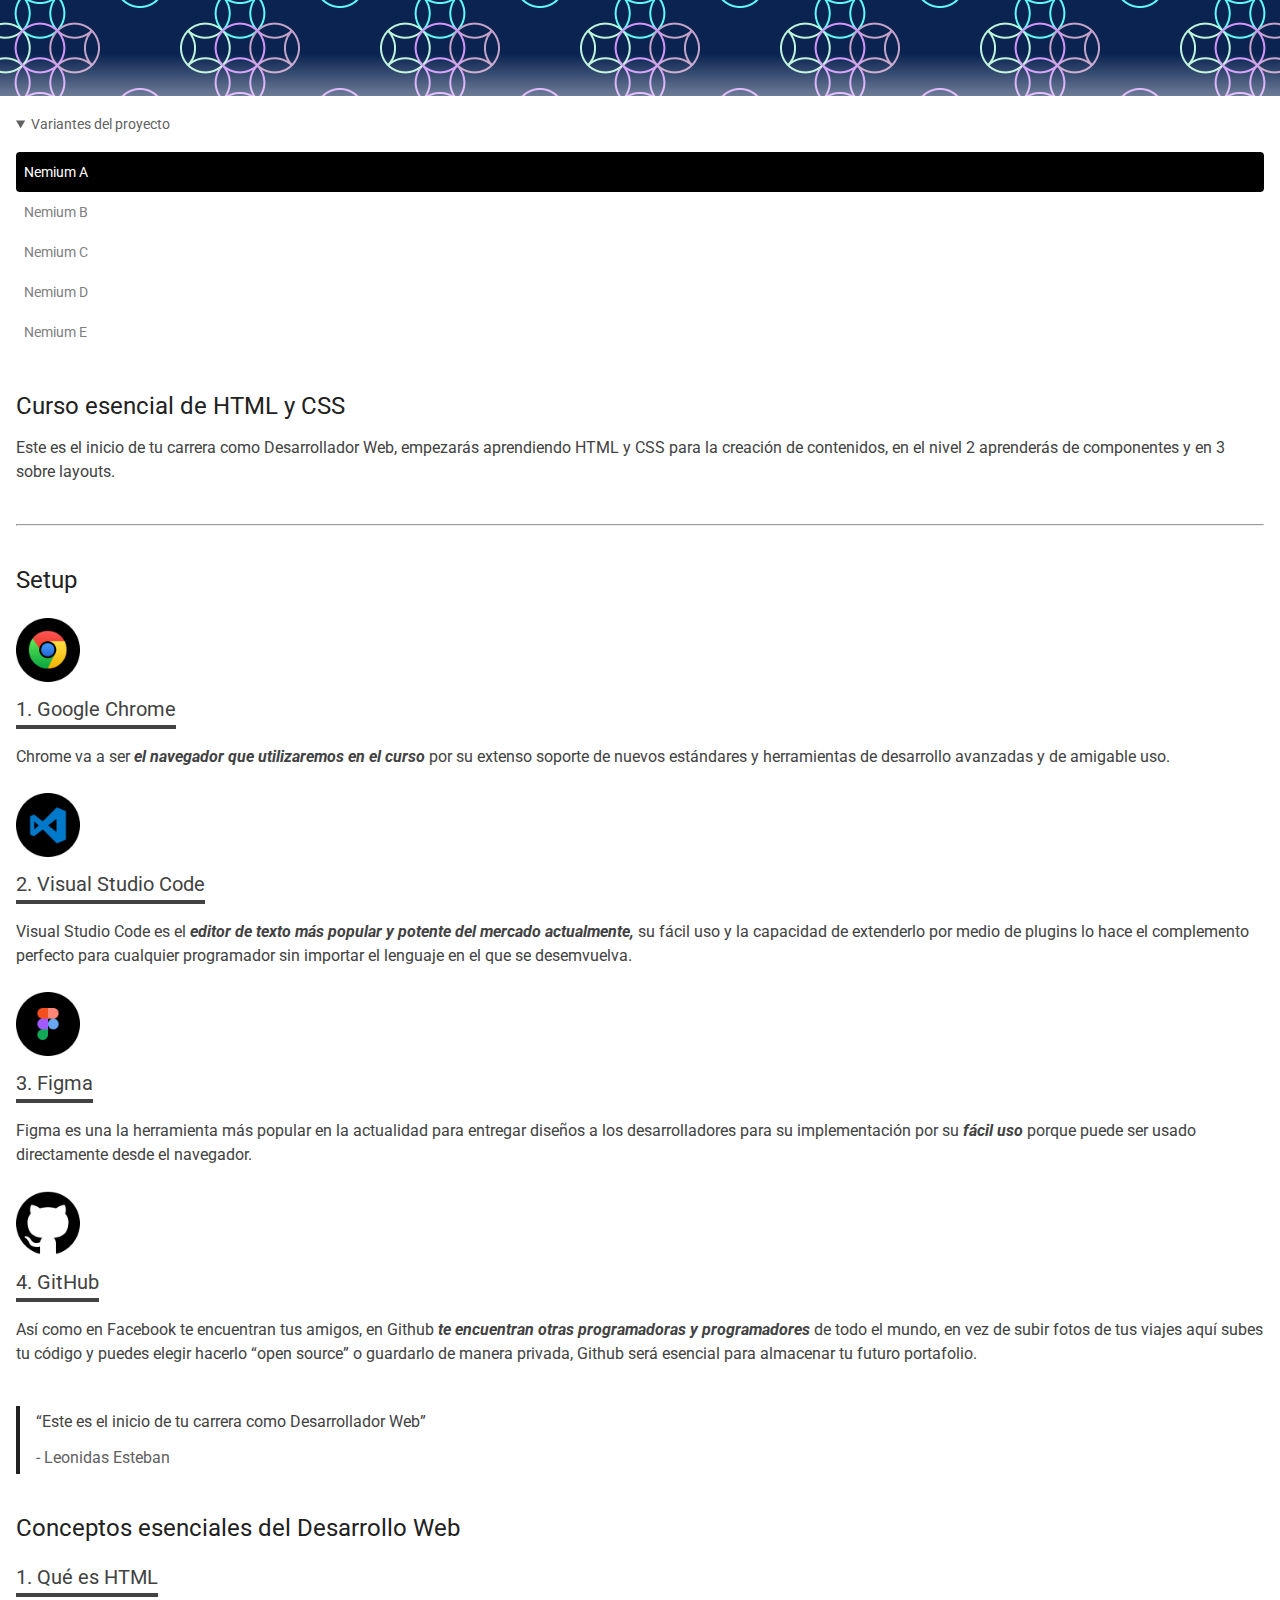
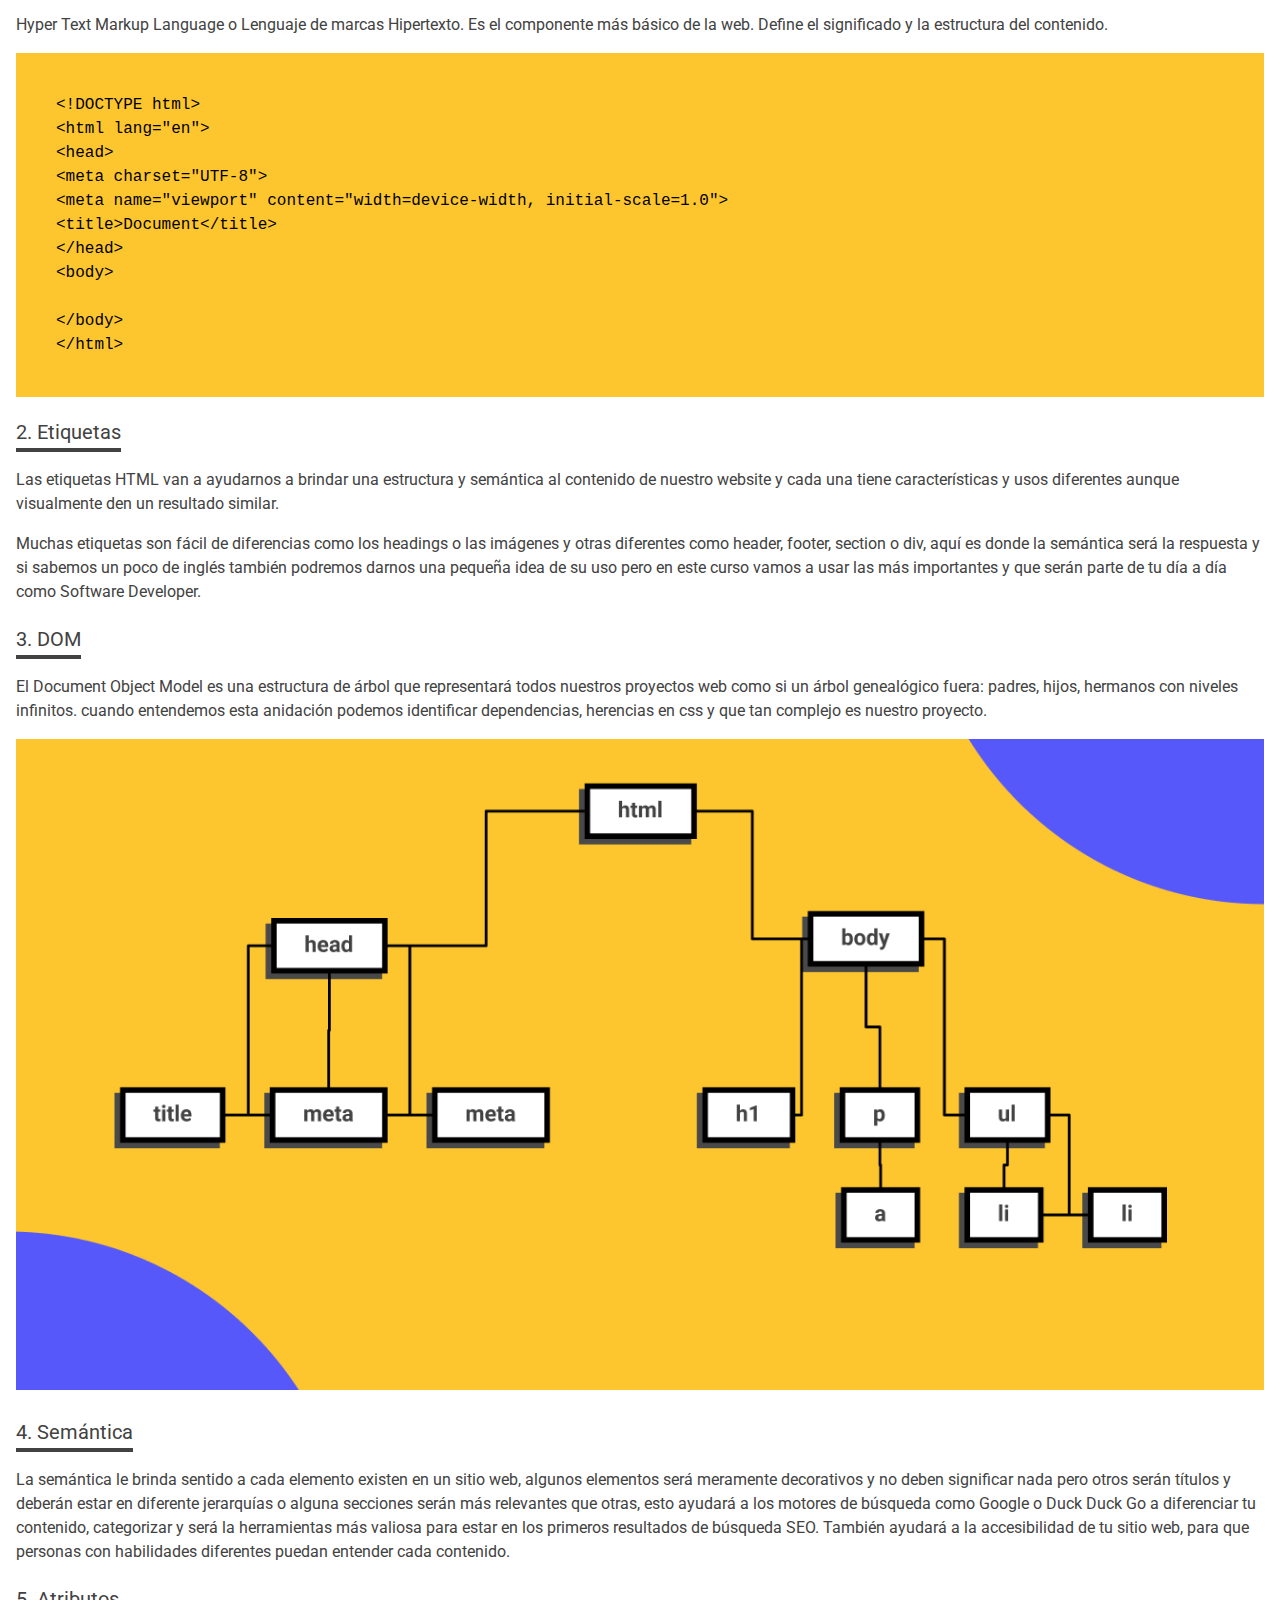
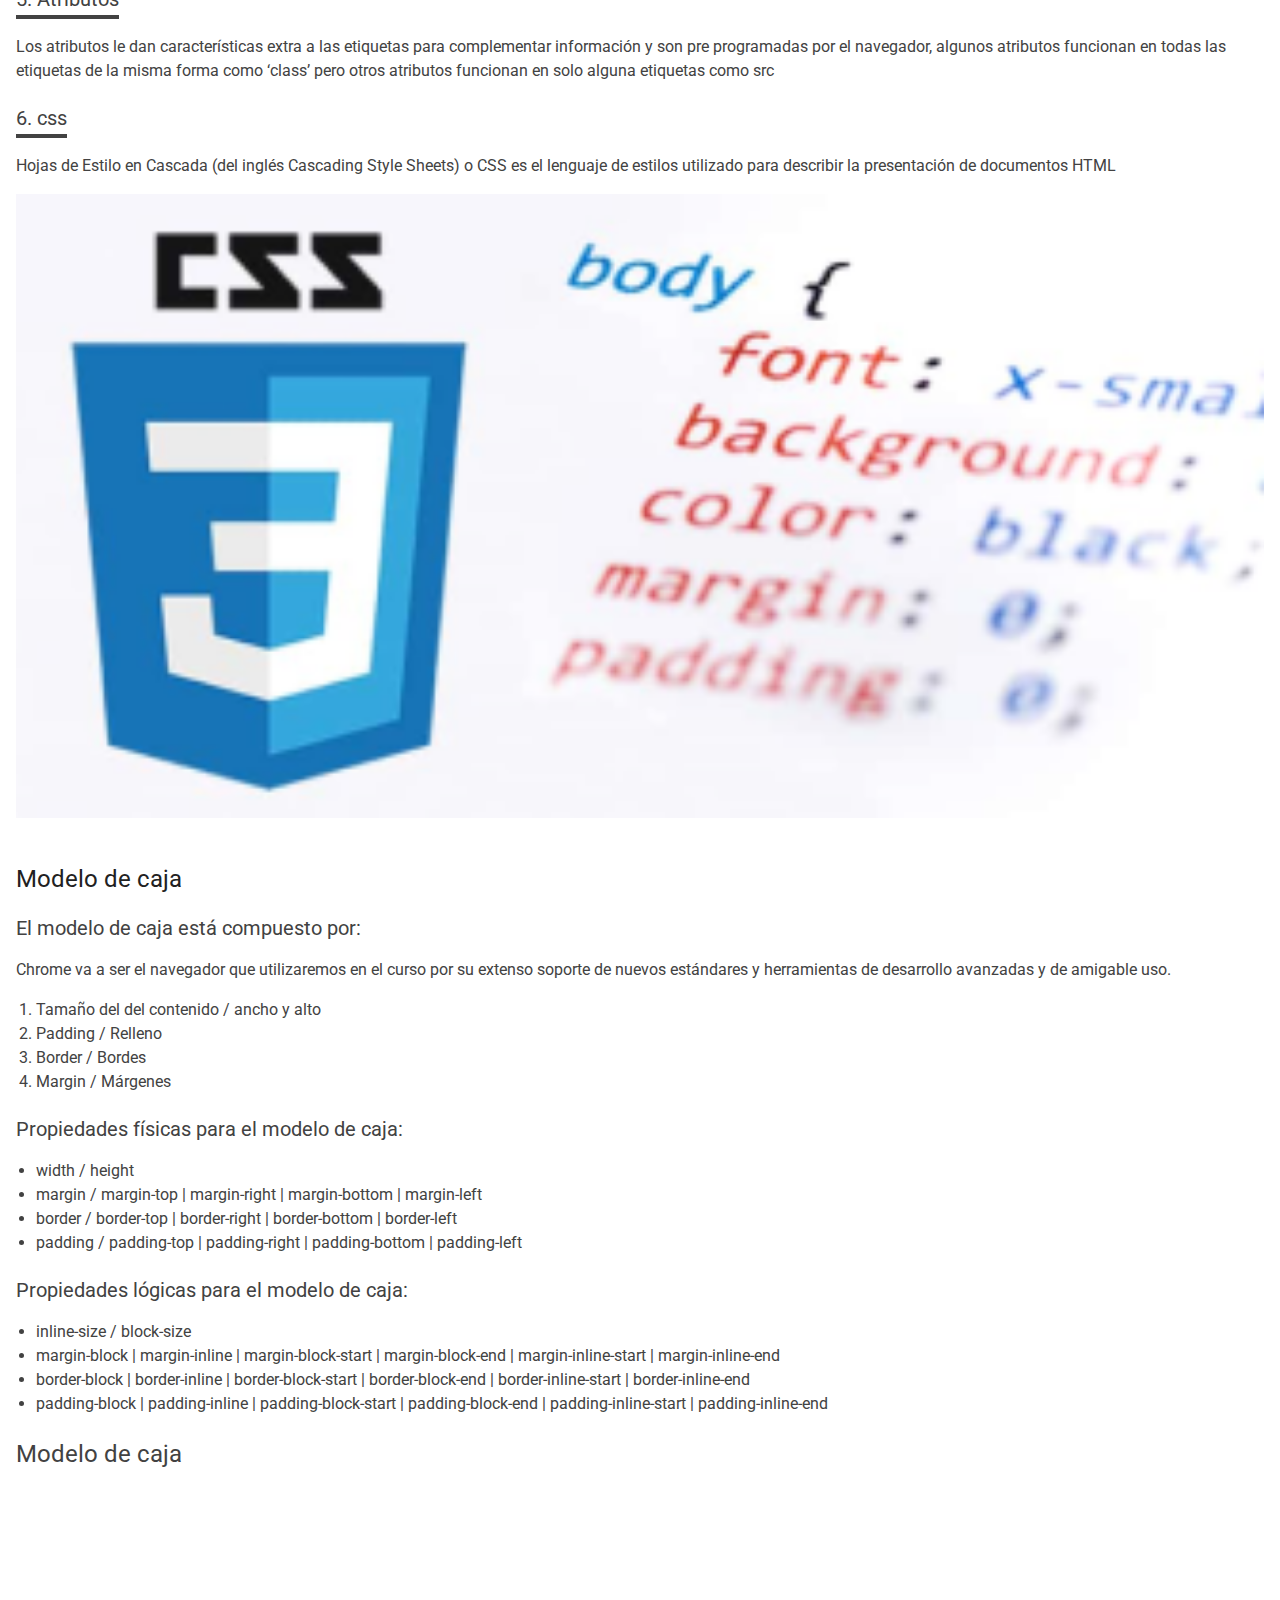
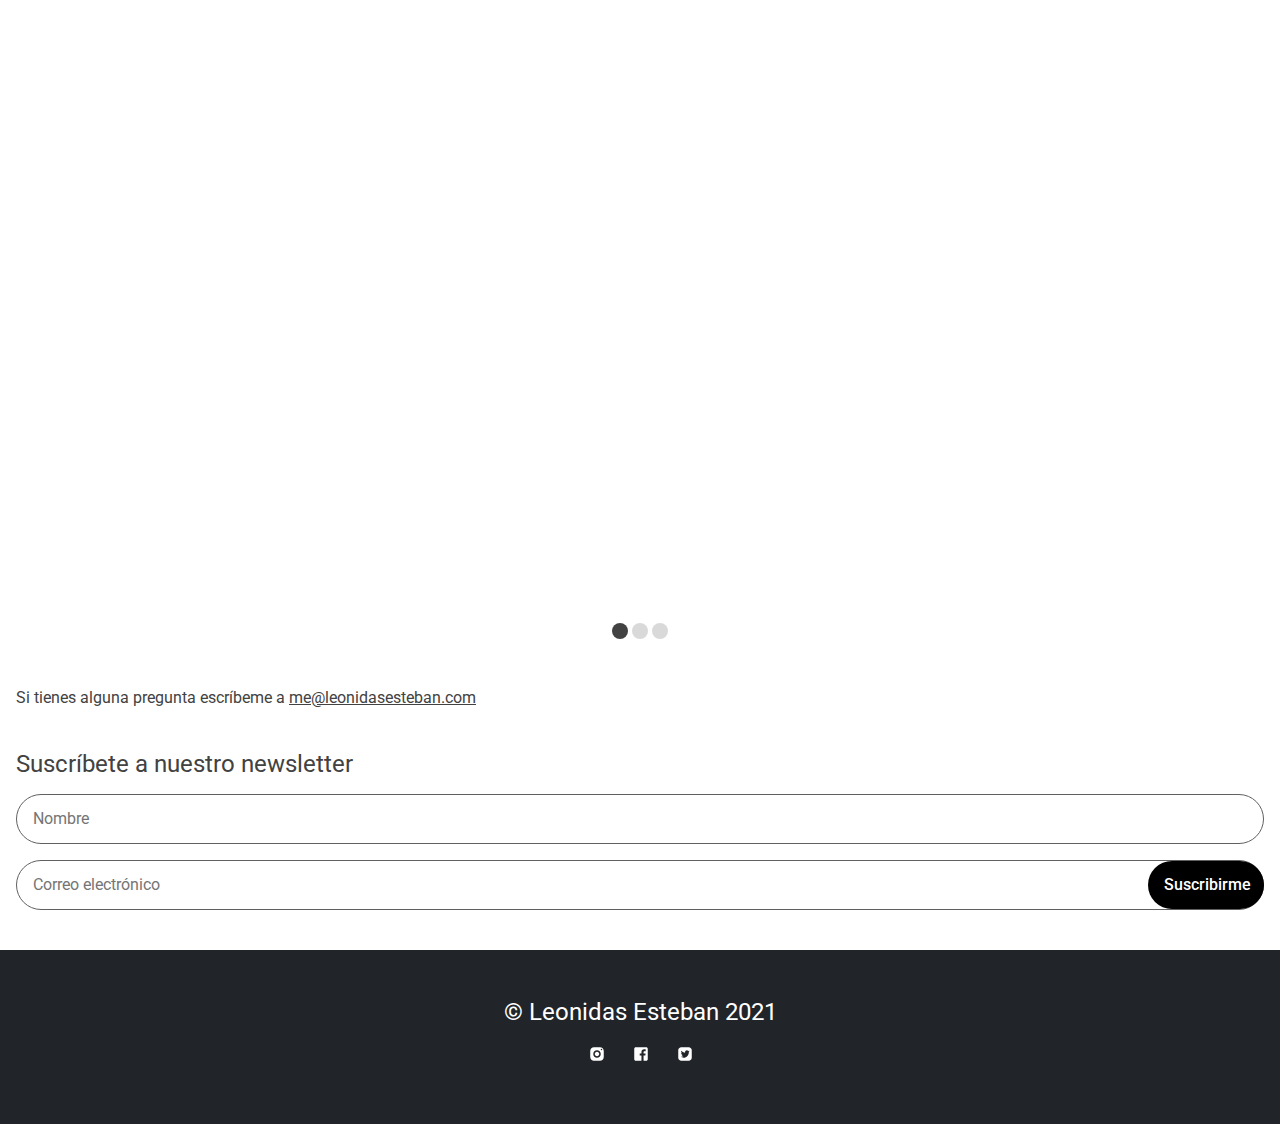
<file: html/index.html>
<!DOCTYPE html>
<html lang="en">
<head>
    <meta charset="UTF-8">
    <meta http-equiv="X-UA-Compatible" content="IE=edge">
    <meta name="viewport" content="width=device-width, initial-scale=1.0">
    <title>Nemium</title>
    <link rel="stylesheet" href="../css/style_A.css" type="text/css">
    <link rel="preconnect" href="https://fonts.gstatic.com">
    <link href="https://fonts.googleapis.com/css2?family=Roboto:ital,wght@0,400;0,500;1,700&display=swap" rel="stylesheet">
</head>
<body>
    <div class="hero"></div>
    <header class="header">
        <div class="wrapper">
            <div class="header-content">
                <nav class="header-content__nav">
                    <details open>
                        <summary>
                            Variantes del proyecto
                        </summary>
                        <ul>
                            <li><a href="#">Nemium A</a></li>
                            <li><a href="#">Nemium B</a></li>
                            <li><a href="#">Nemium C</a></li>
                            <li><a href="#">Nemium D</a></li>
                            <li><a href="#">Nemium E</a></li>
                        </ul>
                    </details>
                </nav>
                <nav class="header-content__nav">
                    <p>CONTENIDO</p>
                    <details open>
                        <summary>
                            Setup
                        </summary>
                        <ol>
                            <li><a href="#google">Google Chrome</a></li>
                            <li><a href="#vsc">Visual Studio Code</a></li>
                            <li><a href="#figma">Figma</a></li>
                            <li><a href="#github">GitHub</a></li>
                        </ol>
                    <details open>
                        <summary>
                            Conceptos esenciales del Desarrollo Web
                        </summary>
                        <ol>
                            <li><a href="#html">Qué es HTML</a></li>
                            <li><a href="#etiquetas">Etiquetas</a></li>
                            <li><a href="#dom">DOM</a></li>
                            <li><a href="#semantica">Semántica</a></li>
                            <li><a href="#atributos">Atributos</a></li>
                            <li><a href="#css">Qué es CSS</a></li>
                        </ol>
                    </details>
                </nav>
            </div>
        </div>
    </header>
    <main class="main">
        <div class="wrapper">
            <div class="main-content">
                <h1>
                    Curso esencial de HTML y CSS
                </h1>
                <p>
                    Este es el inicio de tu carrera como Desarrollador Web, empezarás aprendiendo HTML y CSS para la creación de contenidos, en el nivel 2 aprenderás de componentes y en 3 sobre layouts.
                </p>
            </div>

            <hr>
            <div class="main-content">
                <h2>Setup</h2>
                <figure class="logo">
                    <img src="../images/googleblack.png" alt="Logo de Google Chrome">
                </figure>
                <h3 id="google">Google Chrome</h3>
                <p>Chrome va a ser <i><b>el navegador que utilizaremos en el curso</b></i> por su extenso soporte de nuevos estándares y herramientas de desarrollo avanzadas y de amigable uso.</p>
                <figure class="logo">
                    <img src="../images/vscblack.png" alt="Logo de Visual Studio Code">
                </figure>
                <h3 id="vsc">Visual Studio Code</h3>
                <p>Visual Studio Code es el <i><b>editor de texto más popular y potente del mercado actualmente, </b></i> su fácil uso y la capacidad de extenderlo por medio de plugins lo hace el complemento perfecto para cualquier programador sin importar el lenguaje en el que se desemvuelva.</p>
                <figure class="logo">
                    <img src="../images/figmablack.png" alt="Logo de Figma">
                </figure>
                <h3 id="figma">Figma</h3>
                <p>Figma es una la herramienta más popular en la actualidad para entregar diseños a los desarrolladores para su implementación por su <i><b>fácil uso </b></i>porque puede ser usado directamente desde el navegador. </p>
                <figure class="logo">
                    <img src="../images/githubblack.png" alt="Logo de GitHub">
                </figure>
                <h3 id="github">GitHub</h3>
                <p>Así como en Facebook te encuentran tus amigos, en Github <i><b>te encuentran otras programadoras y programadores</b></i> de todo el mundo, en vez de subir fotos de tus viajes aquí subes tu código y puedes elegir hacerlo “open source” o guardarlo de manera privada, Github será esencial para almacenar tu futuro portafolio.</p>
                <blockquote>
                <p>
                    “Este es el inicio de tu carrera como Desarrollador Web”
                </p>
                <p>
                    <span>
                        - Leonidas Esteban
                    </span>
                </p>
                </blockquote>
            </div> 
            <div class="main-content">
                <h2>Conceptos esenciales del Desarrollo Web</h2>
                <h3 id="html">Qué es HTML</h3>
                <p>Hyper Text Markup Language o Lenguaje de marcas Hipertexto. Es el componente más básico de la web. Define el significado y la estructura del contenido.</p>
                <pre>
&lt;!DOCTYPE html&gt;
&lt;html lang=&quot;en&quot;&gt;
&lt;head&gt;
&lt;meta charset=&quot;UTF-8&quot;&gt;
&lt;meta name=&quot;viewport&quot; content=&quot;width=device-width, initial-scale=1.0&quot;&gt;
&lt;title&gt;Document&lt;/title&gt;
&lt;/head&gt;
&lt;body&gt;

&lt;/body&gt;
&lt;/html&gt;   </pre>
                <h3 id="etiquetas">Etiquetas</h3>
                <p>Las etiquetas HTML van a ayudarnos a brindar una estructura y semántica al contenido de nuestro website y cada una tiene características y usos diferentes aunque visualmente den un resultado similar.</p>
                <p>Muchas etiquetas son fácil de diferencias como los headings o las imágenes y otras diferentes como header, footer, section o div, aquí es donde la semántica será la respuesta y si sabemos un poco de inglés también podremos darnos una pequeña idea de su uso pero en este curso vamos a usar las más importantes y que serán parte de tu día a día como Software Developer.</p>
                <h3 id="dom">DOM</h3>
                <p>El Document Object Model es una estructura de árbol que representará todos nuestros proyectos web como si un árbol genealógico fuera: padres, hijos, hermanos con niveles infinitos. cuando entendemos esta anidación podemos identificar dependencias, herencias en css y que tan complejo es nuestro proyecto.</p>
                <figure>
                    <img src="../images/dom.png" alt="Representacion del Document Object Model" class="dom">
                </figure>
                <h3 id="semantica">Semántica</h3>
                <p>La semántica le brinda sentido a cada elemento existen en un sitio web, algunos elementos será meramente decorativos y no deben significar nada pero otros serán títulos y deberán estar en diferente jerarquías o alguna secciones serán más relevantes que otras, esto ayudará a los motores de búsqueda como Google o Duck Duck Go a diferenciar tu contenido, categorizar y será la herramientas más valiosa para estar en los primeros resultados de búsqueda SEO. También ayudará a la accesibilidad de tu sitio web, para que personas con habilidades diferentes puedan entender cada contenido.</p>
                <h3 id="atributos">Atributos</h3>
                <p>Los atributos le dan características extra a las etiquetas para complementar información y son pre programadas por el navegador, algunos atributos funcionan en todas las etiquetas de la misma forma como ‘class’ pero otros atributos funcionan en solo alguna etiquetas como src</p>
                <h3 id="css">css</h3>
                <p>Hojas de Estilo en Cascada (del inglés Cascading Style Sheets) o CSS es el lenguaje de estilos utilizado para describir la presentación de documentos HTML</p>
                <figure>
                    <img src="../images/css.png" alt="Imagen de CSS" class="css">
                </figure>
            </div>
            <div class="main-content">
                <h2>Modelo de caja</h2>
                <h3>El modelo de caja está compuesto por:</h3>
                <p>Chrome va a ser el navegador que utilizaremos en el curso por su extenso soporte de nuevos estándares y herramientas de desarrollo avanzadas y de amigable uso.</p>
                <ol>
                    <li>Tamaño del del contenido / ancho y alto</li>
                    <li>Padding / Relleno</li>
                    <li>Border / Bordes</li>
                    <li>Margin / Márgenes</li>
                </ol>
                <h3>Propiedades físicas para el modelo de caja:</h3>
                <ul>
                    <li>width / height</li>
                    <li>margin / margin-top | margin-right | margin-bottom | margin-left</li>
                    <li>border / border-top | border-right | border-bottom | border-left</li>
                    <li>padding / padding-top | padding-right | padding-bottom | padding-left</li>
                </ul>
                <h3>Propiedades lógicas para el modelo de caja:</h3>
                <ul>
                    <li>inline-size / block-size</li>
                    <li>margin-block | margin-inline | margin-block-start | margin-block-end | margin-inline-start | margin-inline-end</li>
                    <li>border-block | border-inline | border-block-start | border-block-end | border-inline-start | border-inline-end</li>
                    <li>padding-block | padding-inline | padding-block-start | padding-block-end | padding-inline-start | padding-inline-end</li>
                </ul>
            </div>
            <div class="main-content">
                <h2>Modelo de caja</h2>
                <div class="slider">
                    <scroll-container class="slider-container">
                        <scroll-page class="slider-slide" id="video-1">
                            <iframe class="video" width="560" height="315" src="https://www.youtube.com/embed/cuyYAYFI414" title="YouTube video player" frameborder="0" allow="accelerometer; autoplay; clipboard-write; encrypted-media; gyroscope; picture-in-picture" allowfullscreen></iframe>
                        </scroll-page>
                        <scroll-page class="slider-slide" id="video-2">
                            <iframe class="video" width="560" height="315" src="https://www.youtube.com/embed/GWAGgys6Qsw" title="YouTube video player" frameborder="0" allow="accelerometer; autoplay; clipboard-write; encrypted-media; gyroscope; picture-in-picture" allowfullscreen></iframe>
                        </scroll-page>
                        <scroll-page class="slider-slide" id="video-3">
                            <iframe class="video" width="560" height="315" src="https://www.youtube.com/embed/V79bslyDIT8" title="YouTube video player" frameborder="0" allow="accelerometer; autoplay; clipboard-write; encrypted-media; gyroscope; picture-in-picture" allowfullscreen></iframe>
                        </scroll-page>
                    </scroll-container>
                    <div class="slider-bullet-list">
                        <a href="#video-1" class="slider-bullet is-active"></a>
                        <a href="#video-2" class="slider-bullet"></a>
                        <a href="#video-3" class="slider-bullet"></a>
                    </div>
                </div>
            </div>
            <p>Si tienes alguna pregunta escríbeme a <a href="mailto:me@leonidasesteban.com">me@leonidasesteban.com</a></p>    
            <div class="main-content">
                <h2>Suscríbete a nuestro newsletter</h2>
                <form action="#" class="form">
                    <input type="text" placeholder="Nombre" required>
                    <input type="email" placeholder="Correo electrónico" required>
                    <button class="button">Suscribirme</button>
                </form>
            </div>
        </div>
    </main>
    <footer class="footer">
        <div class="footer-wrapper">
            <h2>© Leonidas Esteban 2021</h2>
            <div class="footer-social">
                <figure>
                    <img src="../images/instagram.svg" alt="Logo de Instagram">
                    <img src="../images/facebook.svg" alt="Logo de Facebook">
                    <img src="../images/twitter.svg" alt="Logo de Twitter">
                </figure>
            </div>
        </div>
    </footer>
</body>
</html>
</file>
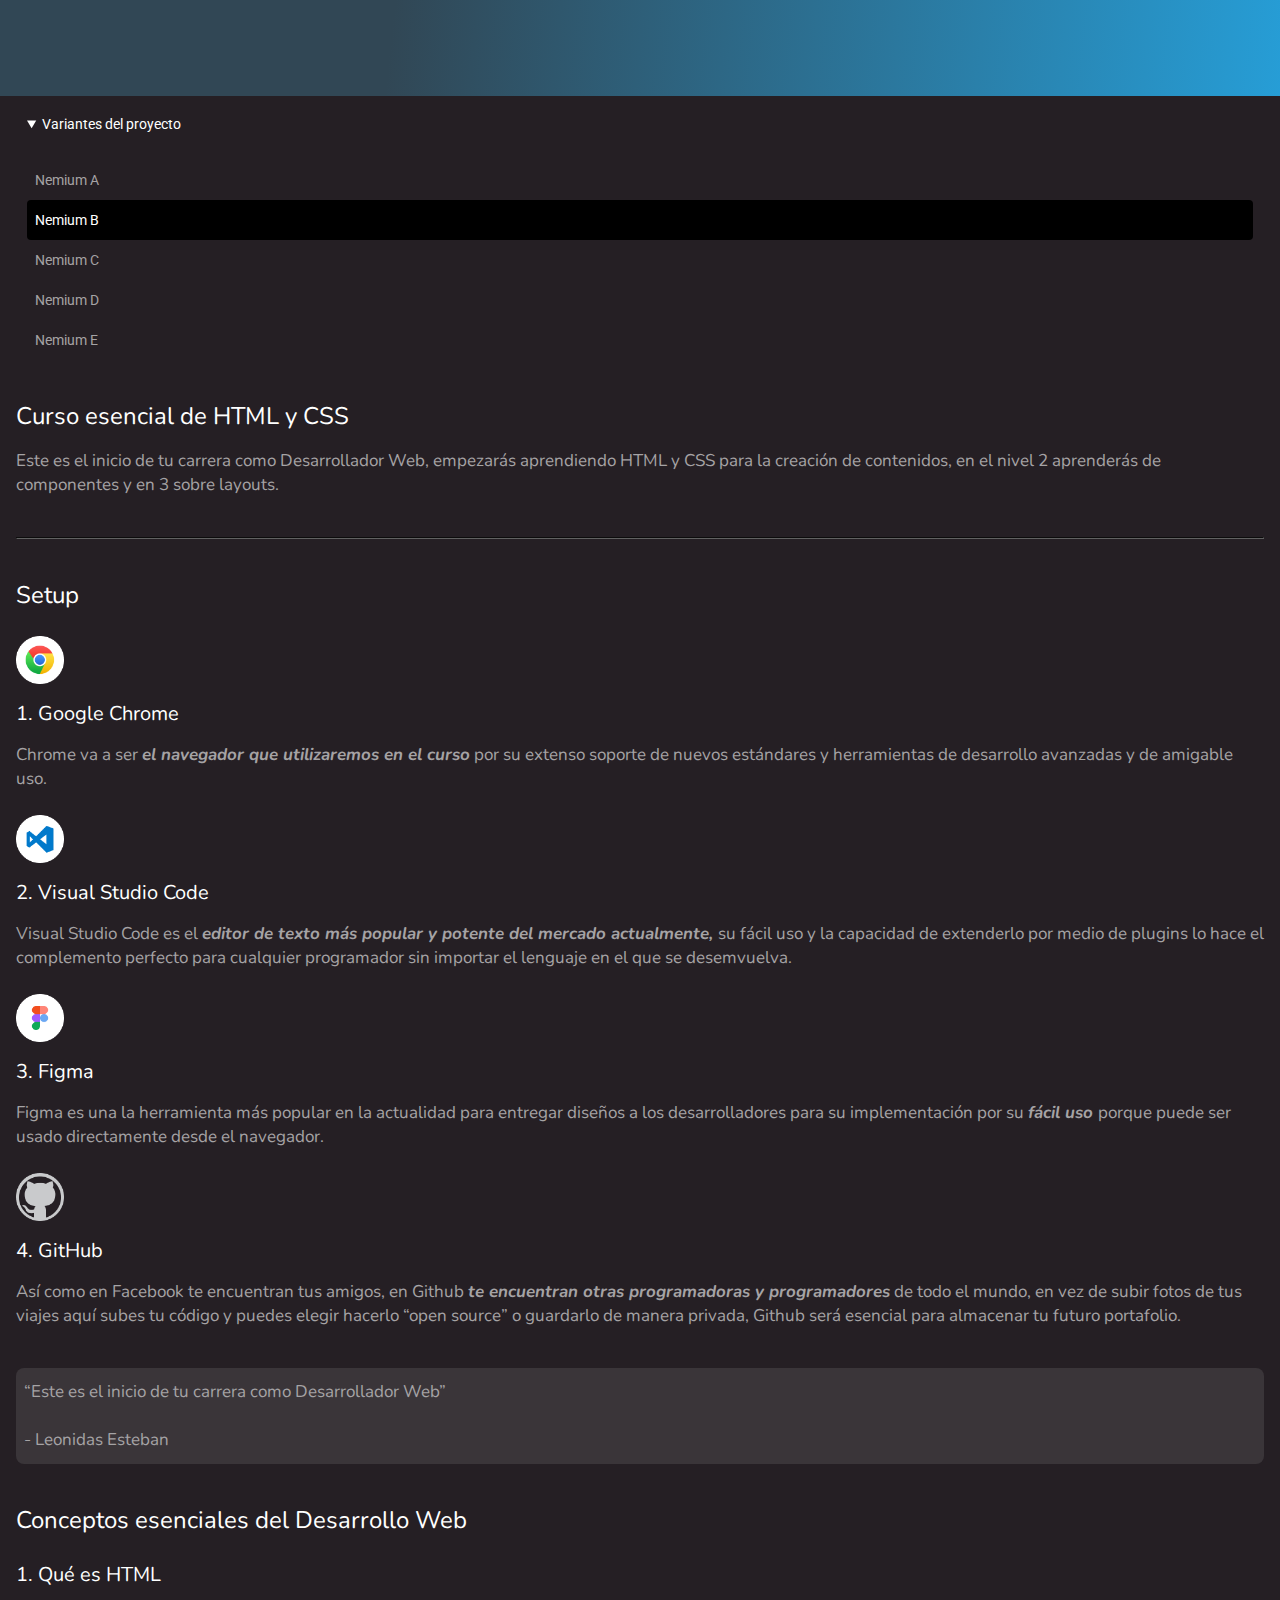
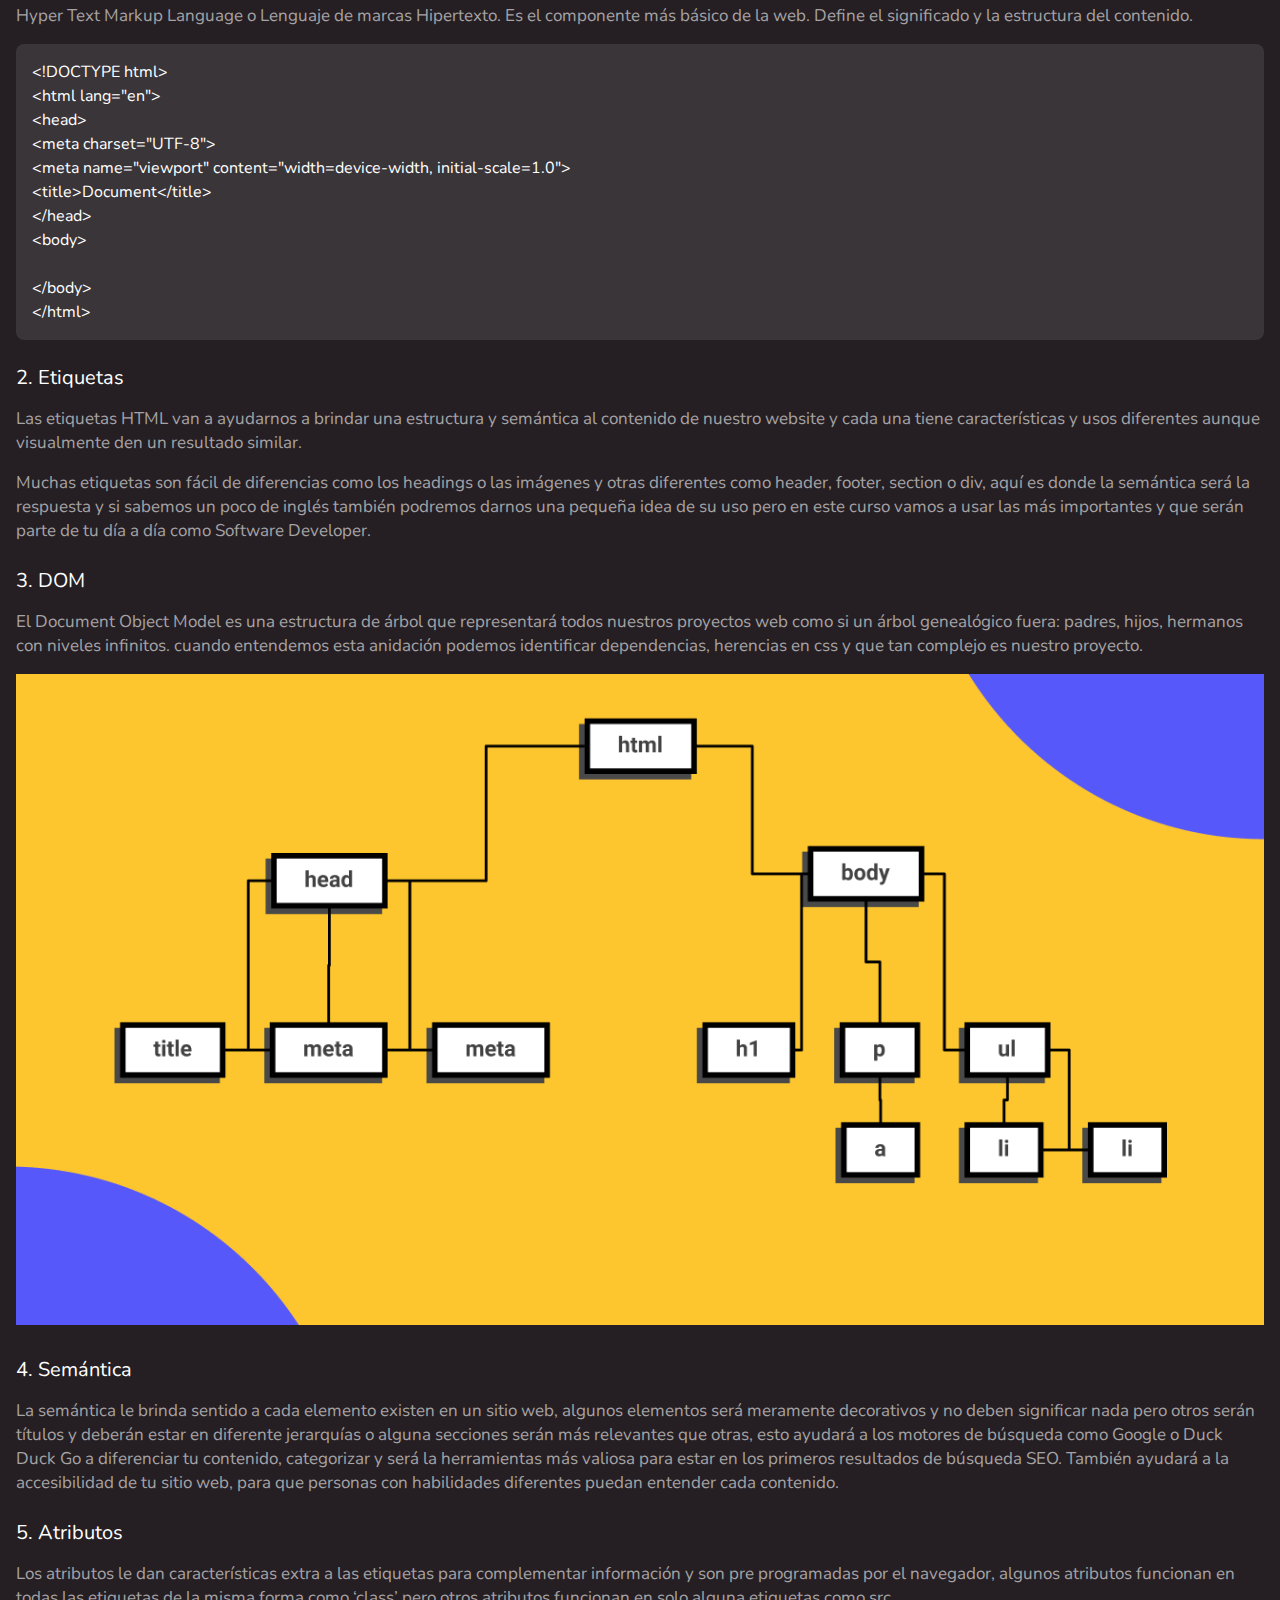
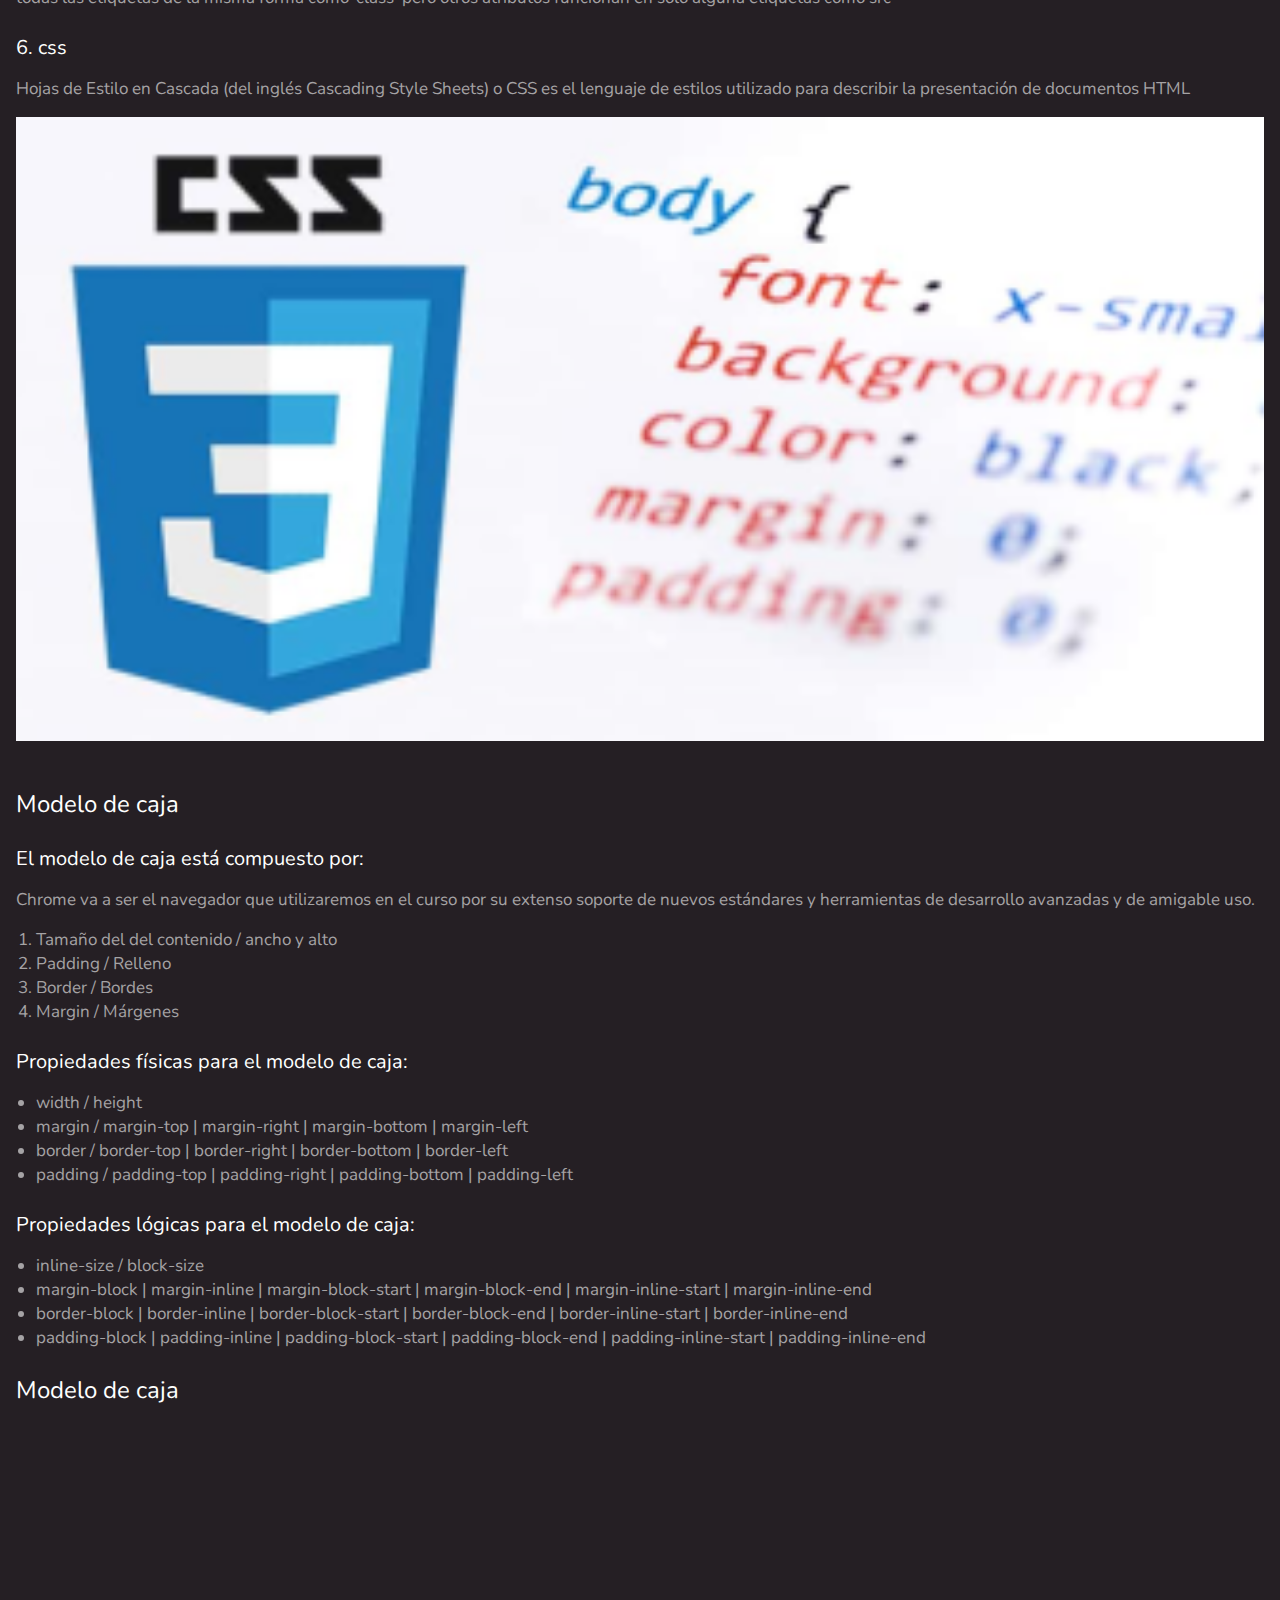
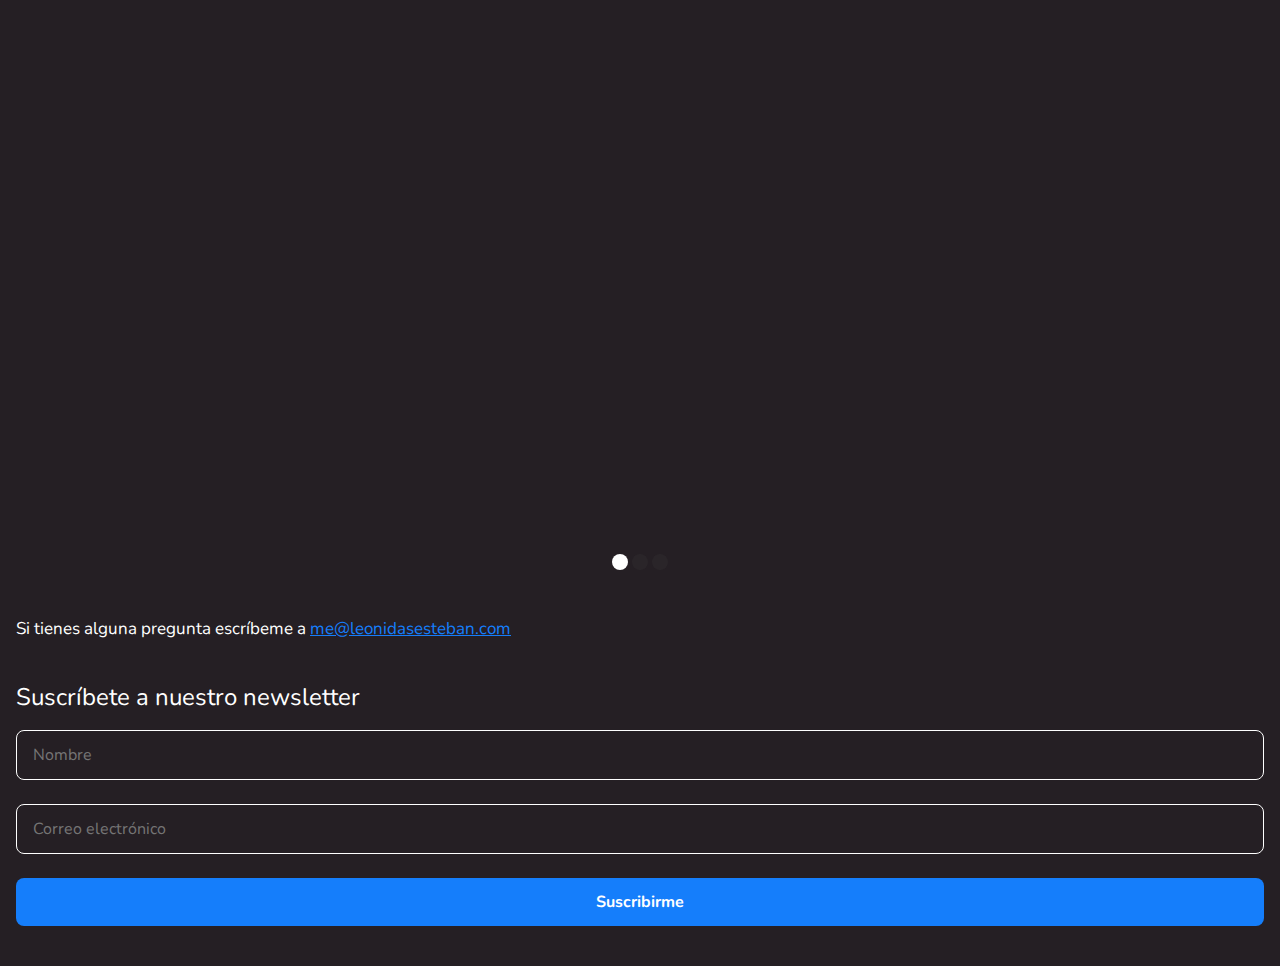
<file: html/nemiumB.html>
<!DOCTYPE html>
<html lang="en">
<head>
    <meta charset="UTF-8">
    <meta http-equiv="X-UA-Compatible" content="IE=edge">
    <meta name="viewport" content="width=device-width, initial-scale=1.0">
    <title>Nemium</title>
    <link rel="stylesheet" href="../css/style_B.css" type="text/css">
    <link rel="preconnect" href="https://fonts.gstatic.com">
    <link href="https://fonts.googleapis.com/css2?family=Roboto:ital,wght@0,400;0,500;1,700&display=swap" rel="stylesheet">
    <link rel="preconnect" href="https://fonts.gstatic.com">
    <link href="https://fonts.googleapis.com/css2?family=Nunito:wght@400;700&display=swap" rel="stylesheet">
</head>
<body>
    <div class="hero"></div>
    <header class="header">
        <div class="wrapper">
            <div class="header-content">
                <nav class="header-content__nav">
                    <details open>
                        <summary>
                            Variantes del proyecto
                        </summary>
                        <ul>
                            <li><a href="./index.html">Nemium A</a></li>
                            <li><a href="#">Nemium B</a></li>
                            <li><a href="./nemiumC.html">Nemium C</a></li>
                            <li><a href="./nemiumD.html">Nemium D</a></li>
                            <li><a href="./nemiumE.html">Nemium E</a></li>
                        </ul>
                    </details>
                </nav>
                <nav class="header-content__nav">
                    <p>CONTENIDO</p>
                    <details open>
                        <summary>
                            Setup
                        </summary>
                        <ol>
                            <li><a href="#google">Google Chrome</a></li>
                            <li><a href="#vsc">Visual Studio Code</a></li>
                            <li><a href="#figma">Figma</a></li>
                            <li><a href="#github">GitHub</a></li>
                        </ol>
                    </details>
                    <details open>
                        <summary>
                            Conceptos esenciales del Desarrollo Web
                        </summary>
                        <ol>
                            <li><a href="#html">Qué es HTML</a></li>
                            <li><a href="#etiquetas">Etiquetas</a></li>
                            <li><a href="#dom">DOM</a></li>
                            <li><a href="#semantica">Semántica</a></li>
                            <li><a href="#atributos">Atributos</a></li>
                            <li><a href="#css">Qué es CSS</a></li>
                        </ol>
                    </details>
                </nav>
            </div>
        </div>
    </header>
    <main class="main">
        <div class="wrapper">
            <div class="main-content">
                <h1>
                    Curso esencial de HTML y CSS
                </h1>
                <p>
                    Este es el inicio de tu carrera como Desarrollador Web, empezarás aprendiendo HTML y CSS para la creación de contenidos, en el nivel 2 aprenderás de componentes y en 3 sobre layouts.
                </p>
            </div>

            <hr>
            <div class="main-content">
                <h2>Setup</h2>
                <figure class="logo">
                    <img src="../images/googlewhite.png" alt="Logo de Google Chrome">
                </figure>
                <h3 id="google">Google Chrome</h3>
                <p>Chrome va a ser <i><b>el navegador que utilizaremos en el curso</b></i> por su extenso soporte de nuevos estándares y herramientas de desarrollo avanzadas y de amigable uso.</p>
                <figure class="logo">
                    <img src="../images/vscwhite.png" alt="Logo de Visual Studio Code">
                </figure>
                <h3 id="vsc">Visual Studio Code</h3>
                <p>Visual Studio Code es el <i><b>editor de texto más popular y potente del mercado actualmente, </b></i> su fácil uso y la capacidad de extenderlo por medio de plugins lo hace el complemento perfecto para cualquier programador sin importar el lenguaje en el que se desemvuelva.</p>
                <figure class="logo">
                    <img src="../images/figmawhite.png" alt="Logo de Figma">
                </figure>
                <h3 id="figma">Figma</h3>
                <p>Figma es una la herramienta más popular en la actualidad para entregar diseños a los desarrolladores para su implementación por su <i><b>fácil uso </b></i>porque puede ser usado directamente desde el navegador. </p>
                <figure class="logo">
                    <img src="../images/githubwhite.png" alt="Logo de GitHub">
                </figure>
                <h3 id="github">GitHub</h3>
                <p>Así como en Facebook te encuentran tus amigos, en Github <i><b>te encuentran otras programadoras y programadores</b></i> de todo el mundo, en vez de subir fotos de tus viajes aquí subes tu código y puedes elegir hacerlo “open source” o guardarlo de manera privada, Github será esencial para almacenar tu futuro portafolio.</p>
                <blockquote>
                <p>
                    “Este es el inicio de tu carrera como Desarrollador Web”
                </p>
                <p>
                    <span>
                        - Leonidas Esteban
                    </span>
                </p>
                </blockquote>
            </div> 
            <div class="main-content">
                <h2>Conceptos esenciales del Desarrollo Web</h2>
                <h3 id="html">Qué es HTML</h3>
                <p>Hyper Text Markup Language o Lenguaje de marcas Hipertexto. Es el componente más básico de la web. Define el significado y la estructura del contenido.</p>
                <pre>
&lt;!DOCTYPE html&gt;
&lt;html lang=&quot;en&quot;&gt;
&lt;head&gt;
&lt;meta charset=&quot;UTF-8&quot;&gt;
&lt;meta name=&quot;viewport&quot; content=&quot;width=device-width, initial-scale=1.0&quot;&gt;
&lt;title&gt;Document&lt;/title&gt;
&lt;/head&gt;
&lt;body&gt;

&lt;/body&gt;
&lt;/html&gt;   </pre>
                <h3 id="etiquetas">Etiquetas</h3>
                <p>Las etiquetas HTML van a ayudarnos a brindar una estructura y semántica al contenido de nuestro website y cada una tiene características y usos diferentes aunque visualmente den un resultado similar.</p>
                <p>Muchas etiquetas son fácil de diferencias como los headings o las imágenes y otras diferentes como header, footer, section o div, aquí es donde la semántica será la respuesta y si sabemos un poco de inglés también podremos darnos una pequeña idea de su uso pero en este curso vamos a usar las más importantes y que serán parte de tu día a día como Software Developer.</p>
                <h3 id="dom">DOM</h3>
                <p>El Document Object Model es una estructura de árbol que representará todos nuestros proyectos web como si un árbol genealógico fuera: padres, hijos, hermanos con niveles infinitos. cuando entendemos esta anidación podemos identificar dependencias, herencias en css y que tan complejo es nuestro proyecto.</p>
                <figure>
                    <img src="../images/dom.png" alt="Representacion del Document Object Model" class="dom">
                </figure>
                <h3 id="semantica">Semántica</h3>
                <p>La semántica le brinda sentido a cada elemento existen en un sitio web, algunos elementos será meramente decorativos y no deben significar nada pero otros serán títulos y deberán estar en diferente jerarquías o alguna secciones serán más relevantes que otras, esto ayudará a los motores de búsqueda como Google o Duck Duck Go a diferenciar tu contenido, categorizar y será la herramientas más valiosa para estar en los primeros resultados de búsqueda SEO. También ayudará a la accesibilidad de tu sitio web, para que personas con habilidades diferentes puedan entender cada contenido.</p>
                <h3 id="atributos">Atributos</h3>
                <p>Los atributos le dan características extra a las etiquetas para complementar información y son pre programadas por el navegador, algunos atributos funcionan en todas las etiquetas de la misma forma como ‘class’ pero otros atributos funcionan en solo alguna etiquetas como src</p>
                <h3 id="css">css</h3>
                <p>Hojas de Estilo en Cascada (del inglés Cascading Style Sheets) o CSS es el lenguaje de estilos utilizado para describir la presentación de documentos HTML</p>
                <figure class="imgage_css">
                    <img src="../images/css.png" alt="Imagen de CSS" class="css">
                </figure>
            </div>
            <div class="main-content">
                <h2>Modelo de caja</h2>
                <h3>El modelo de caja está compuesto por:</h3>
                <p>Chrome va a ser el navegador que utilizaremos en el curso por su extenso soporte de nuevos estándares y herramientas de desarrollo avanzadas y de amigable uso.</p>
                <ol>
                    <li>Tamaño del del contenido / ancho y alto</li>
                    <li>Padding / Relleno</li>
                    <li>Border / Bordes</li>
                    <li>Margin / Márgenes</li>
                </ol>
                <h3>Propiedades físicas para el modelo de caja:</h3>
                <ul>
                    <li>width / height</li>
                    <li>margin / margin-top | margin-right | margin-bottom | margin-left</li>
                    <li>border / border-top | border-right | border-bottom | border-left</li>
                    <li>padding / padding-top | padding-right | padding-bottom | padding-left</li>
                </ul>
                <h3>Propiedades lógicas para el modelo de caja:</h3>
                <ul>
                    <li>inline-size / block-size</li>
                    <li>margin-block | margin-inline | margin-block-start | margin-block-end | margin-inline-start | margin-inline-end</li>
                    <li>border-block | border-inline | border-block-start | border-block-end | border-inline-start | border-inline-end</li>
                    <li>padding-block | padding-inline | padding-block-start | padding-block-end | padding-inline-start | padding-inline-end</li>
                </ul>
            </div>
            <div class="main-content">
                <h2>Modelo de caja</h2>
                <div class="slider">
                    <scroll-container class="slider-container">
                        <scroll-page class="slider-slide" id="video-1">
                            <iframe class="video" width="560" height="315" src="https://www.youtube.com/embed/cuyYAYFI414" title="YouTube video player" frameborder="0" allow="accelerometer; autoplay; clipboard-write; encrypted-media; gyroscope; picture-in-picture" allowfullscreen></iframe>
                        </scroll-page>
                        <scroll-page class="slider-slide" id="video-2">
                            <iframe class="video" width="560" height="315" src="https://www.youtube.com/embed/GWAGgys6Qsw" title="YouTube video player" frameborder="0" allow="accelerometer; autoplay; clipboard-write; encrypted-media; gyroscope; picture-in-picture" allowfullscreen></iframe>
                        </scroll-page>
                        <scroll-page class="slider-slide" id="video-3">
                            <iframe class="video" width="560" height="315" src="https://www.youtube.com/embed/V79bslyDIT8" title="YouTube video player" frameborder="0" allow="accelerometer; autoplay; clipboard-write; encrypted-media; gyroscope; picture-in-picture" allowfullscreen></iframe>
                        </scroll-page>
                    </scroll-container>
                    <div class="slider-bullet-list">
                        <a href="#video-1" class="slider-bullet is-active"></a>
                        <a href="#video-2" class="slider-bullet"></a>
                        <a href="#video-3" class="slider-bullet"></a>
                    </div>
                </div>
            </div>
            <p>Si tienes alguna pregunta escríbeme a <a href="mailto:me@leonidasesteban.com">me@leonidasesteban.com</a></p>    
            <div class="main-content">
                <h2>Suscríbete a nuestro newsletter</h2>
                <form action="#" class="form">
                    <input type="text" placeholder="Nombre" required>
                    <input type="email" placeholder="Correo electrónico" required>
                    <button class="button">Suscribirme</button>
                </form>
            </div>
        </div>
    </main>
    <footer class="footer">
        <div class="footer-wrapper">
            <h2>© Leonidas Esteban 2021</h2>
            <div class="footer-social">
                <figure>
                    <a href="#"><img src="../images/instagram.svg" alt="Logo de Instagram"></a>
                    <a href="#"><img src="../images/facebook.svg" alt="Logo de Facebook"></a>
                    <a href="#"><img src="../images/twitter.svg" alt="Logo de Twitter"></a>
                </figure>
            </div>
        </div>
    </footer>
</body>
</html>
</file>
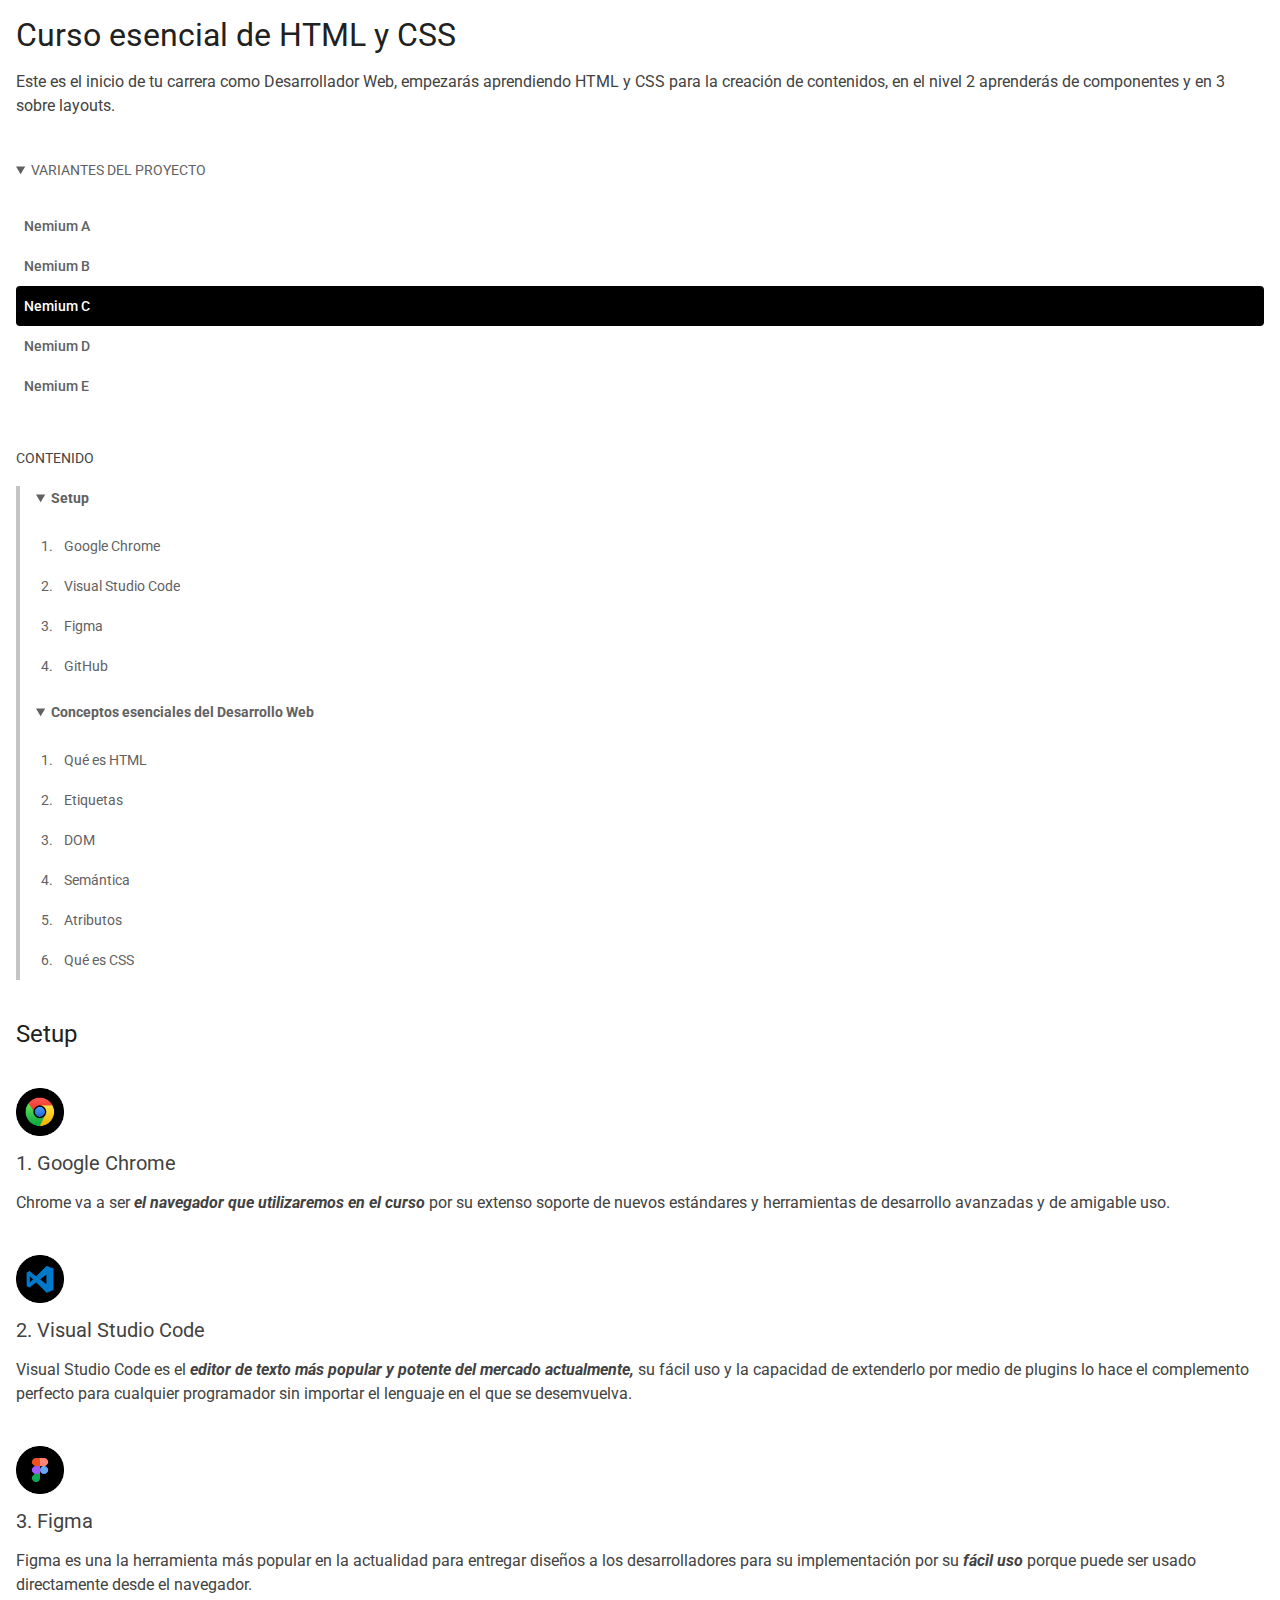
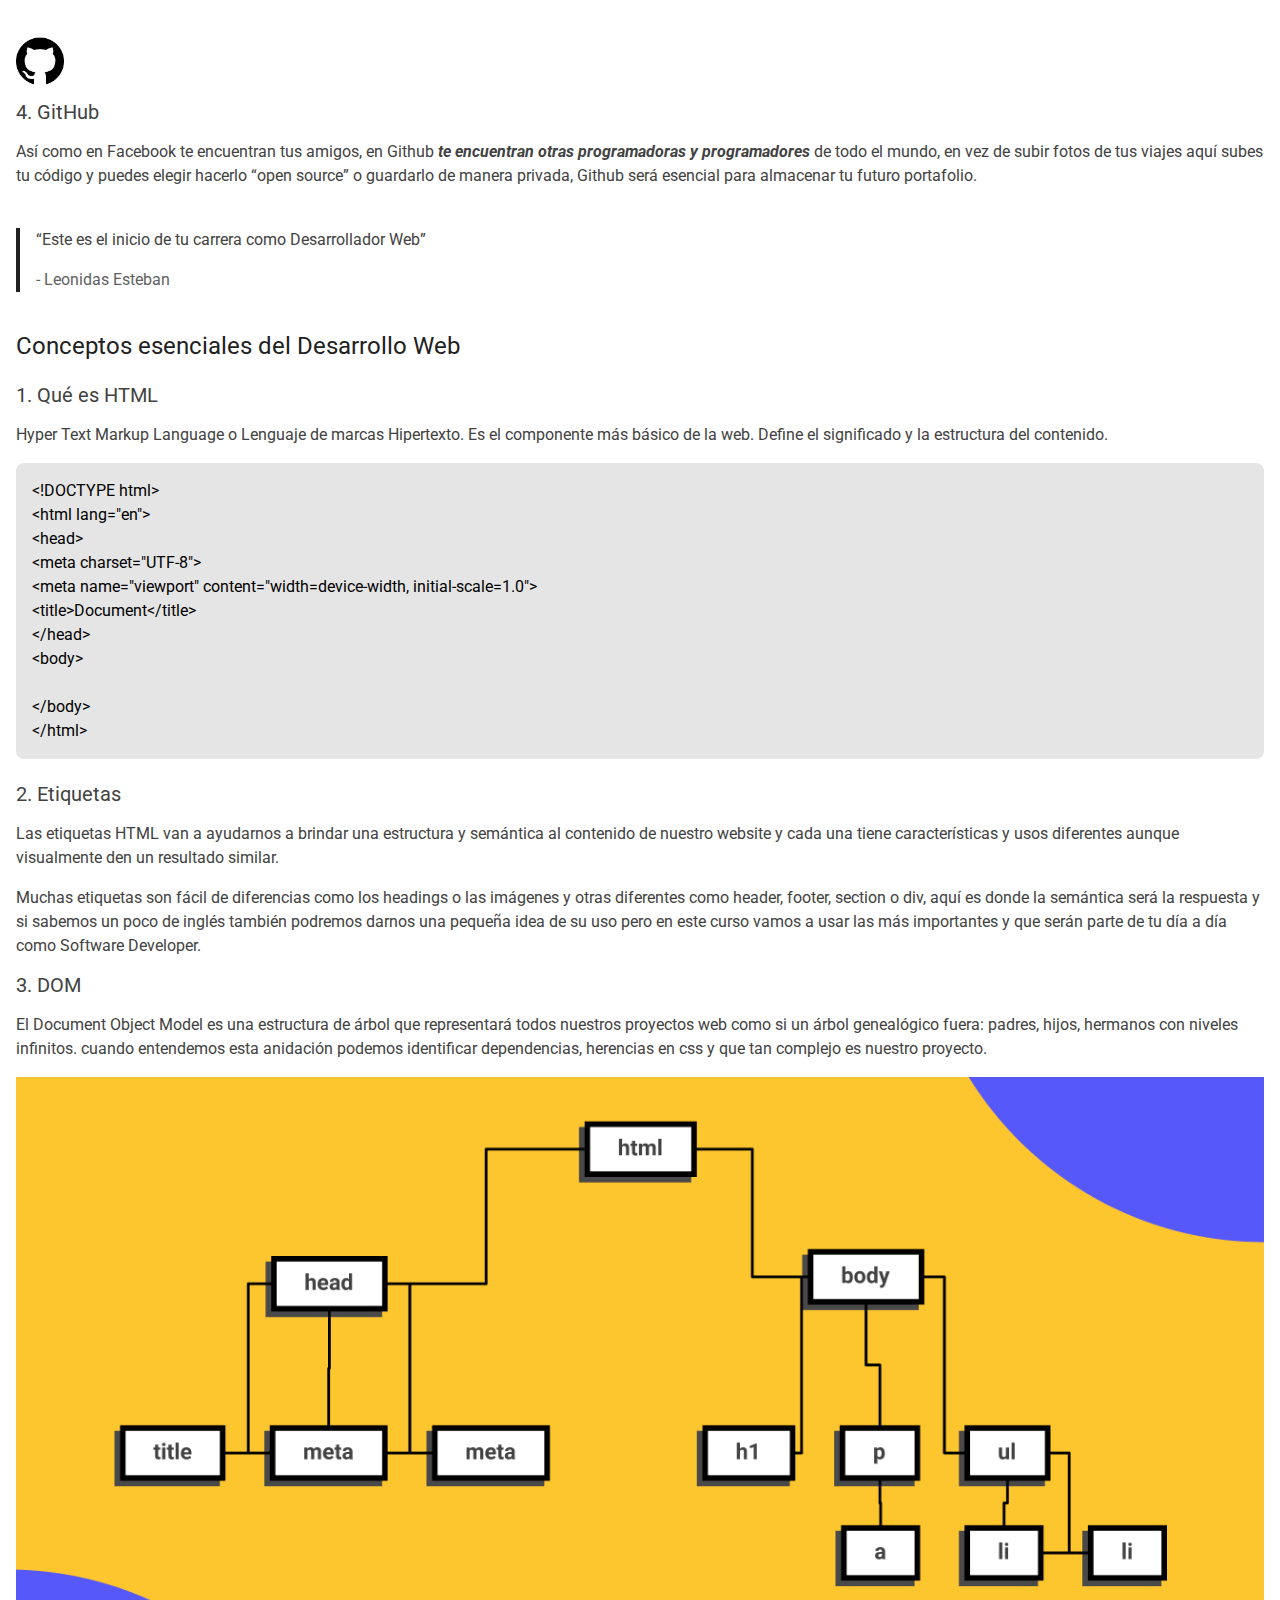
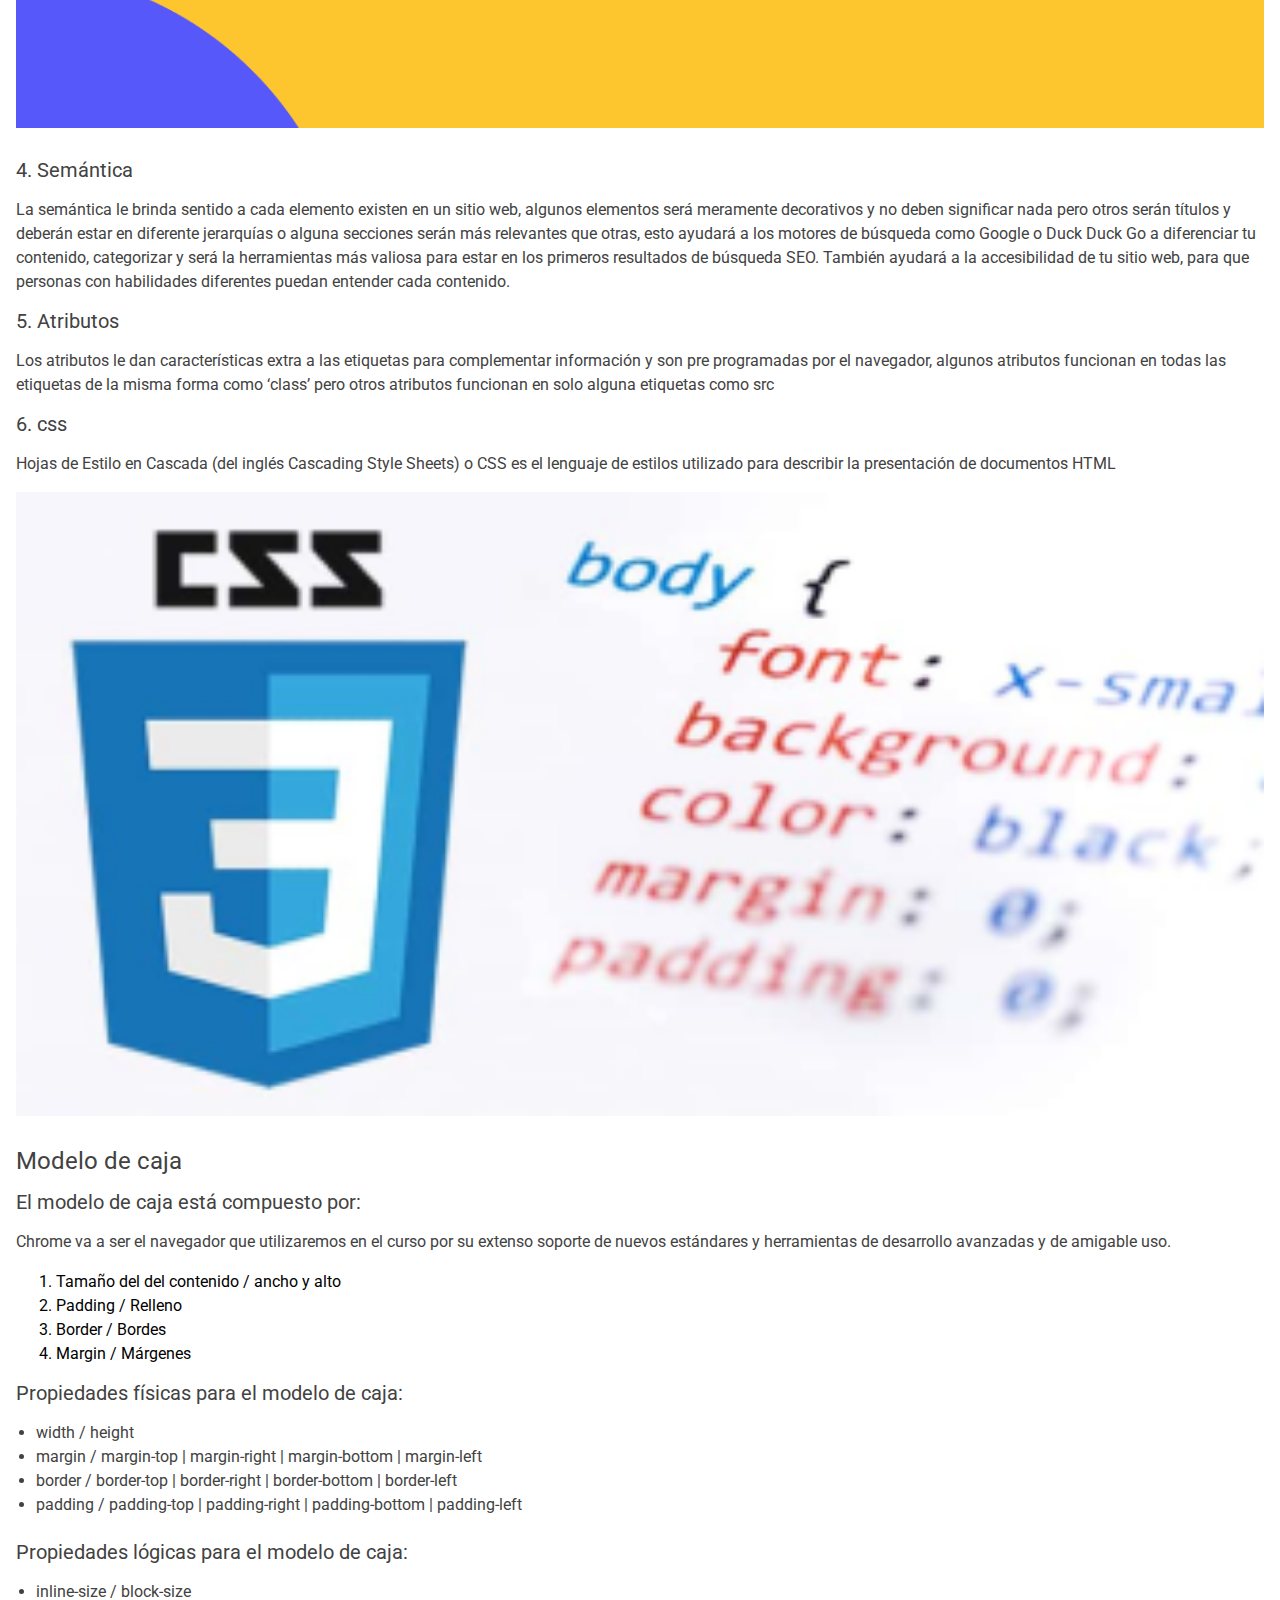
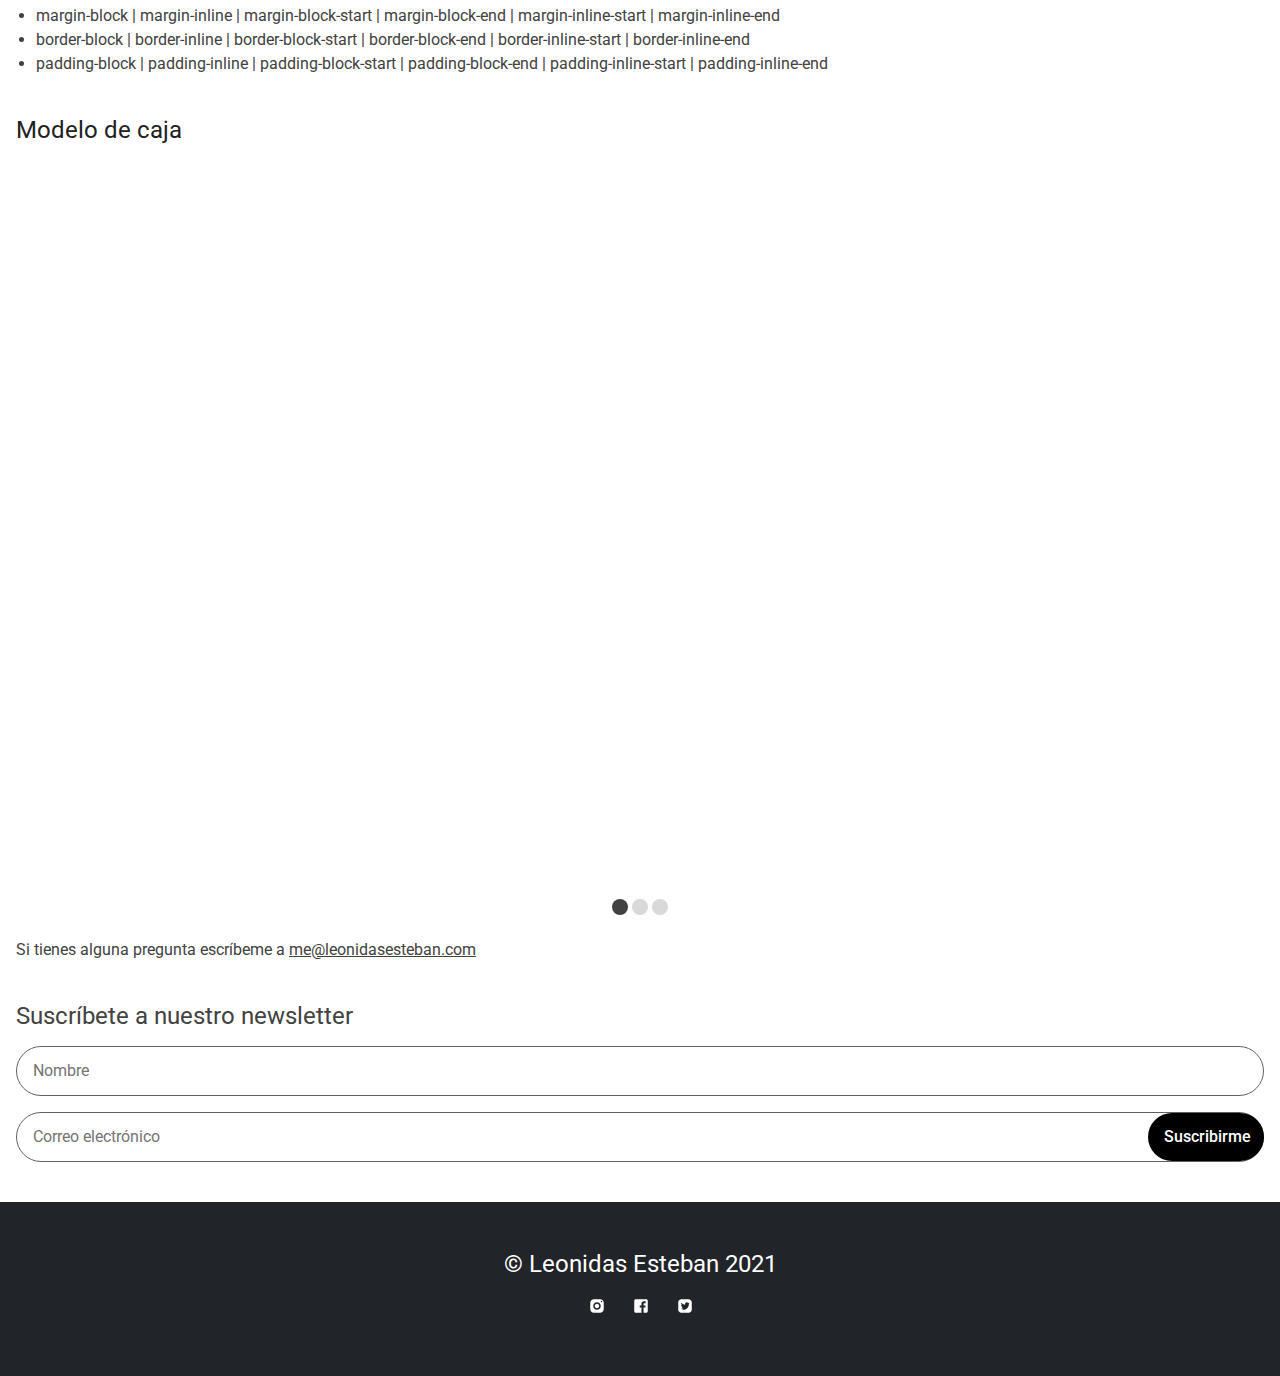
<file: html/nemiumC.html>
<!DOCTYPE html>
<html lang="en">
<head>
    <meta charset="UTF-8">
    <meta http-equiv="X-UA-Compatible" content="IE=edge">
    <meta name="viewport" content="width=device-width, initial-scale=1.0">
    <title>Nemium</title>
    <link rel="stylesheet" href="../css/style_C.css" type="text/css">
    <link rel="preconnect" href="https://fonts.gstatic.com">
    <link href="https://fonts.googleapis.com/css2?family=Roboto:ital,wght@0,400;0,500;1,700&display=swap" rel="stylesheet">
</head>
<body>
    
    </div>
    <main class="main">
        <div class="wrapper">
            <div class="main-content">
                <h1>
                    Curso esencial de HTML y CSS
                </h1>
                <p>
                    Este es el inicio de tu carrera como Desarrollador Web, empezarás aprendiendo HTML y CSS para la creación de contenidos, en el nivel 2 aprenderás de componentes y en 3 sobre layouts.
                </p>
            </div>

            <div class="header">
                <div class="header-content">
                    <nav class="header-content__nav">
                        <details open>
                            <summary>
                                Variantes del proyecto
                            </summary>
                            <ul>
                                <li><a href="./index.html">Nemium A</a></li>
                                <li><a href="./nemiumB.html">Nemium B</a></li>
                                <li><a href="#">Nemium C</a></li>
                                <li><a href="./nemiumD.html">Nemium D</a></li>
                                <li><a href="./nemiumE.html">Nemium E</a></li>
                            </ul>
                        </details>
                    </nav>
                    <p>CONTENIDO</p>
                    <nav class="header-content__nav">
                        <details open>
                            <summary>
                                Setup
                            </summary>
                            <ol>
                                <li><a href="#google">Google Chrome</a></li>
                                <li><a href="#vsc">Visual Studio Code</a></li>
                                <li><a href="#figma">Figma</a></li>
                                <li><a href="#github">GitHub</a></li>
                            </ol>
                        </details>
                        <details open>
                            <summary>
                                Conceptos esenciales del Desarrollo Web
                            </summary>
                            <ol>
                                <li><a href="#html">Qué es HTML</a></li>
                                <li><a href="#etiquetas">Etiquetas</a></li>
                                <li><a href="#dom">DOM</a></li>
                                <li><a href="#semantica">Semántica</a></li>
                                <li><a href="#atributos">Atributos</a></li>
                                <li><a href="#css">Qué es CSS</a></li>
                            </ol>
                        </details>
                    </nav>
                </div>
            </div>
            
            <hr>

            <div class="main-content">
                <h2>Setup</h2>
                <figure class="logo">
                    <img src="../images/googleblack.png" alt="Logo de Google Chrome">
                </figure>
                <h3 id="google">Google Chrome</h3>
                <p>Chrome va a ser <i><b>el navegador que utilizaremos en el curso</b></i> por su extenso soporte de nuevos estándares y herramientas de desarrollo avanzadas y de amigable uso.</p>
                <figure class="logo">
                    <img src="../images/vscblack.png" alt="Logo de Visual Studio Code">
                </figure>
                <h3 id="vsc">Visual Studio Code</h3>
                <p>Visual Studio Code es el <i><b>editor de texto más popular y potente del mercado actualmente, </b></i> su fácil uso y la capacidad de extenderlo por medio de plugins lo hace el complemento perfecto para cualquier programador sin importar el lenguaje en el que se desemvuelva.</p>
                <figure class="logo">
                    <img src="../images/figmablack.png" alt="Logo de Figma">
                </figure>
                <h3 id="figma">Figma</h3>
                <p>Figma es una la herramienta más popular en la actualidad para entregar diseños a los desarrolladores para su implementación por su <i><b>fácil uso </b></i>porque puede ser usado directamente desde el navegador. </p>
                <figure class="logo">
                    <img src="../images/githubblack.png" alt="Logo de GitHub">
                </figure>
                <h3 id="github">GitHub</h3>
                <p>Así como en Facebook te encuentran tus amigos, en Github <i><b>te encuentran otras programadoras y programadores</b></i> de todo el mundo, en vez de subir fotos de tus viajes aquí subes tu código y puedes elegir hacerlo “open source” o guardarlo de manera privada, Github será esencial para almacenar tu futuro portafolio.</p>
                <blockquote>
                <p>
                    “Este es el inicio de tu carrera como Desarrollador Web”
                </p>
                <p>
                    <span>
                        - Leonidas Esteban
                    </span>
                </p>
                </blockquote>
            </div> 
            <div class="main-content">
                <h2>Conceptos esenciales del Desarrollo Web</h2>
                <h3 id="html">Qué es HTML</h3>
                <p>Hyper Text Markup Language o Lenguaje de marcas Hipertexto. Es el componente más básico de la web. Define el significado y la estructura del contenido.</p>
                <pre>
&lt;!DOCTYPE html&gt;
&lt;html lang=&quot;en&quot;&gt;
&lt;head&gt;
&lt;meta charset=&quot;UTF-8&quot;&gt;
&lt;meta name=&quot;viewport&quot; content=&quot;width=device-width, initial-scale=1.0&quot;&gt;
&lt;title&gt;Document&lt;/title&gt;
&lt;/head&gt;
&lt;body&gt;

&lt;/body&gt;
&lt;/html&gt;   </pre>
                <h3 id="etiquetas">Etiquetas</h3>
                <p>Las etiquetas HTML van a ayudarnos a brindar una estructura y semántica al contenido de nuestro website y cada una tiene características y usos diferentes aunque visualmente den un resultado similar.</p>
                <p>Muchas etiquetas son fácil de diferencias como los headings o las imágenes y otras diferentes como header, footer, section o div, aquí es donde la semántica será la respuesta y si sabemos un poco de inglés también podremos darnos una pequeña idea de su uso pero en este curso vamos a usar las más importantes y que serán parte de tu día a día como Software Developer.</p>
                <h3 id="dom">DOM</h3>
                <p>El Document Object Model es una estructura de árbol que representará todos nuestros proyectos web como si un árbol genealógico fuera: padres, hijos, hermanos con niveles infinitos. cuando entendemos esta anidación podemos identificar dependencias, herencias en css y que tan complejo es nuestro proyecto.</p>
                <figure>
                    <img src="../images/dom.png" alt="Representacion del Document Object Model" class="dom">
                </figure>
                <h3 id="semantica">Semántica</h3>
                <p>La semántica le brinda sentido a cada elemento existen en un sitio web, algunos elementos será meramente decorativos y no deben significar nada pero otros serán títulos y deberán estar en diferente jerarquías o alguna secciones serán más relevantes que otras, esto ayudará a los motores de búsqueda como Google o Duck Duck Go a diferenciar tu contenido, categorizar y será la herramientas más valiosa para estar en los primeros resultados de búsqueda SEO. También ayudará a la accesibilidad de tu sitio web, para que personas con habilidades diferentes puedan entender cada contenido.</p>
                <h3 id="atributos">Atributos</h3>
                <p>Los atributos le dan características extra a las etiquetas para complementar información y son pre programadas por el navegador, algunos atributos funcionan en todas las etiquetas de la misma forma como ‘class’ pero otros atributos funcionan en solo alguna etiquetas como src</p>
                <h3 id="css">css</h3>
                <p>Hojas de Estilo en Cascada (del inglés Cascading Style Sheets) o CSS es el lenguaje de estilos utilizado para describir la presentación de documentos HTML</p>
                <figure class="imgage_css">
                    <img src="../images/css.png" alt="Imagen de CSS" class="css">
                </figure>
            </div>
            <div class="main-content">
                <h2>Modelo de caja</h2>
                <h3>El modelo de caja está compuesto por:</h3>
                <p>Chrome va a ser el navegador que utilizaremos en el curso por su extenso soporte de nuevos estándares y herramientas de desarrollo avanzadas y de amigable uso.</p>
                <ol>
                    <li>Tamaño del del contenido / ancho y alto</li>
                    <li>Padding / Relleno</li>
                    <li>Border / Bordes</li>
                    <li>Margin / Márgenes</li>
                </ol>
                <h3>Propiedades físicas para el modelo de caja:</h3>
                <ul>
                    <li>width / height</li>
                    <li>margin / margin-top | margin-right | margin-bottom | margin-left</li>
                    <li>border / border-top | border-right | border-bottom | border-left</li>
                    <li>padding / padding-top | padding-right | padding-bottom | padding-left</li>
                </ul>
                <h3>Propiedades lógicas para el modelo de caja:</h3>
                <ul>
                    <li>inline-size / block-size</li>
                    <li>margin-block | margin-inline | margin-block-start | margin-block-end | margin-inline-start | margin-inline-end</li>
                    <li>border-block | border-inline | border-block-start | border-block-end | border-inline-start | border-inline-end</li>
                    <li>padding-block | padding-inline | padding-block-start | padding-block-end | padding-inline-start | padding-inline-end</li>
                </ul>
            </div>
            <div class="main-content">
                <h2>Modelo de caja</h2>
                <div class="slider">
                    <scroll-container class="slider-container">
                        <scroll-page class="slider-slide" id="video-1">
                            <iframe class="video" width="560" height="315" src="https://www.youtube.com/embed/cuyYAYFI414" title="YouTube video player" frameborder="0" allow="accelerometer; autoplay; clipboard-write; encrypted-media; gyroscope; picture-in-picture" allowfullscreen></iframe>
                        </scroll-page>
                        <scroll-page class="slider-slide" id="video-2">
                            <iframe class="video" width="560" height="315" src="https://www.youtube.com/embed/GWAGgys6Qsw" title="YouTube video player" frameborder="0" allow="accelerometer; autoplay; clipboard-write; encrypted-media; gyroscope; picture-in-picture" allowfullscreen></iframe>
                        </scroll-page>
                        <scroll-page class="slider-slide" id="video-3">
                            <iframe class="video" width="560" height="315" src="https://www.youtube.com/embed/V79bslyDIT8" title="YouTube video player" frameborder="0" allow="accelerometer; autoplay; clipboard-write; encrypted-media; gyroscope; picture-in-picture" allowfullscreen></iframe>
                        </scroll-page>
                    </scroll-container>
                    <div class="slider-bullet-list">
                        <a href="#video-1" class="slider-bullet is-active"></a>
                        <a href="#video-2" class="slider-bullet"></a>
                        <a href="#video-3" class="slider-bullet"></a>
                    </div>
                </div>
            </div>
            <p>Si tienes alguna pregunta escríbeme a <a href="mailto:me@leonidasesteban.com">me@leonidasesteban.com</a></p>    
            <div class="main-content">
                <h2>Suscríbete a nuestro newsletter</h2>
                <form action="#" class="form">
                    <input type="text" placeholder="Nombre" required>
                    <input type="email" placeholder="Correo electrónico" required>
                    <button class="button">Suscribirme</button>
                </form>
            </div>
        </div>
    </main>
    <footer class="footer">
        <div class="footer-wrapper">
            <h2>© Leonidas Esteban 2021</h2>
            <div class="footer-social">
                <figure>
                    <a href="#"><img src="../images/instagram.svg" alt="Logo de Instagram"></a>
                    <a href="#"><img src="../images/facebook.svg" alt="Logo de Facebook"></a>
                    <a href="#"><img src="../images/twitter.svg" alt="Logo de Twitter"></a>
                </figure>
            </div>
        </div>
    </footer>
</body>
</html>
</file>
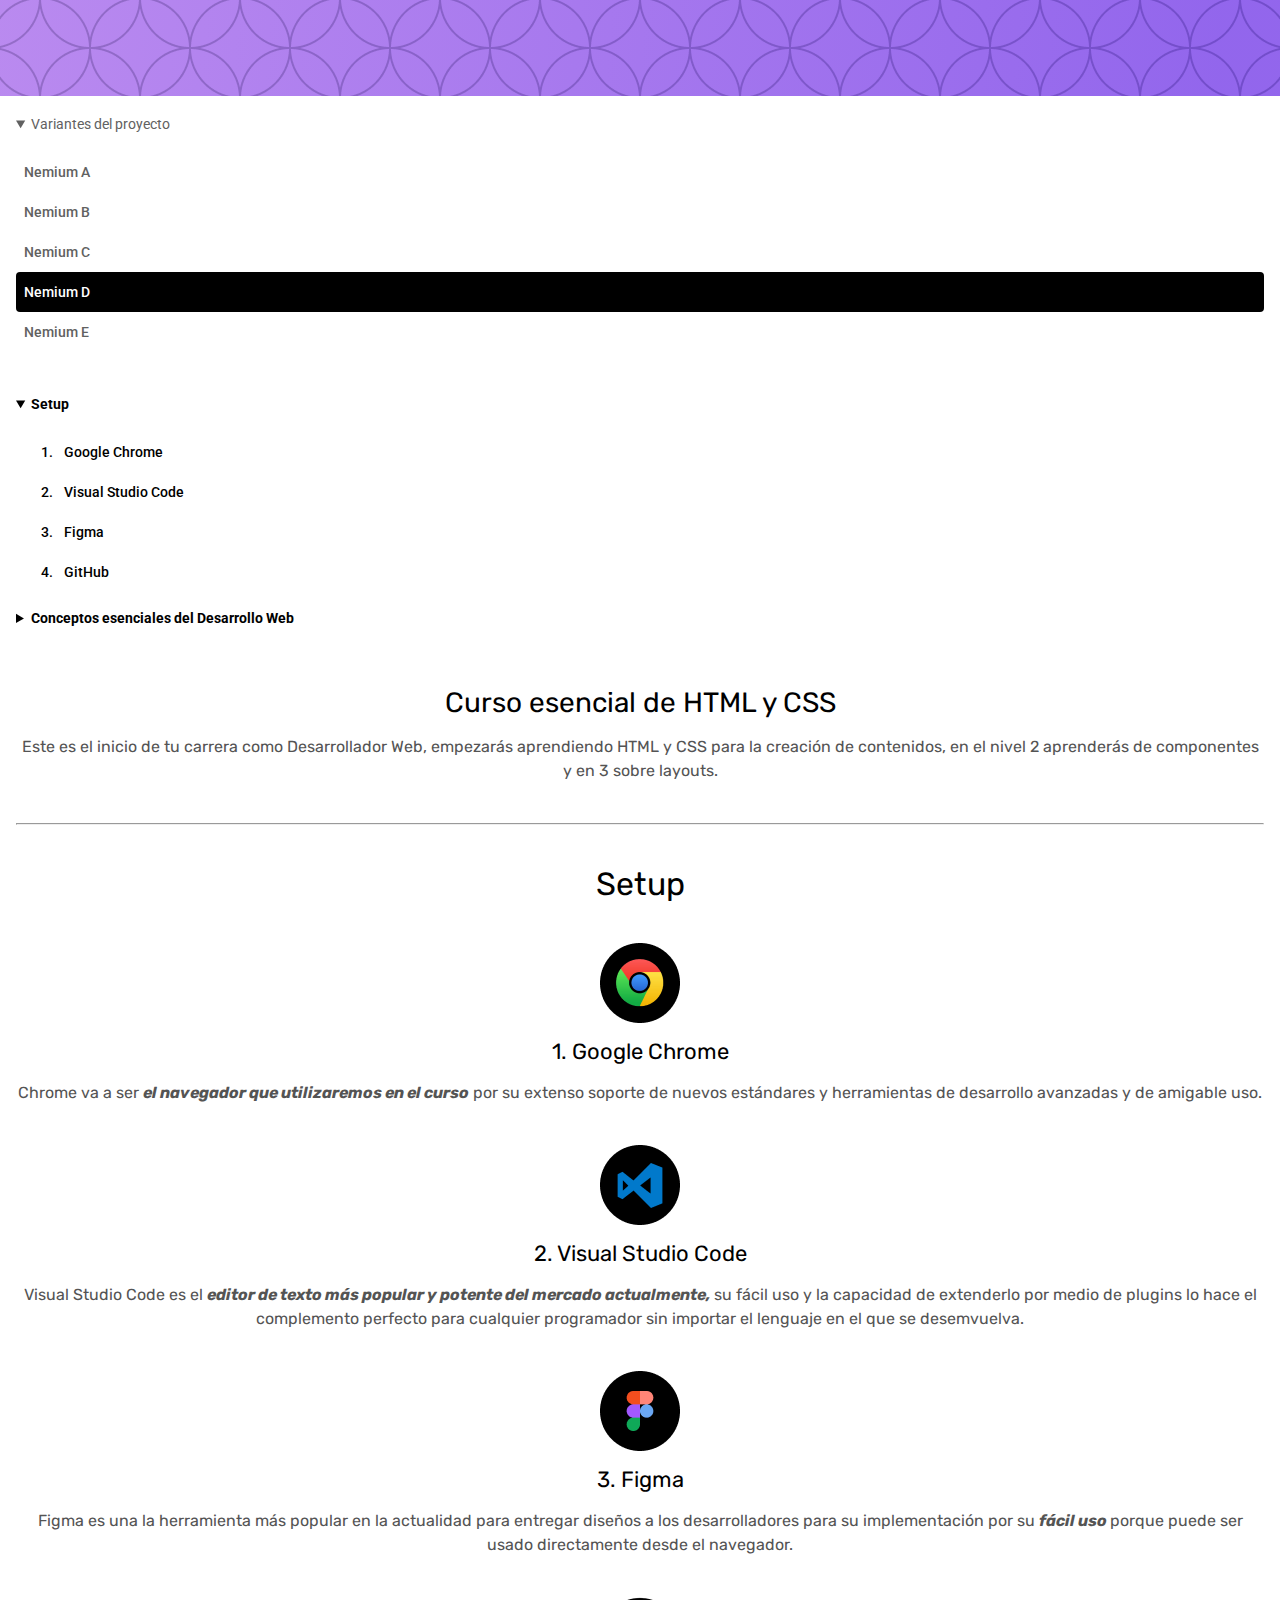
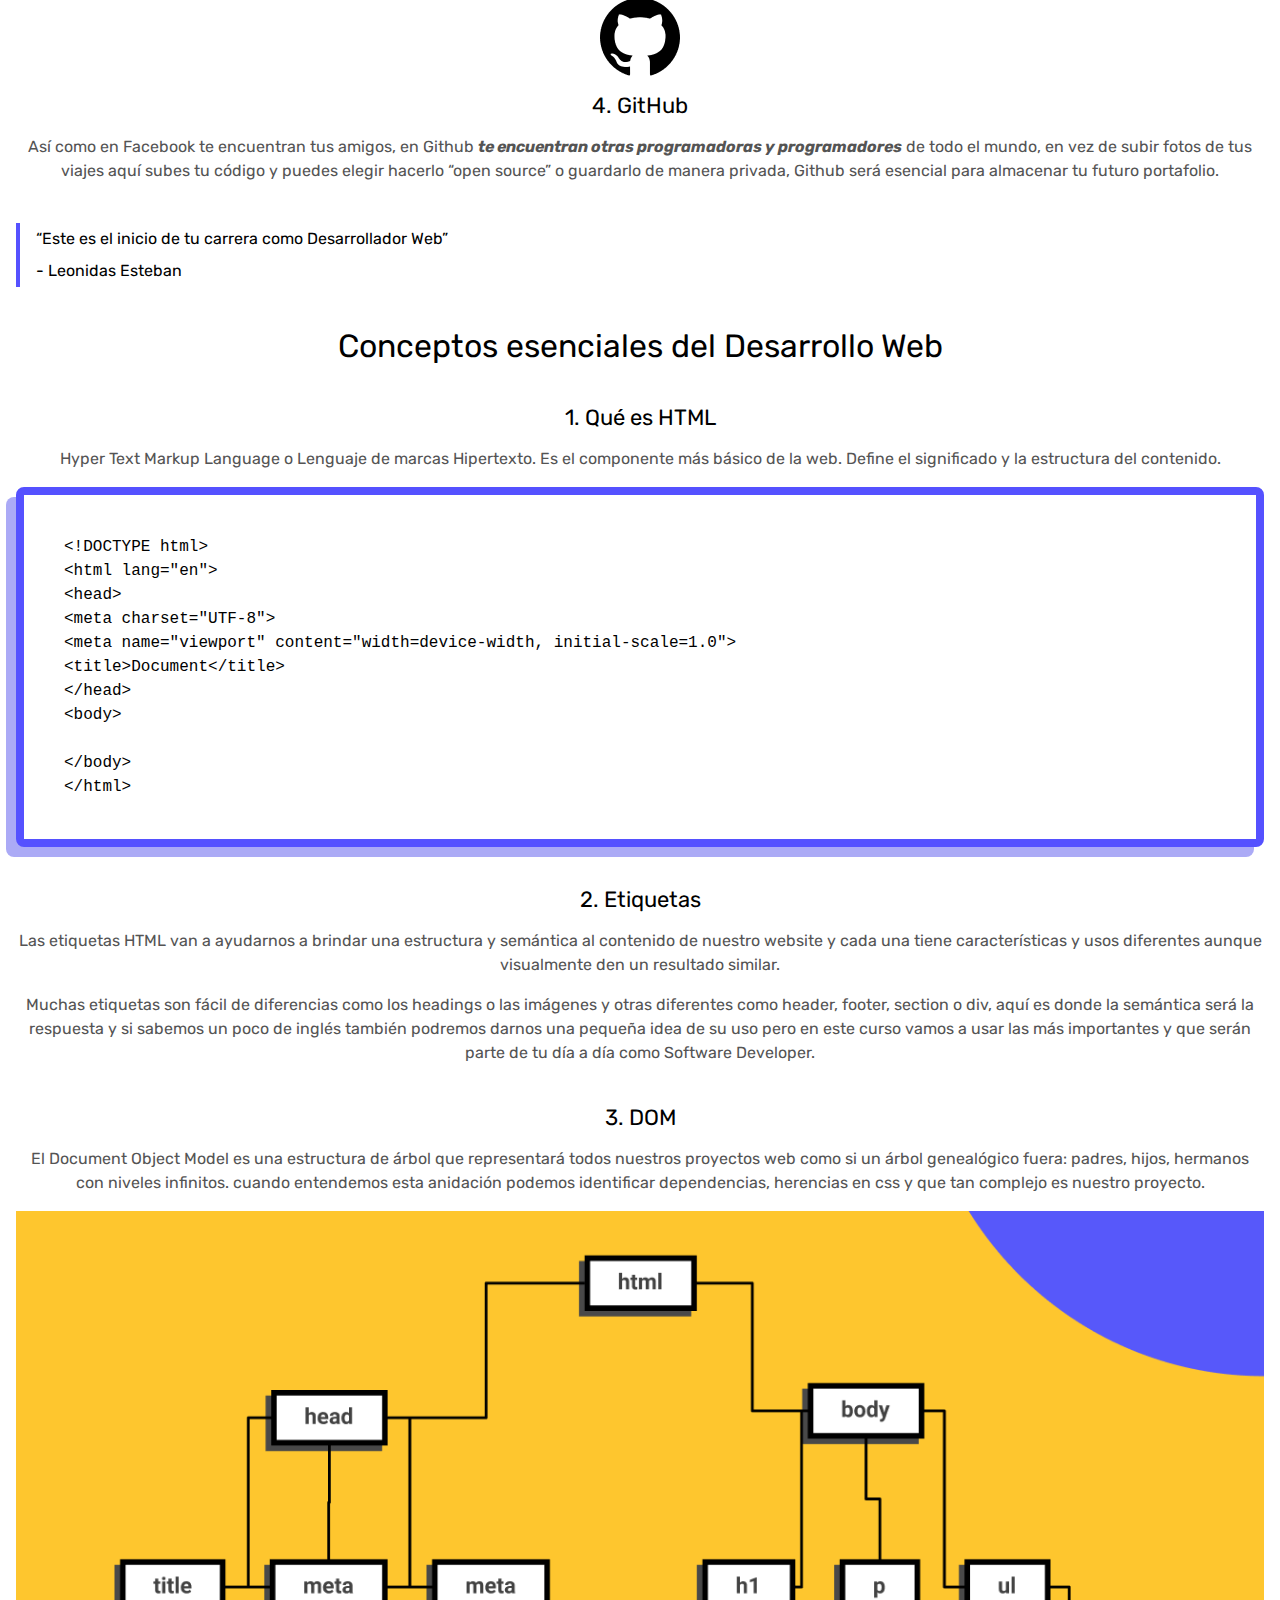
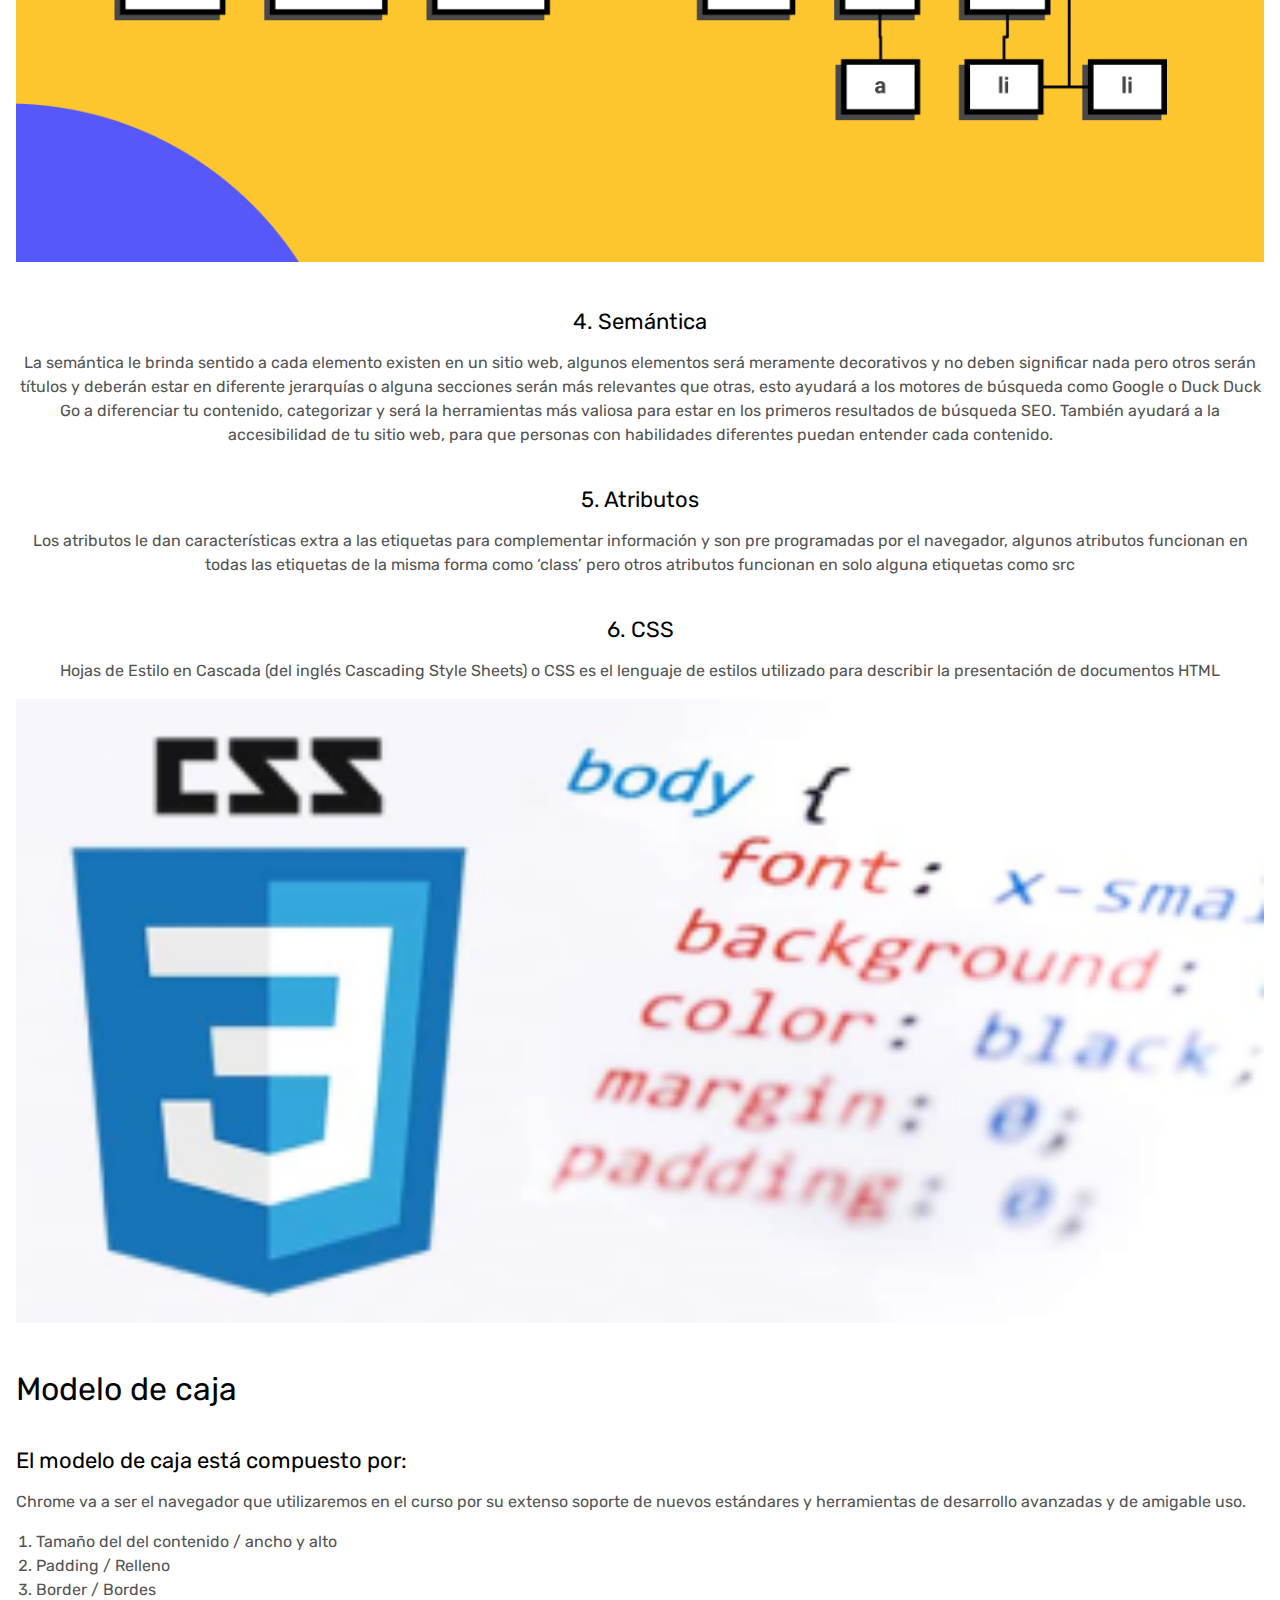
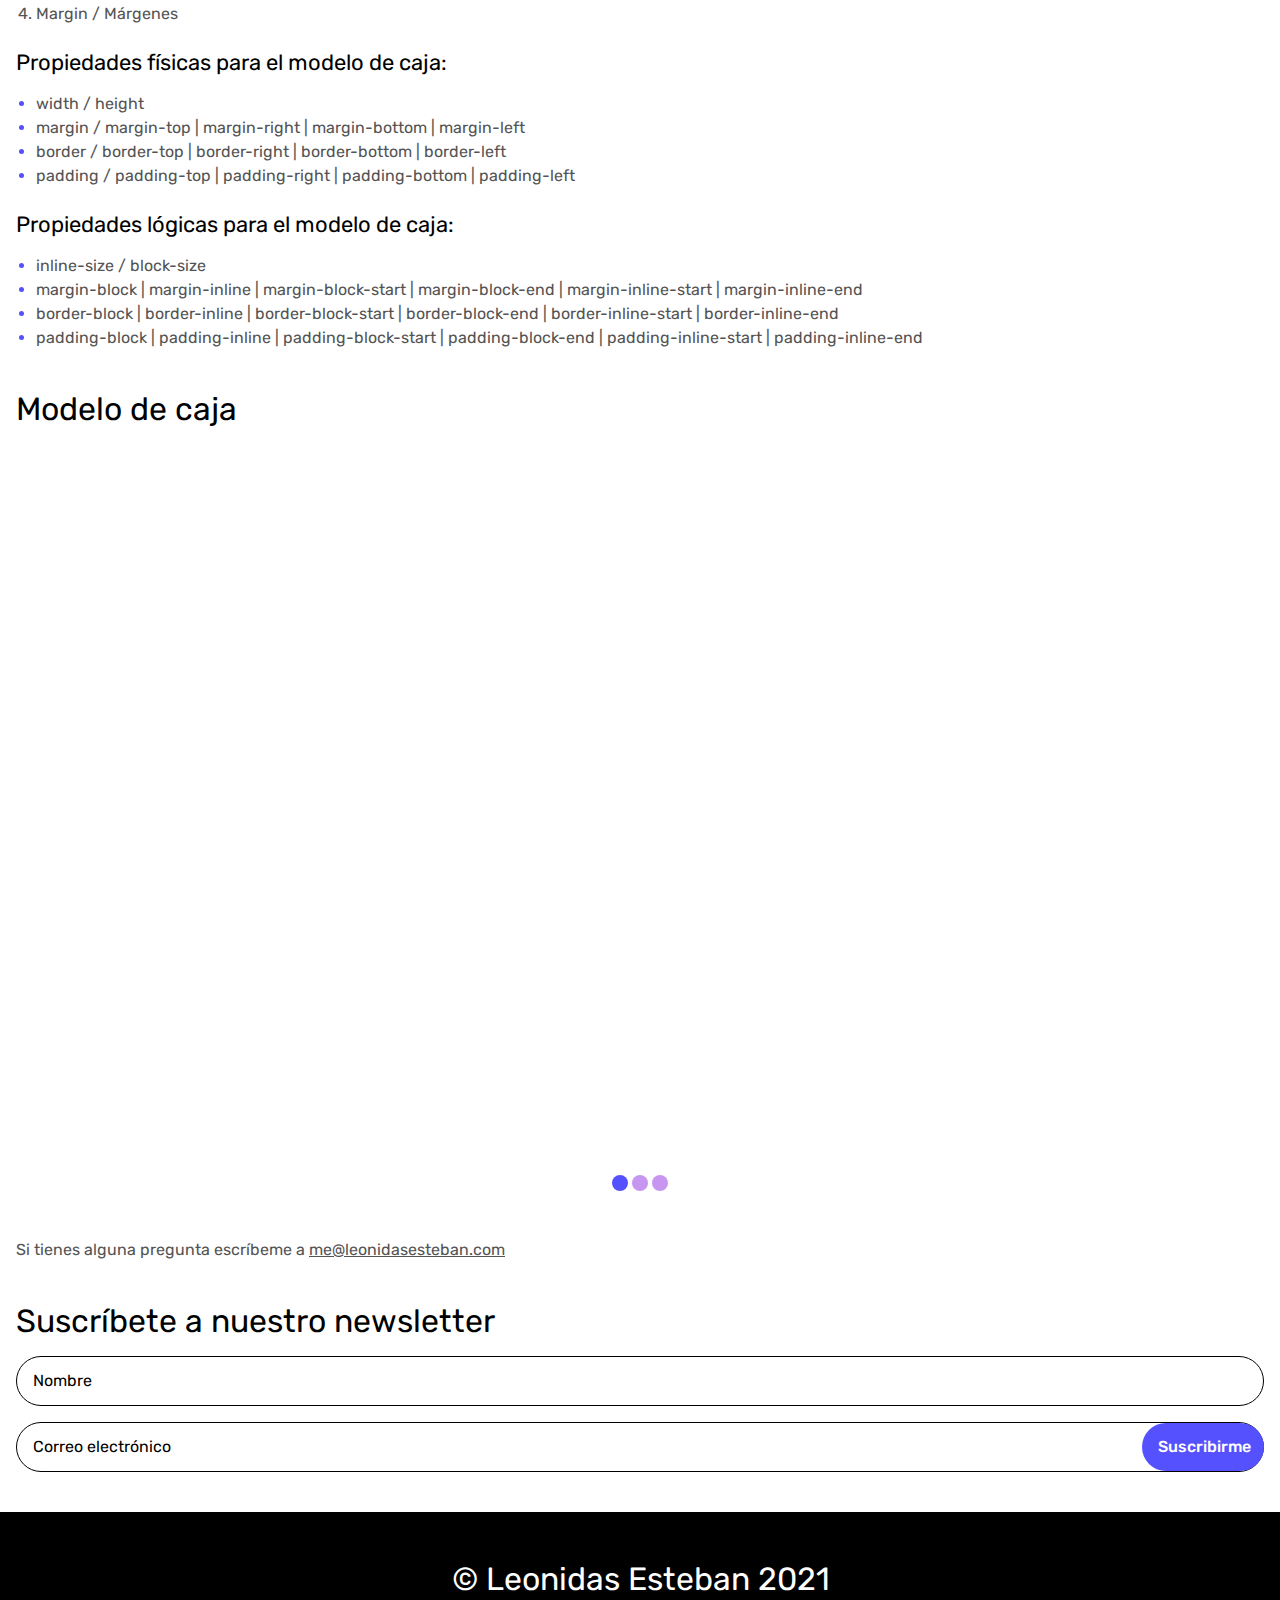
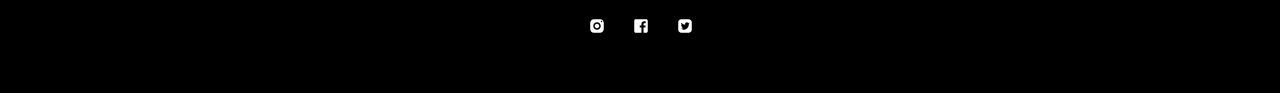
<file: html/nemiumD.html>
<!DOCTYPE html>
<html lang="en">
<head>
    <meta charset="UTF-8">
    <meta http-equiv="X-UA-Compatible" content="IE=edge">
    <meta name="viewport" content="width=device-width, initial-scale=1.0">
    <title>Nemium</title>
    <link rel="stylesheet" href="../css/style_D.css" type="text/css">
    <link rel="preconnect" href="https://fonts.gstatic.com">
    <link href="https://fonts.googleapis.com/css2?family=Roboto:ital,wght@0,400;0,500;1,700&display=swap" rel="stylesheet">
    <link rel="preconnect" href="https://fonts.gstatic.com">
    <link href="https://fonts.googleapis.com/css2?family=Rubik:wght@400;500;700&display=swap" rel="stylesheet">
</head>
<body>
    <div class="hero"></div>
    <header class="header">
        <div class="wrapper">
            <div class="header-content">
                <nav class="header-content__nav">
                    <details open>
                        <summary>
                            Variantes del proyecto
                        </summary>
                        <ul>
                            <li><a href="./index.html">Nemium A</a></li>
                            <li><a href="./nemiumB.html">Nemium B</a></li>
                            <li><a href="./nemiumC.html">Nemium C</a></li>
                            <li><a href="#">Nemium D</a></li>
                            <li><a href="./nemiumE.html">Nemium E</a></li>
                        </ul>
                    </details>
                </nav>
                <p>CONTENIDO</p>
                <nav class="header-content__nav">
                    <details open>
                        <summary>
                            Setup
                        </summary>
                        <ol>
                            <li><a href="#google">Google Chrome</a></li>
                            <li><a href="#vsc">Visual Studio Code</a></li>
                            <li><a href="#figma">Figma</a></li>
                            <li><a href="#github">GitHub</a></li>
                        </ol>
                    </details>
                    <details>
                        <summary>
                            Conceptos esenciales del Desarrollo Web
                        </summary>
                        <ol>
                            <li><a href="#html">Qué es HTML</a></li>
                            <li><a href="#etiquetas">Etiquetas</a></li>
                            <li><a href="#dom">DOM</a></li>
                            <li><a href="#semantica">Semántica</a></li>
                            <li><a href="#atributos">Atributos</a></li>
                            <li><a href="#css">Qué es CSS</a></li>
                        </ol>
                    </details>
                </nav>
            </div>
        </div>
    </header>
    <main class="main">
        <div class="wrapper">
            <div class="main-content">
                <h1>
                    Curso esencial de HTML y CSS
                </h1>
                <p>
                    Este es el inicio de tu carrera como Desarrollador Web, empezarás aprendiendo HTML y CSS para la creación de contenidos, en el nivel 2 aprenderás de componentes y en 3 sobre layouts.
                </p>
            </div>

            <hr>
            <div class="main-content">
                <h2>Setup</h2>
                <figure class="logo">
                    <img src="../images/googleblack.png" alt="Logo de Google Chrome">
                </figure>
                <h3 id="google">Google Chrome</h3>
                <p>Chrome va a ser <i><b>el navegador que utilizaremos en el curso</b></i> por su extenso soporte de nuevos estándares y herramientas de desarrollo avanzadas y de amigable uso.</p>
                <figure class="logo">
                    <img src="../images/vscblack.png" alt="Logo de Visual Studio Code">
                </figure>
                <h3 id="vsc">Visual Studio Code</h3>
                <p>Visual Studio Code es el <i><b>editor de texto más popular y potente del mercado actualmente, </b></i> su fácil uso y la capacidad de extenderlo por medio de plugins lo hace el complemento perfecto para cualquier programador sin importar el lenguaje en el que se desemvuelva.</p>
                <figure class="logo">
                    <img src="../images/figmablack.png" alt="Logo de Figma">
                </figure>
                <h3 id="figma">Figma</h3>
                <p>Figma es una la herramienta más popular en la actualidad para entregar diseños a los desarrolladores para su implementación por su <i><b>fácil uso </b></i>porque puede ser usado directamente desde el navegador. </p>
                <figure class="logo">
                    <img src="../images/githubblack.png" alt="Logo de GitHub">
                </figure>
                <h3 id="github">GitHub</h3>
                <p>Así como en Facebook te encuentran tus amigos, en Github <i><b>te encuentran otras programadoras y programadores</b></i> de todo el mundo, en vez de subir fotos de tus viajes aquí subes tu código y puedes elegir hacerlo “open source” o guardarlo de manera privada, Github será esencial para almacenar tu futuro portafolio.</p>
                <blockquote>
                <p>
                    “Este es el inicio de tu carrera como Desarrollador Web”
                </p>
                <p>
                    <span>
                        - Leonidas Esteban
                    </span>
                </p>
                </blockquote>
            </div> 
            <div class="main-content">
                <h2>Conceptos esenciales del Desarrollo Web</h2>
                <h3 id="html">Qué es HTML</h3>
                <p>Hyper Text Markup Language o Lenguaje de marcas Hipertexto. Es el componente más básico de la web. Define el significado y la estructura del contenido.</p>
                <pre>
&lt;!DOCTYPE html&gt;
&lt;html lang=&quot;en&quot;&gt;
&lt;head&gt;
&lt;meta charset=&quot;UTF-8&quot;&gt;
&lt;meta name=&quot;viewport&quot; content=&quot;width=device-width, initial-scale=1.0&quot;&gt;
&lt;title&gt;Document&lt;/title&gt;
&lt;/head&gt;
&lt;body&gt;

&lt;/body&gt;
&lt;/html&gt;   </pre>
                <h3 id="etiquetas">Etiquetas</h3>
                <p>Las etiquetas HTML van a ayudarnos a brindar una estructura y semántica al contenido de nuestro website y cada una tiene características y usos diferentes aunque visualmente den un resultado similar.</p>
                <p>Muchas etiquetas son fácil de diferencias como los headings o las imágenes y otras diferentes como header, footer, section o div, aquí es donde la semántica será la respuesta y si sabemos un poco de inglés también podremos darnos una pequeña idea de su uso pero en este curso vamos a usar las más importantes y que serán parte de tu día a día como Software Developer.</p>
                <h3 id="dom">DOM</h3>
                <p>El Document Object Model es una estructura de árbol que representará todos nuestros proyectos web como si un árbol genealógico fuera: padres, hijos, hermanos con niveles infinitos. cuando entendemos esta anidación podemos identificar dependencias, herencias en css y que tan complejo es nuestro proyecto.</p>
                <figure>
                    <img src="../images/dom.png" alt="Representacion del Document Object Model" class="dom">
                </figure>
                <h3 id="semantica">Semántica</h3>
                <p>La semántica le brinda sentido a cada elemento existen en un sitio web, algunos elementos será meramente decorativos y no deben significar nada pero otros serán títulos y deberán estar en diferente jerarquías o alguna secciones serán más relevantes que otras, esto ayudará a los motores de búsqueda como Google o Duck Duck Go a diferenciar tu contenido, categorizar y será la herramientas más valiosa para estar en los primeros resultados de búsqueda SEO. También ayudará a la accesibilidad de tu sitio web, para que personas con habilidades diferentes puedan entender cada contenido.</p>
                <h3 id="atributos">Atributos</h3>
                <p>Los atributos le dan características extra a las etiquetas para complementar información y son pre programadas por el navegador, algunos atributos funcionan en todas las etiquetas de la misma forma como ‘class’ pero otros atributos funcionan en solo alguna etiquetas como src</p>
                <h3 id="css">CSS</h3>
                <p>Hojas de Estilo en Cascada (del inglés Cascading Style Sheets) o CSS es el lenguaje de estilos utilizado para describir la presentación de documentos HTML</p>
                <figure class="imgage_css">
                    <img src="../images/css.png" alt="Imagen de CSS" class="css">
                </figure>
            </div>
            <div class="main-content">
                <h2>Modelo de caja</h2>
                <h3>El modelo de caja está compuesto por:</h3>
                <p>Chrome va a ser el navegador que utilizaremos en el curso por su extenso soporte de nuevos estándares y herramientas de desarrollo avanzadas y de amigable uso.</p>
                <ol>
                    <li>Tamaño del del contenido / ancho y alto</li>
                    <li>Padding / Relleno</li>
                    <li>Border / Bordes</li>
                    <li>Margin / Márgenes</li>
                </ol>
                <h3>Propiedades físicas para el modelo de caja:</h3>
                <ul>
                    <li>width / height</li>
                    <li>margin / margin-top | margin-right | margin-bottom | margin-left</li>
                    <li>border / border-top | border-right | border-bottom | border-left</li>
                    <li>padding / padding-top | padding-right | padding-bottom | padding-left</li>
                </ul>
                <h3>Propiedades lógicas para el modelo de caja:</h3>
                <ul>
                    <li>inline-size / block-size</li>
                    <li>margin-block | margin-inline | margin-block-start | margin-block-end | margin-inline-start | margin-inline-end</li>
                    <li>border-block | border-inline | border-block-start | border-block-end | border-inline-start | border-inline-end</li>
                    <li>padding-block | padding-inline | padding-block-start | padding-block-end | padding-inline-start | padding-inline-end</li>
                </ul>
            </div>
            <div class="main-content">
                <h2>Modelo de caja</h2>
                <div class="slider">
                    <scroll-container class="slider-container">
                        <scroll-page class="slider-slide" id="video-1">
                            <iframe class="video" width="560" height="315" src="https://www.youtube.com/embed/cuyYAYFI414" title="YouTube video player" frameborder="0" allow="accelerometer; autoplay; clipboard-write; encrypted-media; gyroscope; picture-in-picture" allowfullscreen></iframe>
                        </scroll-page>
                        <scroll-page class="slider-slide" id="video-2">
                            <iframe class="video" width="560" height="315" src="https://www.youtube.com/embed/GWAGgys6Qsw" title="YouTube video player" frameborder="0" allow="accelerometer; autoplay; clipboard-write; encrypted-media; gyroscope; picture-in-picture" allowfullscreen></iframe>
                        </scroll-page>
                        <scroll-page class="slider-slide" id="video-3">
                            <iframe class="video" width="560" height="315" src="https://www.youtube.com/embed/V79bslyDIT8" title="YouTube video player" frameborder="0" allow="accelerometer; autoplay; clipboard-write; encrypted-media; gyroscope; picture-in-picture" allowfullscreen></iframe>
                        </scroll-page>
                    </scroll-container>
                    <div class="slider-bullet-list">
                        <a href="#video-1" class="slider-bullet is-active"></a>
                        <a href="#video-2" class="slider-bullet"></a>
                        <a href="#video-3" class="slider-bullet"></a>
                    </div>
                </div>
            </div>
            <p>Si tienes alguna pregunta escríbeme a <a href="mailto:me@leonidasesteban.com">me@leonidasesteban.com</a></p>    
            <div class="main-content">
                <h2>Suscríbete a nuestro newsletter</h2>
                <form action="#" class="form">
                    <input type="text" placeholder="Nombre" required>
                    <input type="email" placeholder="Correo electrónico" required>
                    <button class="button">Suscribirme</button>
                </form>
            </div>
        </div>
    </main>
    <footer class="footer">
        <div class="footer-wrapper">
            <h2>© Leonidas Esteban 2021</h2>
            <div class="footer-social">
                <figure>
                    <a href="#"><img src="../images/instagram.svg" alt="Logo de Instagram"></a>
                    <a href="#"><img src="../images/facebook.svg" alt="Logo de Facebook"></a>
                    <a href="#"><img src="../images/twitter.svg" alt="Logo de Twitter"></a>
                </figure>
            </div>
        </div>
    </footer>
</body>
</html>
</file>
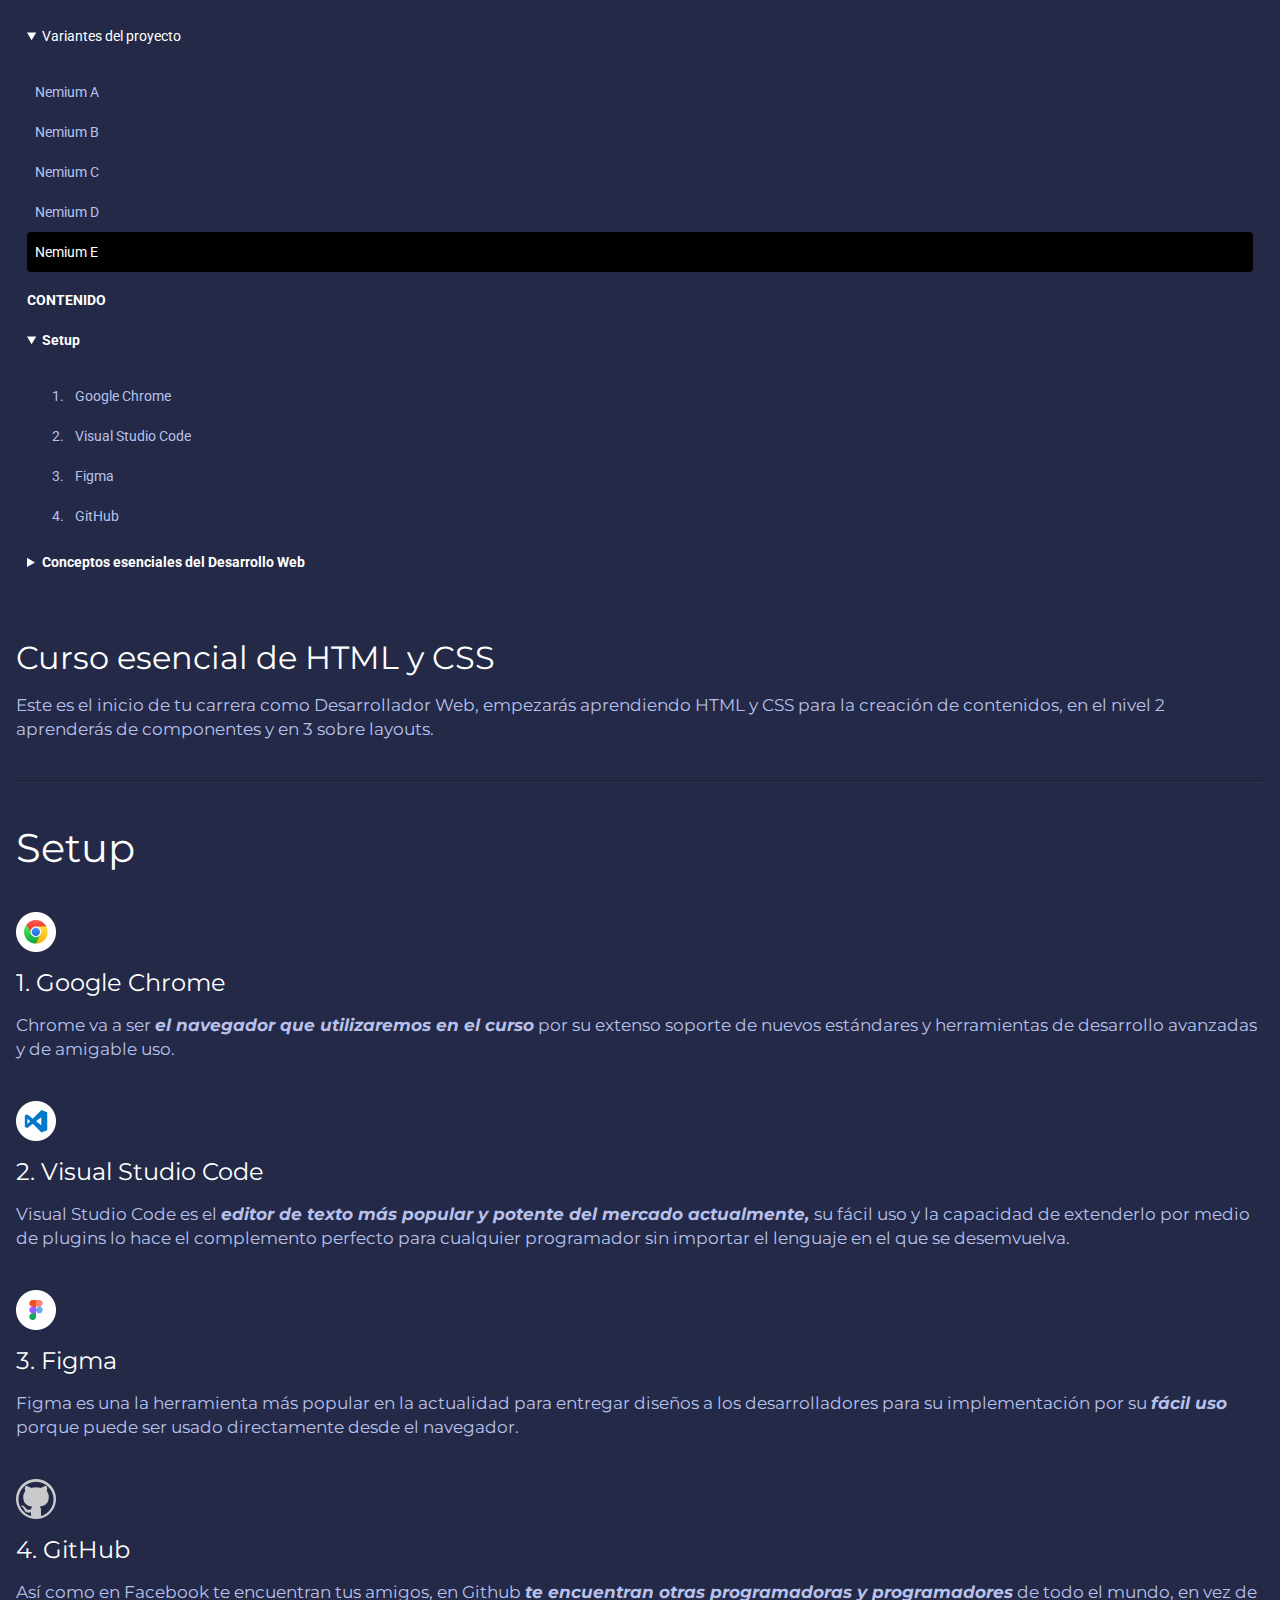
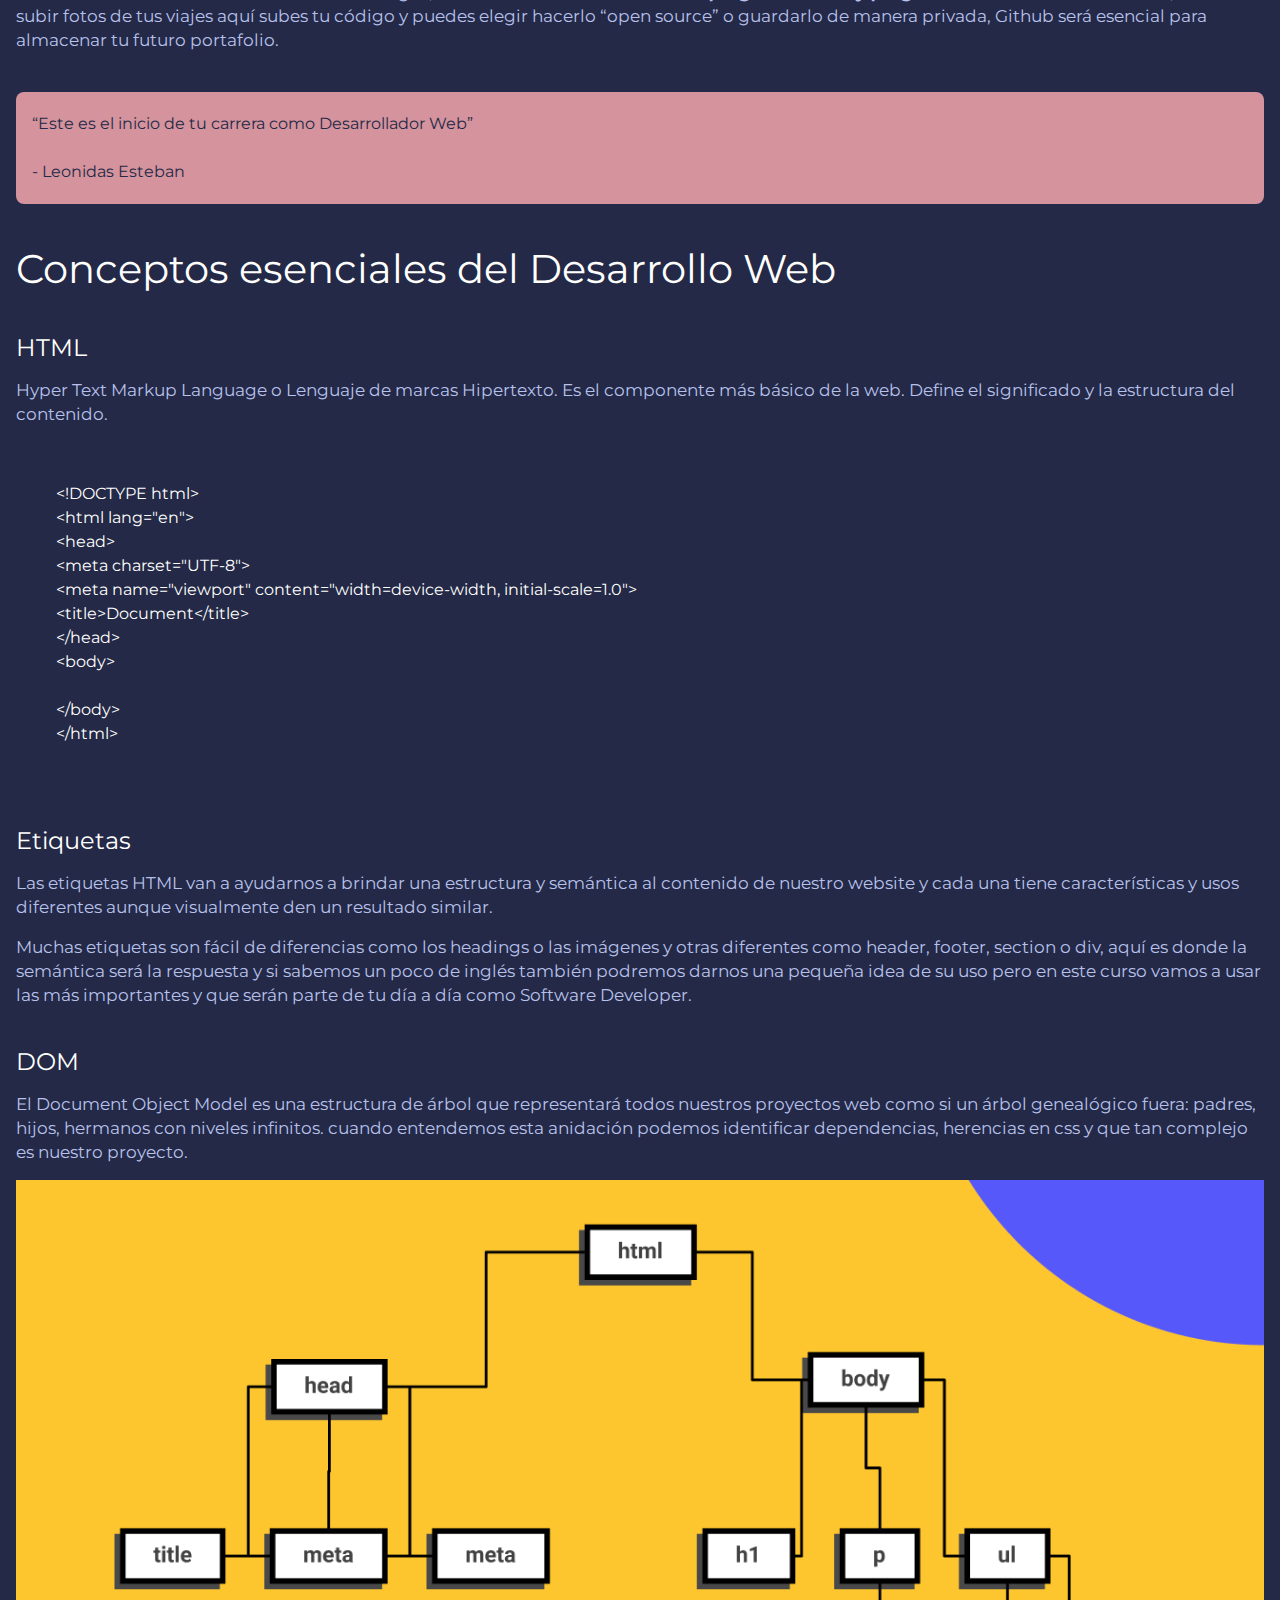
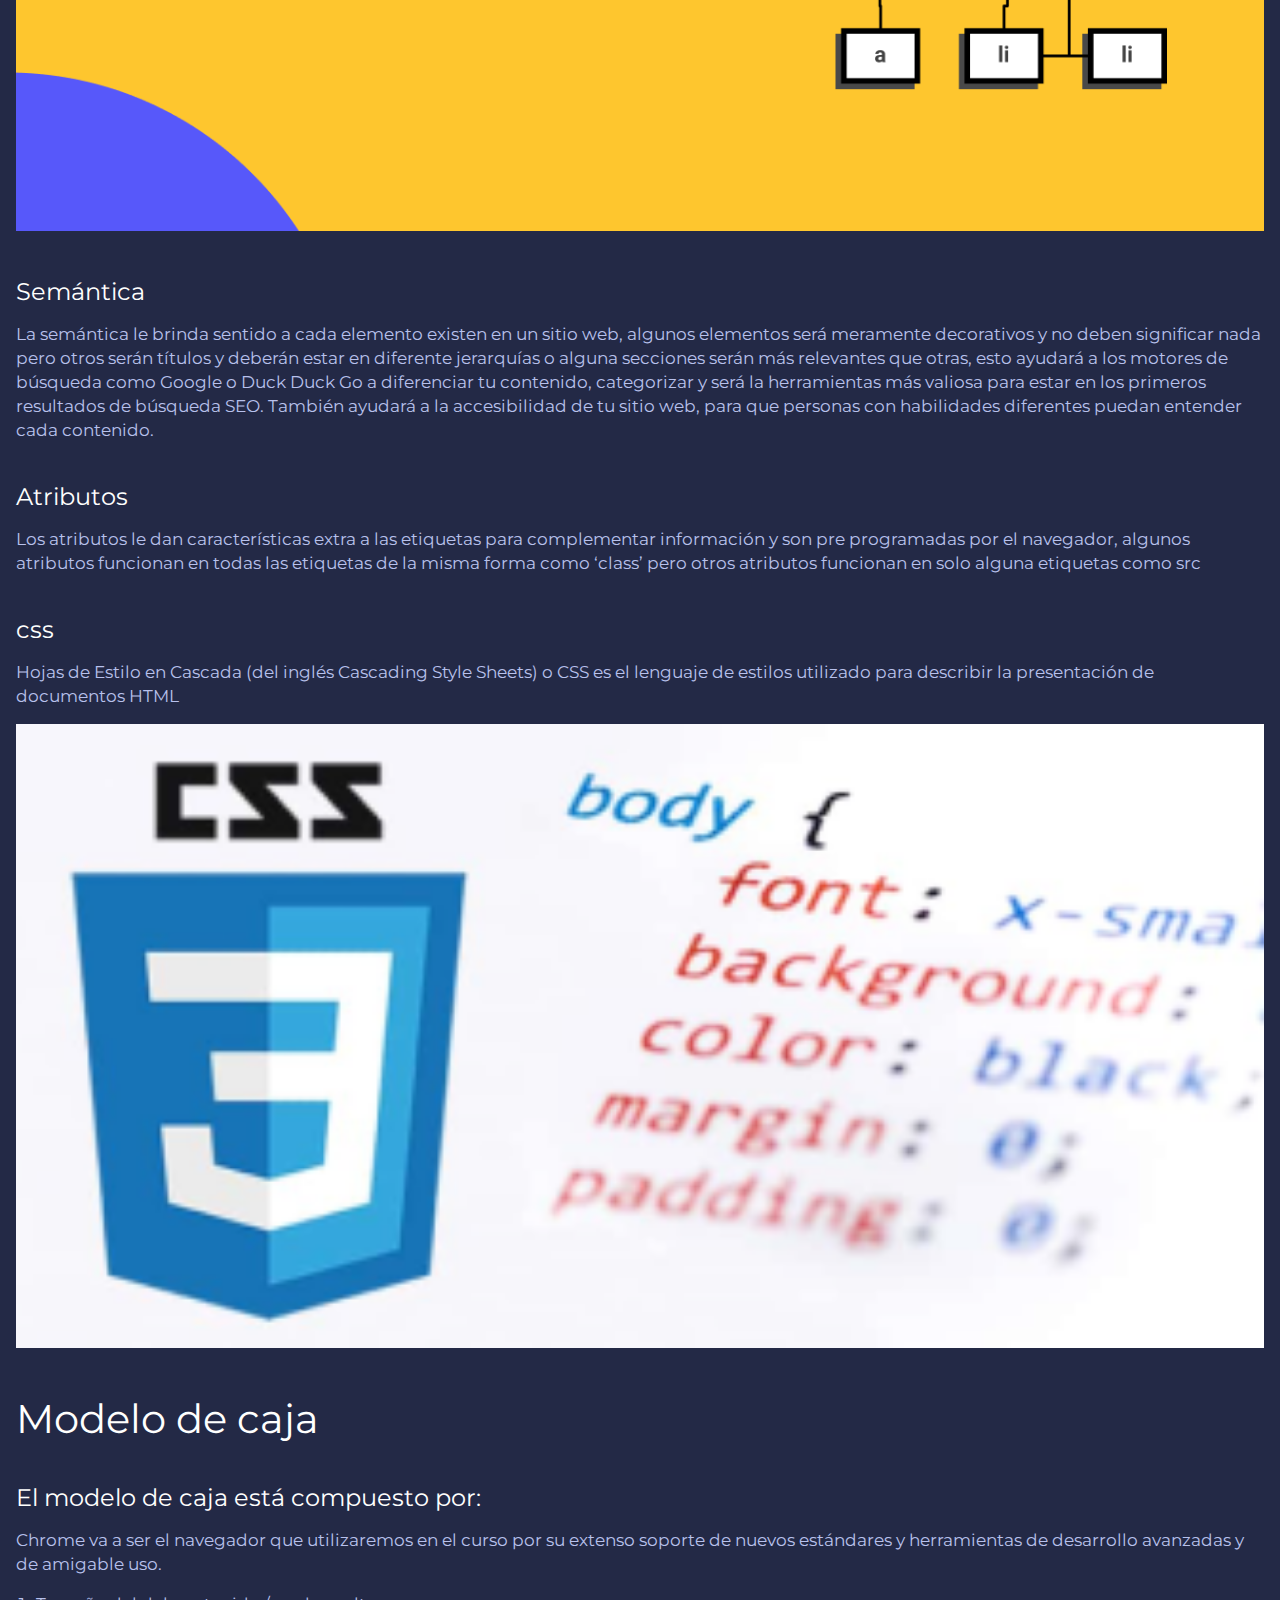
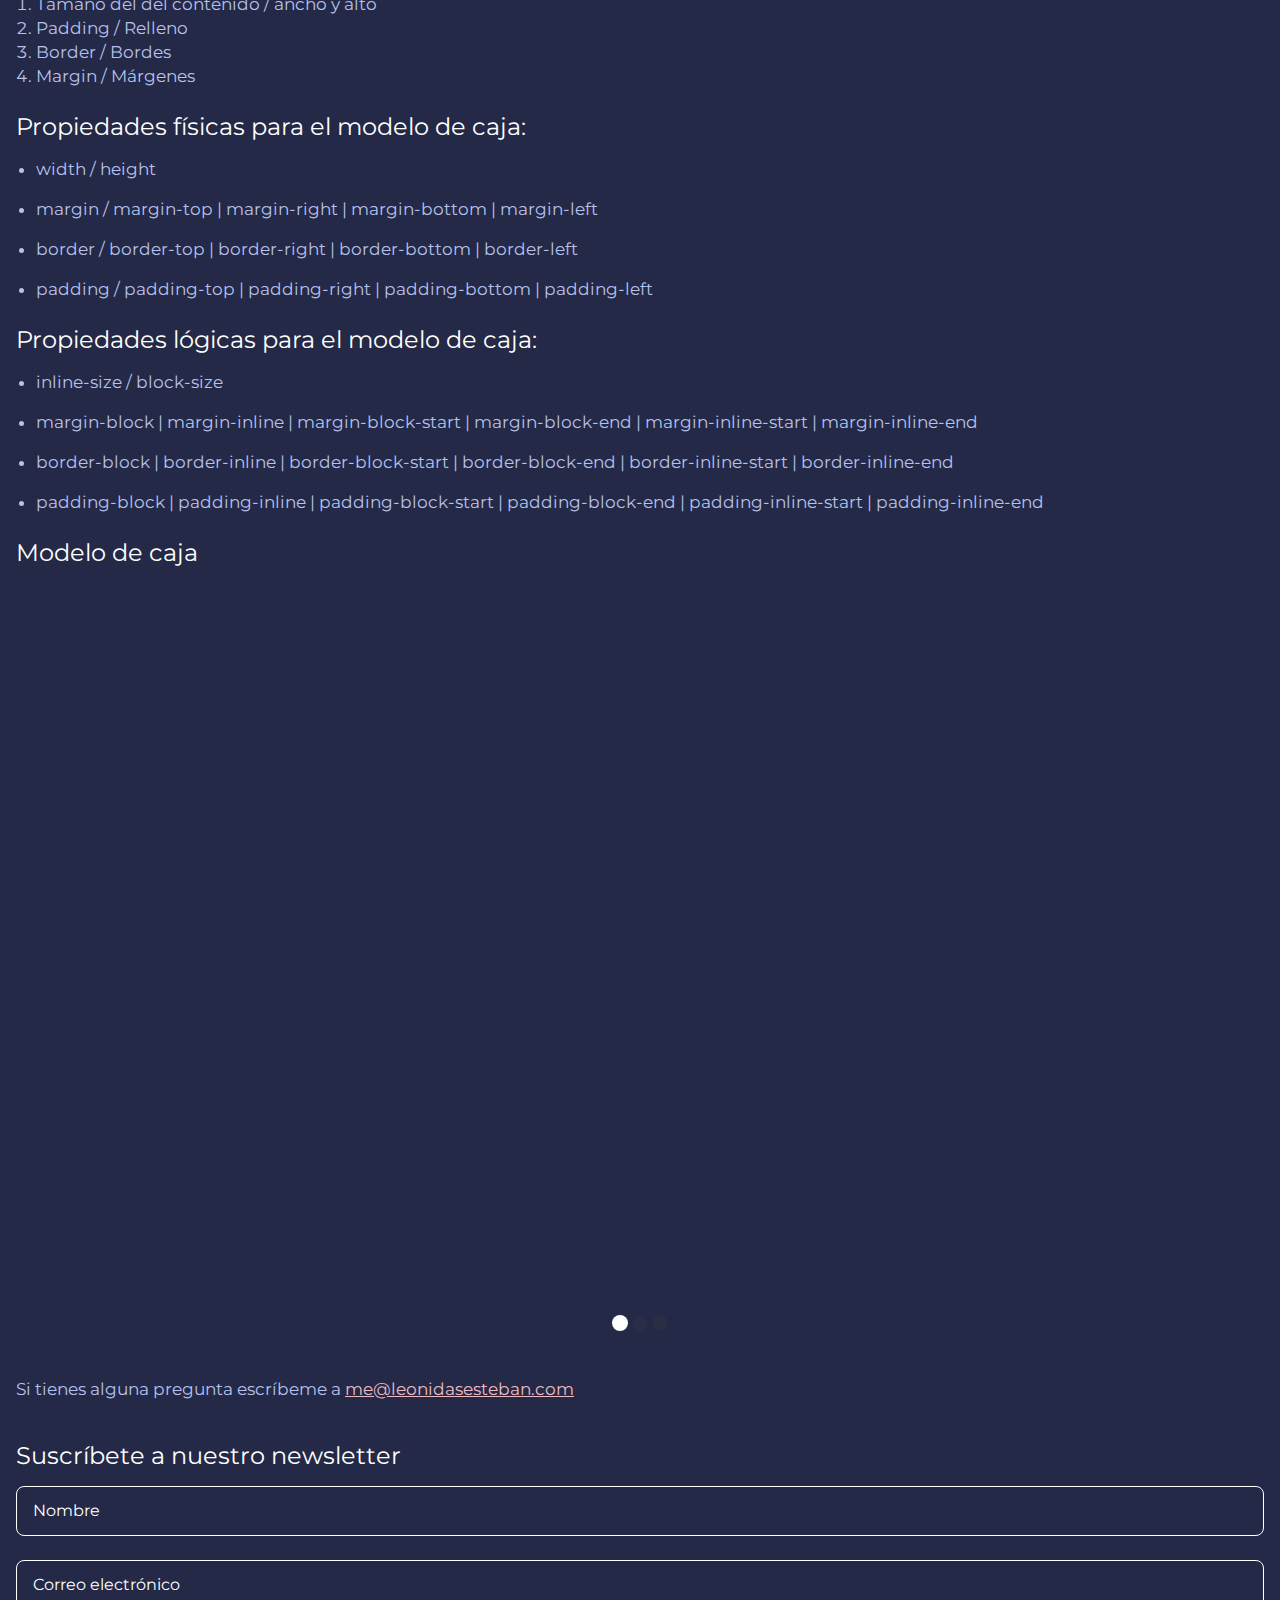
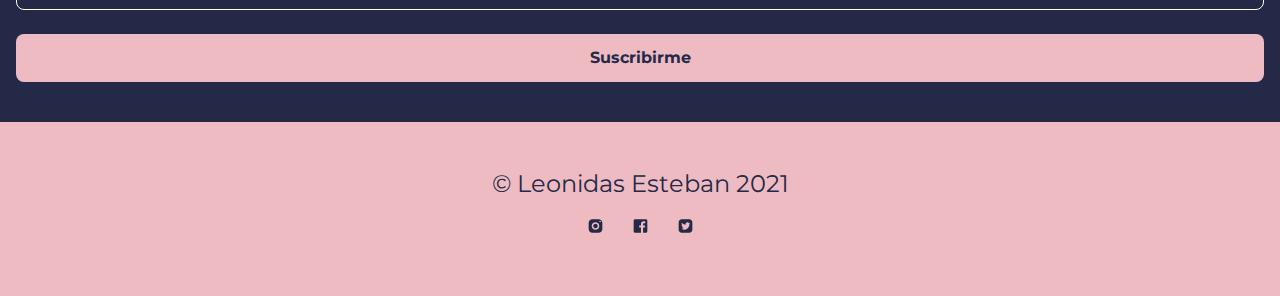
<file: html/nemiumE.html>
<!DOCTYPE html>
<html lang="en">
<head>
    <meta charset="UTF-8">
    <meta http-equiv="X-UA-Compatible" content="IE=edge">
    <meta name="viewport" content="width=device-width, initial-scale=1.0">
    <title>Nemium</title>
    <link rel="stylesheet" href="../css/style_E.css" type="text/css">
    <link rel="preconnect" href="https://fonts.gstatic.com">
    <link href="https://fonts.googleapis.com/css2?family=Roboto:ital,wght@0,400;0,500;1,700&display=swap" rel="stylesheet">
    <link rel="preconnect" href="https://fonts.gstatic.com">
    <link href="https://fonts.googleapis.com/css2?family=Montserrat:wght@400;500;700&display=swap" rel="stylesheet">
</head>
<body>
    <div class="hero"></div>
    <header class="header">
        <div class="wrapper">
            <div class="header-content">
                <nav class="header-content__nav">
                    <details open>
                        <summary>
                            Variantes del proyecto
                        </summary>
                        <ul>
                            <li><a href="./index.html">Nemium A</a></li>
                            <li><a href="./nemiumB.html">Nemium B</a></li>
                            <li><a href="./nemiumC.html">Nemium C</a></li>
                            <li><a href="./nemiumD.html">Nemium D</a></li>
                            <li><a href="#">Nemium E</a></li>
                        </ul>
                    </details>
                </nav>
                <nav class="header-content__nav">
                    <p>CONTENIDO</p>
                    <details open>
                        <summary>
                            Setup
                        </summary>
                        <ol>
                            <li><a href="#google">Google Chrome</a></li>
                            <li><a href="#vsc">Visual Studio Code</a></li>
                            <li><a href="#figma">Figma</a></li>
                            <li><a href="#github">GitHub</a></li>
                        </ol>
                    </details>
                    <details>
                        <summary>
                            Conceptos esenciales del Desarrollo Web
                        </summary>
                        <ol>
                            <li><a href="#html">Qué es HTML</a></li>
                            <li><a href="#etiquetas">Etiquetas</a></li>
                            <li><a href="#dom">DOM</a></li>
                            <li><a href="#semantica">Semántica</a></li>
                            <li><a href="#atributos">Atributos</a></li>
                            <li><a href="#css">Qué es CSS</a></li>
                        </ol>
                    </details>
                </nav>
            </div>
        </div>
    </header>
    <main class="main">
        <div class="wrapper">
            <div class="main-content">
                <h1>
                    Curso esencial de HTML y CSS
                </h1>
                <p>
                    Este es el inicio de tu carrera como Desarrollador Web, empezarás aprendiendo HTML y CSS para la creación de contenidos, en el nivel 2 aprenderás de componentes y en 3 sobre layouts.
                </p>
            </div>

            <hr>
            <div class="main-content">
                <h2>Setup</h2>
                <figure class="logo">
                    <img src="../images/googlewhite.png" alt="Logo de Google Chrome">
                </figure>
                <h3 id="google">Google Chrome</h3>
                <p>Chrome va a ser <i><b>el navegador que utilizaremos en el curso</b></i> por su extenso soporte de nuevos estándares y herramientas de desarrollo avanzadas y de amigable uso.</p>
                <figure class="logo">
                    <img src="../images/vscwhite.png" alt="Logo de Visual Studio Code">
                </figure>
                <h3 id="vsc">Visual Studio Code</h3>
                <p>Visual Studio Code es el <i><b>editor de texto más popular y potente del mercado actualmente, </b></i> su fácil uso y la capacidad de extenderlo por medio de plugins lo hace el complemento perfecto para cualquier programador sin importar el lenguaje en el que se desemvuelva.</p>
                <figure class="logo">
                    <img src="../images/figmawhite.png" alt="Logo de Figma">
                </figure>
                <h3 id="figma">Figma</h3>
                <p>Figma es una la herramienta más popular en la actualidad para entregar diseños a los desarrolladores para su implementación por su <i><b>fácil uso </b></i>porque puede ser usado directamente desde el navegador. </p>
                <figure class="logo">
                    <img src="../images/githubwhite.png" alt="Logo de GitHub">
                </figure>
                <h3 id="github">GitHub</h3>
                <p>Así como en Facebook te encuentran tus amigos, en Github <i><b>te encuentran otras programadoras y programadores</b></i> de todo el mundo, en vez de subir fotos de tus viajes aquí subes tu código y puedes elegir hacerlo “open source” o guardarlo de manera privada, Github será esencial para almacenar tu futuro portafolio.</p>
                <blockquote>
                <p>
                    “Este es el inicio de tu carrera como Desarrollador Web”
                </p>
                <p>
                    <span>
                        - Leonidas Esteban
                    </span>
                </p>
                </blockquote>
            </div> 
            <div class="main-content">
                <h2>Conceptos esenciales del Desarrollo Web</h2>
                <h3 id="html">HTML</h3>
                <p>Hyper Text Markup Language o Lenguaje de marcas Hipertexto. Es el componente más básico de la web. Define el significado y la estructura del contenido.</p>
                <pre>
&lt;!DOCTYPE html&gt;
&lt;html lang=&quot;en&quot;&gt;
&lt;head&gt;
&lt;meta charset=&quot;UTF-8&quot;&gt;
&lt;meta name=&quot;viewport&quot; content=&quot;width=device-width, initial-scale=1.0&quot;&gt;
&lt;title&gt;Document&lt;/title&gt;
&lt;/head&gt;
&lt;body&gt;

&lt;/body&gt;
&lt;/html&gt;   </pre>
                <h3 id="etiquetas">Etiquetas</h3>
                <p>Las etiquetas HTML van a ayudarnos a brindar una estructura y semántica al contenido de nuestro website y cada una tiene características y usos diferentes aunque visualmente den un resultado similar.</p>
                <p>Muchas etiquetas son fácil de diferencias como los headings o las imágenes y otras diferentes como header, footer, section o div, aquí es donde la semántica será la respuesta y si sabemos un poco de inglés también podremos darnos una pequeña idea de su uso pero en este curso vamos a usar las más importantes y que serán parte de tu día a día como Software Developer.</p>
                <h3 id="dom">DOM</h3>
                <p>El Document Object Model es una estructura de árbol que representará todos nuestros proyectos web como si un árbol genealógico fuera: padres, hijos, hermanos con niveles infinitos. cuando entendemos esta anidación podemos identificar dependencias, herencias en css y que tan complejo es nuestro proyecto.</p>
                <figure>
                    <img src="../images/dom.png" alt="Representacion del Document Object Model" class="dom">
                </figure>
                <h3 id="semantica">Semántica</h3>
                <p>La semántica le brinda sentido a cada elemento existen en un sitio web, algunos elementos será meramente decorativos y no deben significar nada pero otros serán títulos y deberán estar en diferente jerarquías o alguna secciones serán más relevantes que otras, esto ayudará a los motores de búsqueda como Google o Duck Duck Go a diferenciar tu contenido, categorizar y será la herramientas más valiosa para estar en los primeros resultados de búsqueda SEO. También ayudará a la accesibilidad de tu sitio web, para que personas con habilidades diferentes puedan entender cada contenido.</p>
                <h3 id="atributos">Atributos</h3>
                <p>Los atributos le dan características extra a las etiquetas para complementar información y son pre programadas por el navegador, algunos atributos funcionan en todas las etiquetas de la misma forma como ‘class’ pero otros atributos funcionan en solo alguna etiquetas como src</p>
                <h3 id="css">css</h3>
                <p>Hojas de Estilo en Cascada (del inglés Cascading Style Sheets) o CSS es el lenguaje de estilos utilizado para describir la presentación de documentos HTML</p>
                <figure class="imgage_css">
                    <img src="../images/css.png" alt="Imagen de CSS" class="css">
                </figure>
            </div>
            <div class="main-content">
                <h2>Modelo de caja</h2>
                <h3>El modelo de caja está compuesto por:</h3>
                <p>Chrome va a ser el navegador que utilizaremos en el curso por su extenso soporte de nuevos estándares y herramientas de desarrollo avanzadas y de amigable uso.</p>
                <ol>
                    <li>Tamaño del del contenido / ancho y alto</li>
                    <li>Padding / Relleno</li>
                    <li>Border / Bordes</li>
                    <li>Margin / Márgenes</li>
                </ol>
                <h3>Propiedades físicas para el modelo de caja:</h3>
                <ul>
                    <li>width / height</li>
                    <li>margin / margin-top | margin-right | margin-bottom | margin-left</li>
                    <li>border / border-top | border-right | border-bottom | border-left</li>
                    <li>padding / padding-top | padding-right | padding-bottom | padding-left</li>
                </ul>
                <h3>Propiedades lógicas para el modelo de caja:</h3>
                <ul>
                    <li>inline-size / block-size</li>
                    <li>margin-block | margin-inline | margin-block-start | margin-block-end | margin-inline-start | margin-inline-end</li>
                    <li>border-block | border-inline | border-block-start | border-block-end | border-inline-start | border-inline-end</li>
                    <li>padding-block | padding-inline | padding-block-start | padding-block-end | padding-inline-start | padding-inline-end</li>
                </ul>
            </div>
            <div class="main-content">
                <h2>Modelo de caja</h2>
                <div class="slider">
                    <scroll-container class="slider-container">
                        <scroll-page class="slider-slide" id="video-1">
                            <iframe class="video" width="560" height="315" src="https://www.youtube.com/embed/cuyYAYFI414" title="YouTube video player" frameborder="0" allow="accelerometer; autoplay; clipboard-write; encrypted-media; gyroscope; picture-in-picture" allowfullscreen></iframe>
                        </scroll-page>
                        <scroll-page class="slider-slide" id="video-2">
                            <iframe class="video" width="560" height="315" src="https://www.youtube.com/embed/GWAGgys6Qsw" title="YouTube video player" frameborder="0" allow="accelerometer; autoplay; clipboard-write; encrypted-media; gyroscope; picture-in-picture" allowfullscreen></iframe>
                        </scroll-page>
                        <scroll-page class="slider-slide" id="video-3">
                            <iframe class="video" width="560" height="315" src="https://www.youtube.com/embed/V79bslyDIT8" title="YouTube video player" frameborder="0" allow="accelerometer; autoplay; clipboard-write; encrypted-media; gyroscope; picture-in-picture" allowfullscreen></iframe>
                        </scroll-page>
                    </scroll-container>
                    <div class="slider-bullet-list">
                        <a href="#video-1" class="slider-bullet is-active"></a>
                        <a href="#video-2" class="slider-bullet"></a>
                        <a href="#video-3" class="slider-bullet"></a>
                    </div>
                </div>
            </div>
            <p>Si tienes alguna pregunta escríbeme a <a href="mailto:me@leonidasesteban.com">me@leonidasesteban.com</a></p>    
            <div class="main-content">
                <h2>Suscríbete a nuestro newsletter</h2>
                <form action="#" class="form">
                    <input type="text" placeholder="Nombre" required>
                    <input type="email" placeholder="Correo electrónico" required>
                    <button class="button">Suscribirme</button>
                </form>
            </div>
        </div>
    </main>
    <footer class="footer">
        <div class="footer-wrapper">
            <h2>© Leonidas Esteban 2021</h2>
            <div class="footer-social">
                <figure>
                    <a href="#"><img src="../images/instagramblue.svg" alt="Logo de Instagram"></a>
                    <a href="#"><img src="../images/facebookblue.svg" alt="Logo de Facebook"></a>
                    <a href="#"><img src="../images/twitterblue.svg" alt="Logo de Twitter"></a>
                </figure>
            </div>
        </div>
    </footer>
</body>
</html>
</file>
<file: css/style_A.css>
:root{
    font-size: 62.5%;
    --fontBase: 'Roboto', sans-serif;
    --gray1: #424242;
    --gray2: #616161;
    --gray3: #808080;
    --black1: #000000;
    --black2: #212121;
    --black3: #212429;
    --yelow: #FEC62E;
    --white: #FFFFFF;
    --headLine1: normal 2.4rem/2.8rem var(--fontBase);
    --headLine2: normal 2.4rem/2.8rem var(--fontBase);
    --headLine3: normal 2rem/2.3rem var(--fontBase);
    --body1: normal 1.6rem/2.4rem var(--fontBase);
    --body2: normal 1.6rem/2.4rem var(--fontBase);
    --header: normal 1.4rem/2.4rem var(--fontBase);
    --blockquote: normal 1.6rem/3.2rem var(--fontBase);
}

body{
    background: var(--white);
    min-block-size: 100vh;
    font: var(--body2);
    margin: 0;
    padding: 0;
}

.hero{
    min-block-size: 9.6rem;
    inline-size: 100%;
    background-image: linear-gradient(to top, #ffffff -63.62%, rgba(255, 255, 255, 0) 43.49%), url(../images/patron.png);
    background-repeat: repeat;
    background-position: center;

}

.wrapper{
    margin-inline-start: 1.6rem;
    margin-inline-end: 1.6rem;
}

.header-content{
    background: var(--white);
    font: var(--header);
    margin-block-start: 1.6rem;
    margin-block-end: 4rem;
}

.header-content ul{
    list-style: none;
    padding: 0;
    margin: 0;
}

.header-content li{
    padding-inline-start: 0.8rem;
    padding-block-start: 0.8rem;
    padding-block-end: 0.8rem;
    border-radius: 4px;
}

.header-content a{
    color: var(--gray3);
    text-decoration: none;
}

.header-content ul li:nth-of-type(1) a{
    color: var(--white);
}

.header-content ul li:nth-of-type(1){
    background: var(--black1);
}

.header-content__nav summary{
    font-weight: 400;
    color: var(--gray2);
    margin-block-end: 1.6rem;
}

.header-content__nav:nth-of-type(2){
    display: none;
}

h1{
    font: var(--headLine1);
    color: var(--black2);
    margin-block-start: 1.6rem;
    margin-block-end: 1.6rem;
}

hr{
    margin-block-start: 4rem;
    margin-block-end: 4rem;
}

h2{
    font: var(--headLine2);
    color: var(--black2);
    margin-block-start: 24px;
    margin-block-end: 24px;
}

figure{
    margin-block-start: 0;
    margin-block-end: 2.4rem;
    margin-inline-start: 0;
    margin-inline-end: 0;
}

.logo{
    margin-block-start: 2.4rem;
    margin-block-end: 1.6rem;
    margin-inline-start: 0;
    margin-inline-end: 0;
    block-size: 6.4rem;
}

.logo img{
    max-block-size: 100%;
}

h3{
    font: var(--headLine3);
    color: var(--gray1);
    counter-increment: titleList;
    margin-block-start: 0;
    margin-block-end: 0;
    display: inline-block;
    padding-block-end: 4px;
    border-bottom: 4px solid var(--gray1);
}

.main-content h3::before{
    content: counter(titleList, decimal) ". ";
}

blockquote{
    font: var(--blockquote);
    color: var(--gray1);
    margin-block-start: 4rem;
    margin-block-end: 4rem;
    margin-inline-start: 0;   
    margin-inline-end: 0;
    padding-inline-start: 16px;
    border-left: 4px solid var(--black2);
}

p{
    color: var(--gray1);
}

blockquote p{
    margin-block-start: 0;
    margin-block-end: 4px;
}

blockquote span{
    color: var(--gray2);
}

pre{
    overflow: auto;
    padding-inline-start: 4rem;
    padding-inline-end: 4rem;
    padding-block-start: 4rem;
    padding-block-end: 4rem;
    background-color: var(--yelow);
    margin-block-end: 24px;
}

.dom, .css{
    inline-size: 100%;
}

.main-content:nth-of-type(3) p + h3{
    margin-block-start: 8px;
}

.main-content:nth-of-type(4){
    margin-block-start: 4rem;
}

.main-content:nth-of-type(4) h3{
    border: none;
    padding: 0;
}

.main-content:nth-of-type(4) h3::before{
    content: none;
}

.main-content:nth-of-type(4) ol, ul{
    padding-inline-start: 2rem;
    color: var(--gray1);
    margin-block-end: 2.4rem;
}

.slider-container{
    display: block;
    white-space: nowrap;
    overflow: auto;
    scroll-behavior: smooth;
    font-size: 0;
}

.video{
    inline-size: 100%;
    block-size: auto;
    aspect-ratio: 16/9;
}

.slider-bullet-list{
    text-align: center;
    margin-block-start: 1.6rem;
}

.slider-bullet{
    display: inline-block;
    inline-size: 1.6rem;
    block-size: 1.6rem;
    border-radius: 50%;
    background-color: rgba(66, 66, 66, 0.2);
}

.is-active{
    background: var(--gray1);
}

.main-content:nth-of-type(5){
    margin-block-end: 40px;
}

.main-content:nth-of-type(5) h2{
    color: var(--gray1);
}

p > a{
    color: var(--gray1);
}

.main-content:last-child{
    margin-block-start: 4rem;
    margin-block-end: 4rem;
}

.main-content:last-child h2{
    margin-block-start: 1.6rem;
    margin-block-end: 1.6rem;
    color: var(--gray1);
}

.form{
    position: relative;
}

.form input{
    box-sizing: border-box;
    display: block;
    width: 100%;
    border: 1px solid var(--gray2);
    border-radius: 9rem;
    margin-block-start: 1.6rem;
    margin-block-end: 1.6rem;
    padding-inline-start: 1.6rem;
    padding-inline-end: 6.4rem;
    padding-block-start: 1.2rem;
    padding-block-end: 1.2rem;
    font: var(--body2);
}

.button{
    position: absolute;
    font: var(--body2);
    font-weight: 500;
    border-radius: 9rem;
    padding-inline-start: 1.6rem;
    padding-inline-end: 1.3rem;
    padding-block-start: 1.2rem;
    padding-block-end: 1.2rem;
    border: none;
    background: var(--black1);
    color: var(--white);
    bottom: 1px;
    right: 0;
}

.footer{
    min-block-size: 174px;
    inline-size: 100%;
    background: var(--black3);
}

.footer-wrapper{
    padding-block-start: 4.8rem;
    padding-block-end: 5.8rem;
    padding-inline-start: 2.3rem;
    padding-inline-end: 2.2rem;
}

.footer h2{
    color: var(--white);
    margin-block-start: 0;
    margin-block-end: 1.9rem;
    text-align: center;
}

.footer figure{
    margin: 0;
    block-size: 1.8rem;
    text-align: center;
}

.footer figure img{
    max-block-size: 100%;
    padding-inline: 1.1rem;
}

@media screen and (min-width: 1366px) {
    :root{
        --headLine1: normal 6rem/7rem var(--fontBase);
        --headLine2: normal 3.2rem/3.8rem var(--fontBase);
        --headLine3: normal 2.4rem/2.8rem var(--fontBase);
        --body1: normal 1.6rem/2.4rem var(--fontBase);
        --body2: normal 1.6rem/2.4rem var(--fontBase);
        --header: normal 1.4rem/2.4rem var(--fontBase);
        --blockquote: normal 2.4rem/3.2rem var(--fontBase);
    }

    .hero{
        block-size: 35rem;
    }
    
    main .wrapper{
        max-inline-size: 902px;
        margin: auto;
    }

    .header-content__nav:nth-of-type(1){
        margin-block-start: 6.4rem;
        margin-block-end: 10.4rem;
    }

    .header-content__nav:nth-of-type(2){
        display: block;
    }

    .header-content p{
        color: var(--gray3);
        margin-block-start: 1.6rem;
        margin-block-end: 1.6rem;
    }

    .header-content ol{
        padding-inline-start: 2rem;
        margin-block-start: 1.6rem;
        margin-block-end: 1.6rem;
        color: var(--gray3);
    }

    header .wrapper{
        position: absolute;
    }
    .header{
        position: sticky;
        inset-block-start: 0;
    }

    .header-content__nav{
        inline-size: 18.8rem;
    }

    .main-content:nth-of-type(1){
        margin-block-start: 6.4rem;
    }

    hr{
        margin-block-start: 6.4rem;
        margin-block-end: 6.4rem;
    }

    h2{
        margin-block-start: 4rem;
        margin-block-end: 4rem;
    }
    
    figure{
        margin-block-end: 4rem;
    }

    .logo{
        margin-block-start: 4rem;
        block-size: 8rem;
    }

    blockquote{
        margin-block-start: 3.2rem;
        margin-block-end: 6.4rem;
    }

    blockquote p{
        margin-block-end: 1.6rem;
    }

    pre{
        margin-block-end: 4rem;
    }

    .main-content:nth-of-type(3) p + h3{
        margin-block-start: 2.4rem;
    }

    .imgage_css{
        margin-block-end: 15.6rem;
    }

    .main-content:nth-of-type(4) ol, ul{
        margin-block-end: 4rem;
    }

    .main-content:nth-of-type(5) h2{
        margin-block-end: 1.6rem;
    }

    .main-content:last-child{
        margin-block-end: 11.3rem;
    }

    .form input{
        display: inline-block;
        inline-size: 28rem;
        font: var(--body2);
        padding-inline-end: 1.6rem;
        margin-inline-end: 1.6rem;
    }

    .form input:last-of-type{
        inline-size: 33.7rem;
    }

    .button{
        padding-inline-end: 1.6rem;
        bottom: 1.7rem;
        right: 26.7rem;
    }

    .footer{
        max-block-size: 174px;
    }

    .footer-wrapper{
        padding-block-end: 5.1rem;
    }
}   

@media screen and (min-width: 1482px) {
    header .wrapper{
        margin-inline-start: 5rem;
    }
}
</file>
<file: css/style_B.css>
:root{
    font-size: 62.5%;
    --fontBase1: 'Roboto', sans-serif;
    --fontBase2: 'Nunito', sans-serif;
    --gray1: #616161;
    --gray2: #A5A3A5;
    --gray3: #3A3539;
    --blue: #157EFB;
    --black1: #251F24;
    --yelow: #3A3539;
    --white: #FFFFFF;
    --headLine1: normal 2.4rem/3.3rem var(--fontBase2);
    --headLine2: normal 2.4rem/3.3rem var(--fontBase2);
    --headLine3: normal 2rem/2.7rem var(--fontBase2);
    --body1: normal 1.7rem/2.4rem var(--fontBase2);
    --body2: normal 1.6rem/2.4rem var(--fontBase2);
    --header: normal 1.4rem/2.4rem var(--fontBase1);
    --blockquote: normal 1.7rem/3.2rem var(--fontBase2);
}

body{
    background: var(--black1);
    min-block-size: 100vh;
    font: var(--body1);
    margin: 0;
    padding: 0;
}

.hero{
    min-block-size: 9.6rem;
    inline-size: 100%;
    background: linear-gradient(96.07deg, #314755 30.63%, #26A0DA 102.18%);
}

.header .wrapper{
    margin-inline-start: 2.7rem;
    margin-inline-end: 2.7rem;
}

.header-content{
    font: var(--header);
    margin-block-start: 1.6rem;
    margin-block-end: 4rem;
}

.header-content ul{
    list-style: none;
    padding: 0;
    margin: 0;
}

.header-content li{
    padding-inline-start: 0.8rem;
    padding-block-start: 0.8rem;
    padding-block-end: 0.8rem;
    border-radius: 4px;
}

.header-content__nav summary{
    font-weight: 400;
    color: var(--white);
    margin-block-end: 2.4rem;
}

.header-content a{
    color: var(--gray2);
    text-decoration: none;
}

.header-content ul li:nth-of-type(2) a{
    color: var(--white);
}

.header-content ul li:nth-of-type(2){
    background-color: #000000;
}

.header-content__nav:nth-of-type(2){
    display: none;
}

.main .wrapper{
    margin-inline-start: 1.6rem;
    margin-inline-end: 1.6rem;
}

h1{
    font: var(--headLine1);
    color: var(--white);
    margin-block-start: 1.6rem;
    margin-block-end: 1.6rem;
}

p{
    color: var(--gray2);
    margin-block-start: 1.6rem;
    margin-block-end: 1.6rem;
}

hr{
    border-color: #616161;
    margin-block-start: 4rem;
    margin-block-end: 4rem;
}

h2{
    font: var(--headLine2);
    color: var(--white);
    margin-block-start: 24px;
    margin-block-end: 24px;
}

h3{
    font: var(--headLine3);
    color: var(--white);
    counter-increment: titleList;
    margin-block-start: 0;
    margin-block-end: 0;
    display: inline-block;
}

figure{
    margin-block-start: 0;
    margin-block-end: 2.4rem;
    margin-inline-start: 0;
    margin-inline-end: 0;
}

.logo{
    margin-block-start: 2.4rem;
    margin-block-end: 1.6rem;
    margin-inline-start: 0;
    margin-inline-end: 0;
    block-size: 4.8rem;
}

.logo img{
    max-block-size: 100%;
}

.main-content h3::before{
    content: counter(titleList, decimal) ". ";
}

blockquote{
    background: var(--gray3);
    font: var(--blockquote);
    color: var(--gray1);
    margin-block-start: 4rem;
    margin-block-end: 4rem;
    margin-inline-start: 0;   
    margin-inline-end: 0;
    padding-inline-start: 0.8rem;
    padding-inline-end: 0.8rem;
    padding-block-start: 0.8rem;
    padding-block-end: 0.8rem;
    border-left: 4px solid var(--black2);
    border-radius: 0.8rem;
}

blockquote p{
    margin-block-start: 0;
    margin-block-end: 0;
}

blockquote p:first-child{
    margin-block-end: 1.6rem;
}

blockquote span{
    color: var(--gray2);
}

pre{
    overflow: auto;
    font: var(--body2);
    color: var(--white);
    padding-inline-start: 1.6rem;
    padding-inline-end: 1.6rem;
    padding-block-start: 1.6rem;
    padding-block-end: 1.6rem;
    background-color: var(--yelow);
    margin-block-end: 24px;
    border-radius: 0.8rem;
}

.dom, .css{
    inline-size: 100%;
}

.main-content:nth-of-type(3) p + h3{
    margin-block-start: 8px;
}

.main-content:nth-of-type(4){
    margin-block-start: 4rem;
}

.main-content:nth-of-type(4) h3{
    border: none;
    padding: 0;
}

.main-content:nth-of-type(4) h3::before{
    content: none;
}

.main-content:nth-of-type(4) ol, ul{
    padding-inline-start: 2rem;
    color: var(--gray2);
    margin-block-start: 1.6rem;
    margin-block-end: 2.4rem;
}

.slider-container{
    display: block;
    white-space: nowrap;
    overflow: auto;
    scroll-behavior: smooth;
    font-size: 0;
}

.video{
    inline-size: 100%;
    block-size: auto;
    aspect-ratio: 16/9;
}

.slider-bullet-list{
    text-align: center;
    margin-block-start: 1.6rem;
}

.slider-bullet{
    display: inline-block;
    inline-size: 1.6rem;
    block-size: 1.6rem;
    border-radius: 50%;
    background-color: rgba(66, 66, 66, 0.2);
}

.is-active{
    background: var(--white);
}

.main-content:nth-of-type(5){
    margin-block-end: 40px;
}

.main-content:nth-of-type(5) h2{
    color: var(--white);
    margin-block-end: 1.6rem;
}

p > a{
    color: var(--blue);
}

div + p{
    color: var(--white);
}

.main-content:last-child{
    margin-block-start: 4rem;
    margin-block-end: 4rem;
}

.main-content:last-child h2{
    margin-block-start: 1.6rem;
    margin-block-end: 1.6rem;
    color: var(--white);
}

.form{
    position: relative;
}

.form input{
    box-sizing: border-box;
    display: block;
    width: 100%;
    border: 1px solid var(--white);
    border-radius: 0.8rem;
    margin-block-start: 0;
    margin-block-end: 2.4rem;
    padding-inline-start: 1.6rem;
    padding-inline-end: 6.4rem;
    padding-block-start: 1.2rem;
    padding-block-end: 1.2rem;
    font: var(--body2);
    background: var(--black1);
}


.button{
    position: block;
    font: var(--body2);
    font-weight: 700;
    width: 100%;
    border-radius: 0.8rem;
    padding-inline-start: 1.6rem;
    padding-inline-end: 1.6rem;
    padding-block-start: 1.2rem;
    padding-block-end: 1.2rem;
    border: none;
    background: var(--blue);
    color: var(--white);
    text-align: center;
}

.footer{
    min-block-size: 174px;
    inline-size: 100%;
    background: var(--white);
}

.footer-wrapper{
    padding-block-start: 4.8rem;
    padding-block-end: 5.8rem;
    padding-inline-start: 2.3rem;
    padding-inline-end: 2.2rem;
}

.footer h2{
    color: #251F24;
    font-size: 3.2rem;
    line-height: 4.4rem;
    margin-block-start: 0;
    margin-block-end: 1.9rem;
    text-align: center;
}

.footer figure{
    margin: 0;
    block-size: 1.8rem;
    text-align: center;
}

.footer figure img{
    max-block-size: 100%;
    padding-inline: 1.1rem;
}

footer{
    display: none;
}

@media screen and (min-width: 1366px) {
    :root{
        --headLine1: normal 6.4rem/8.7rem var(--fontBase2);
        --headLine2: normal 4rem/5.5rem var(--fontBase2);
        --headLine3: normal 3.2rem/4.4rem var(--fontBase2);
        --body1: normal 1.7rem/2.4rem var(--fontBase2);
        --body2: normal 1.6rem/2.4rem var(--fontBase2);
        --header: normal 1.4rem/2.4rem var(--fontBase1);
        --blockquote: normal 2.4rem/3.2rem var(--fontBase2);
    }

    .hero{
        block-size: 35rem;
    }
    
    .main .wrapper{
        max-inline-size: 636px;
        margin-inline-start: 53rem;
        margin-inline-end: 20rem;
        margin: auto;
    }

    .header-content__nav:nth-of-type(1){
        margin-block-start: 6.4rem;
        margin-block-end: 10.4rem;
    }
    
    .header-content__nav:nth-of-type(2){
        display: block;
    }

    .header-content p{
        color: var(--white);
        margin-block-start: 1.6rem;
        margin-block-end: 2.4rem;
    }

    .header-content ol{
        padding-inline-start: 5.2rem;
        margin-block-start: 1.6rem;
        margin-block-end: 1.6rem;
        color: var(--gray2);
    }

    .header .wrapper{
        position: absolute;
        margin-inline-start: 5rem;
        background: var(--black1);
    }
    .header{
        position: sticky;
        inset-block-start: 0;
    }

    .header-content__nav{
        inline-size: 30.6rem;
    }

    .header-content__nav:last-of-type summary{
        margin-block-end: 1.6rem;
    }

    .main-content:nth-of-type(1){
        margin-block-start: 6.4rem;
    }

    h2{
        margin-block-start: 4rem;
        margin-block-end: 4rem;
    }
    
    figure{
        margin-block-end: 4rem;
    }

    .logo{
        margin-block-start: 4rem;
        block-size: 8rem;
    }

    blockquote{
        margin-block-start: 8rem;
        margin-block-end: 6.3rem;
        padding-block-start: 2.4rem;
        padding-block-end: 2.4rem;
        padding-inline-start: 2.4rem;
        padding-inline-end: 1.7rem;
    }

    blockquote p:first-child{
        margin-block-end: 1.6rem;
    }

    pre{
        padding-block-start: 4rem;
        padding-block-end: 4rem;
        padding-inline-start: 4rem;
        padding-inline-end: 4rem;
        margin-block-end: 4rem;
    }

    .main-content:nth-of-type(3) p + h3{
        margin-block-start: 2.4rem;
    }

    .imgage_css{
        margin-block-end: 12.3rem;
    }

    .main-content:nth-of-type(4) ol, ul{
        margin-block-end: 4rem;
    }

    .main-content:nth-of-type(5){
        margin-block-end: 5.1rem;
    }

    .main-content:nth-of-type(5) h2{
        margin-block-end: 1.6rem;
    }

    .main-content:last-child{
        margin-block-end: 8rem;
    }

    .form input{
        display: block;
        font: var(--body2);
        padding-inline-end: 1.6rem;
        margin-inline-end: 1.6rem;
    }

    .button{
        padding-inline-end: 1.6rem;
        bottom: 1.7rem;
        right: 26.7rem;
    }

    .footer{
        display: block;
        max-block-size: 174px;
        background: var(--white);
    }

    .footer-wrapper{
        padding-block-end: 4.5rem;
    }

}
</file>
<file: css/style_C.css>
:root{
    font-size: 62.5%;
    --fontBase: 'Roboto', sans-serif;
    --gray1: #424242;
    --gray2: #616161;
    --gray3: #C4C4C4;
    --gray4: #E5E5E5;
    --black1: #000000;
    --black2: #212121;
    --black3: #212429;
    --white: #FFFFFF;
    --headLine1: normal 3.2rem/3.8rem var(--fontBase);
    --headLine2: normal 2.4rem/2.8rem var(--fontBase);
    --headLine3: normal 2rem/2.3rem var(--fontBase);
    --body1: normal 1.6rem/2.4rem var(--fontBase);
    --header: normal 1.4rem/2.4rem var(--fontBase);
    --blockquote: normal 1.6rem/2.4rem var(--fontBase);
}

body{
    background: var(--white);
    min-block-size: 100vh;
    font: var(--body1);
    margin: 0;
    padding: 0;
}

.wrapper{
    margin-inline-start: 1.6rem;
    margin-inline-end: 1.6rem;
}

.header-content{
    font: var(--header);
    margin-block-start: 4rem;
    margin-block-end: 4rem;
}

.header-content ul{
    list-style: none;
    padding: 0;
    margin: 0;
}

.header-content li{
    padding-inline-start: 0.8rem;
    padding-block-start: 0.8rem;
    padding-block-end: 0.8rem;
    border-radius: 4px;
    font-weight: 500;
    color: var(--gray2);
}

.header-content a{
    color: var(--gray2);
    text-decoration: none;
}

.header-content ul li:nth-of-type(3) a{
    color: var(--white);
}

.header-content ul li:nth-of-type(3){
    background: var(--black1);
}

.header-content__nav summary{
    font-weight: 400;
    color: var(--gray2);
    margin-block-end: 1.6rem;
    font-weight: 700;
}

.header-content__nav:first-child summary{
    margin-block-end: 2.4rem;
    text-transform: uppercase;
    font-weight: 400;
}

.header-content__nav:first-child{
    margin-block-end: 4rem;
}

.header-content__nav + p{
    margin-block-end: 1.6rem;
}

.header-content__nav:nth-of-type(2) li{
    font-weight: 400;
}

.header-content__nav:nth-of-type(2){
    border-left: 4px solid var(--gray3);
    padding-left: 1.6rem;
}

.header-content__nav:nth-of-type(2) ol{
    padding-left: 2rem;
}

hr{
    display: none;
}

h1{
    font: var(--headLine1);
    color: var(--black2);
    margin-block-start: 1.6rem;
    margin-block-end: 1.6rem;
}

h2{
    font: var(--headLine2);
    color: var(--black2);
    margin-block-start: 24px;
    margin-block-end: 24px;
}

figure{
    margin-block-start: 0;
    margin-block-end: 2.4rem;
    margin-inline-start: 0;
    margin-inline-end: 0;
}

.logo{
    margin-block-start: 4rem;
    margin-block-end: 1.6rem;
    margin-inline-start: 0;
    margin-inline-end: 0;
    block-size: 4.8rem;
}

.logo img{
    max-block-size: 100%;
}

h3{
    font: var(--headLine3);
    color: var(--gray1);
    counter-increment: titleList;
    margin-block-start: 0;
    margin-block-end: 0;
}

.main-content h3::before{
    content: counter(titleList, decimal) ". ";
}

blockquote{
    font: var(--blockquote);
    color: var(--gray1);
    margin-block-start: 4rem;
    margin-block-end: 4rem;
    margin-inline-start: 0;   
    margin-inline-end: 0;
    padding-inline-start: 16px;
    border-left: 4px solid var(--black2);
}

p{
    color: var(--gray1);
}

blockquote p{
    margin-block-start: 0;
    margin-block-end: 1.6rem;
}

blockquote span{
    color: var(--gray2);
}

pre{
    overflow: auto;
    font: var(--body1);
    padding-inline-start: 1.6rem;
    padding-inline-end: 1.6rem;
    padding-block-start: 1.6rem;
    padding-block-end: 1.6rem;
    background-color: var(--gray4);
    margin-block-end: 24px;
    border-radius: 0.8rem;
}

.dom, .css{
    inline-size: 100%;
}

.main-content:nth-of-type(3) p + h3{
    margin-block-start: 2.4rem;
}

.main-content:nth-of-type(4){
    margin-block-start: 4rem;
}

.main-content:nth-of-type(4) h3{
    border: none;
    padding: 0;
}

.main-content:nth-of-type(5) h3::before{
    content: none;
}

.main-content:nth-of-type(4) ol, ul{
    padding-inline-start: 2rem;
    color: var(--gray1);
    margin-block-end: 2.4rem;
}

.slider-container{
    display: block;
    white-space: nowrap;
    overflow: auto;
    scroll-behavior: smooth;
    font-size: 0;
}

.video{
    inline-size: 100%;
    block-size: auto;
    aspect-ratio: 16/9;
}

.slider-bullet-list{
    text-align: center;
    margin-block-start: 1.6rem;
}

.slider-bullet{
    display: inline-block;
    inline-size: 1.6rem;
    block-size: 1.6rem;
    border-radius: 50%;
    background-color: rgba(66, 66, 66, 0.2);
}

.is-active{
    background: var(--gray1);
}

.main-content:nth-of-type(5){
    margin-block-end: 40px;
}

.main-content:nth-of-type(5) h2{
    color: var(--gray1);
    margin-block-end: 1.6rem;
}

p > a{
    color: var(--gray1);
}

.main-content:last-child{
    margin-block-start: 4rem;
    margin-block-end: 4rem;
}

.main-content:last-child h2{
    margin-block-start: 1.6rem;
    margin-block-end: 1.6rem;
    color: var(--gray1);
}

.form{
    position: relative;
}

.form input{
    box-sizing: border-box;
    display: block;
    width: 100%;
    border: 1px solid var(--gray2);
    border-radius: 9rem;
    margin-block-start: 1.6rem;
    margin-block-end: 1.6rem;
    padding-inline-start: 1.6rem;
    padding-inline-end: 6.4rem;
    padding-block-start: 1.2rem;
    padding-block-end: 1.2rem;
    font: var(--body1);
}

.button{
    position: absolute;
    font: var(--body1);
    font-weight: 500;
    border-radius: 9rem;
    padding-inline-start: 1.6rem;
    padding-inline-end: 1.3rem;
    padding-block-start: 1.2rem;
    padding-block-end: 1.2rem;
    border: none;
    background: var(--black1);
    color: var(--white);
    bottom: 1px;
    right: 0;
}

.footer{
    min-block-size: 174px;
    inline-size: 100%;
    background: var(--black3);
}

.footer-wrapper{
    padding-block-start: 4.8rem;
    padding-block-end: 5.8rem;
    padding-inline-start: 2.3rem;
    padding-inline-end: 2.2rem;
}

.footer h2{
    color: var(--white);
    margin-block-start: 0;
    margin-block-end: 1.9rem;
    text-align: center;
}

.footer figure{
    margin: 0;
    block-size: 1.8rem;
    text-align: center;
}

.footer figure img{
    max-block-size: 100%;
    padding-inline: 1.1rem;
}

@media screen and (min-width: 1366px) {
    :root{
        --headLine1: normal 6rem/7rem var(--fontBase);
        --headLine2: normal 3.2rem/3.8rem var(--fontBase);
        --headLine3: normal 2.4rem/2.8rem var(--fontBase);
        --body1: normal 1.6rem/2.4rem var(--fontBase);
        --header: normal 1.4rem/2.4rem var(--fontBase);
        --blockquote: normal 2.4rem/3.2rem var(--fontBase);
    }

    .wrapper{
        max-inline-size: 966px;
        margin: auto;
    }

    .header-content__nav:nth-of-type(1){
        margin-block-start: 6.4rem;
        margin-block-end: 10.4rem;
    }

    .header-content__nav:nth-of-type(2){
        display: block;
    }

    .header-content p{
        color: var(--gray3);
        margin-block-start: 1.6rem;
        margin-block-end: 1.6rem;
    }

    .header-content ol{
        padding-inline-start: 2rem;
        margin-block-start: 1.6rem;
        margin-block-end: 1.6rem;
        color: var(--gray3);
    }

    .header-content__nav{
        inline-size: 28rem;
    }

    .main-content:nth-of-type(1){
        margin-block-start: 8rem;
    }

    hr{
        border-color: var(--gray2);
        opacity: 0.2;
        display: block;
        margin-block-start: 6.4rem;
        margin-block-end: 6.4rem;
    }

    h2{
        margin-block-start: 4rem;
        margin-block-end: 4rem;
    }
    
    figure{
        margin-block-end: 4rem;
    }

    .logo{
        margin-block-start: 4rem;
        block-size: 8rem;
    }

    blockquote{
        margin-block-start: 8rem;
        margin-block-end: 8rem;
    }

    blockquote p{
        margin-block-end: 1.6rem;
    }

    pre{
        margin-block-end: 4rem;
        padding-block-start: 4rem;
        padding-block-end: 4rem;
        padding-inline-start: 4rem;
        padding-inline-end: 4rem;
    }

    .main-content:nth-of-type(4) p + h3{
        margin-block-start: 4rem;
    }

    .imgage_css{
        margin-block-end: 16.3rem;
    }

    .main-content:nth-of-type(4) ol, ul{
        margin-block-end: 4rem;
    }

    .main-content:nth-of-type(5) h2{
        margin-block-end: 4rem;
    }

    .main-content:nth-of-type(6) h2{
        margin-block-end: 1.6rem;
    }

    .main-content:last-child{
        margin-block-end: 8rem;
    }
    
    .form input{
        display: inline-block;
        inline-size: 28rem;
        font: var(--body1);
        padding-inline-end: 1.6rem;
        margin-inline-end: 1.6rem;
        margin-inline-start: 0;
        margin-block-start: 0;
        margin-block-end: 0;
    }

    .form input:last-of-type{
        inline-size: 33.7rem;
    }

    .button{
        padding-inline-end: 1.6rem;
        bottom: 0.1rem;
        right: 33rem;
    }

    .footer{
        max-block-size: 174px;
    }

    .footer-wrapper{
        padding-block-end: 5.1rem;
    }
}   

@media screen and (min-width: 1482px) {
    header .wrapper{
        margin-inline-start: 5rem;
    }
}
</file>
<file: css/style_D.css>
:root{
    font-size: 62.5%;
    --fontBase1: 'Roboto', sans-serif;
    --fontBase2: 'Rubik', sans-serif;
    --gray1: #545454;
    --gray2: #616161;
    --black: #000000;
    --purple1: #5551FF;
    --purple2: #8E2DE2;
    --white: #FFFFFF;
    --headLine1: normal 2.8rem/3.3rem var(--fontBase2);
    --headLine2: normal 3.2rem/3.8rem var(--fontBase2);
    --headLine3: normal 2.2rem/2.6rem var(--fontBase2);
    --body1: normal 1.6rem/2.4rem var(--fontBase2);
    --header: normal 1.4rem/2.4rem var(--fontBase1);
    --blockquote: normal 1.6rem/3.2rem var(--fontBase2);
}

body{
    background: var(--white);
    min-block-size: 100vh;
    font: var(--body1);
    margin: 0;
    padding: 0;
}

.hero{
    min-block-size: 9.6rem;
    inline-size: 100%;
    background-image: linear-gradient(274.51deg, rgba(74, 0, 224, 0.6) 5%, rgba(142, 45, 226, 0.5) 130.61%), url(../images/patron2.png);
    background-repeat: repeat;
    background-position: center;

}

.wrapper{
    margin-inline-start: 1.6rem;
    margin-inline-end: 1.6rem;
}

.header-content{
    font: var(--header);
    margin-block-start: 1.6rem;
    margin-block-end: 4rem;
}

.header-content ul{
    list-style: none;
    padding: 0;
    margin: 0;
}

.header-content li{
    padding-inline-start: 0.8rem;
    padding-block-start: 0.8rem;
    padding-block-end: 0.8rem;
    border-radius: 4px;
}

.header-content__nav:first-of-type{
    margin-block-end: 4rem;
}

nav + p{
    display: none;
}

.header-content__nav li{
    font-weight: 500;
}

.header-content a{
    color: var(--gray2);
    text-decoration: none;
}

.header-content ul li:nth-of-type(4) a{
    color: var(--white);
}

.header-content ul li:nth-of-type(4){
    background: var(--black);
}

.header-content__nav summary{
    font-weight: 400;
    color: var(--gray2);
    margin-block-end: 1.6rem;
}

.header-content__nav:nth-of-type(2) summary{
    font-weight: bold;
    color: var(--black);
    margin-block-end: 1.6rem;
}

.header-content__nav:nth-of-type(2) a{
    color: var(--black1);
}

.header-content__nav:nth-of-type(2) li:hover{
    background: var(--purple1);
    border: 0;
}

.header-content__nav:nth-of-type(2) a:hover{
    color: var(--white);
}

.main .wrapper{
    text-align: center;
}

h1{
    font: var(--headLine1);
    color: var(--black);
    margin-block-start: 1.6rem;
    margin-block-end: 1.6rem;
}

hr{
    margin-block-start: 4rem;
    margin-block-end: 4rem;
}

h2{
    font: var(--headLine2);
    color: var(--black2);
    margin-block-start: 4rem;
    margin-block-end: 4rem;
}

figure{
    margin-block-start: 0;
    margin-block-end: 2.4rem;
    margin-inline-start: 0;
    margin-inline-end: 0;
}

.logo{
    margin-block-start: 4rem;
    margin-block-end: 1.6rem;
    margin-inline-start: 0;
    margin-inline-end: 0;
    block-size: 8rem;
}

.logo img{
    max-block-size: 100%;
}

h3{
    font: var(--headLine3);
    color: var(--black);
    counter-increment: titleList;
    margin-block-start: 0;
    margin-block-end: 0;
}

.main-content h3::before{
    content: counter(titleList, decimal) ". ";
}

p{
    color: var(--gray1);
}

blockquote{
    text-align: left;
    font: var(--blockquote);
    color: var(--black);
    margin-block-start: 4rem;
    margin-block-end: 4rem;
    margin-inline-start: 0;   
    margin-inline-end: 0;
    padding-inline-start: 16px;
    border-left: 4px solid var(--purple1);
}

blockquote p{
    color: var(--black);
    margin-block-start: 0;
    margin-block-end: 0;
}

blockquote span{
    color: var(--black);
}

pre{
    text-align: left;
    overflow: auto;
    padding-inline-start: 4rem;
    padding-inline-end: 4rem;
    padding-block-start: 4rem;
    padding-block-end: 4rem;
    background-color: var(--white);
    margin-block-end: 4rem;
    border-radius: 0.8rem;
    border: 0.8rem solid var(--purple1);
    box-shadow: -1rem 1rem 0 #ABAAF6;
}

.dom, .css{
    inline-size: 100%;
}

.main-content:nth-of-type(3) h3{
    margin-block-start: 4rem;
}

.main-content:nth-of-type(4){
    text-align: left;
    margin-block-start: 4rem;
}

.main-content:nth-of-type(4) h3{
    border: none;
    padding: 0;
}

.main-content:nth-of-type(4) h3::before{
    content: none;
}

.main-content:nth-of-type(4) ul li::marker{
    color: var(--purple1);
}

.main-content:nth-of-type(4) ol, ul{
    padding-inline-start: 2rem;
    color: var(--gray1);
    margin-block-end: 2.4rem;
}

.slider-container{
    display: block;
    white-space: nowrap;
    overflow: auto;
    scroll-behavior: smooth;
    font-size: 0;
}

.video{
    inline-size: 100%;
    block-size: auto;
    aspect-ratio: 16/9;
}

.slider-bullet-list{
    text-align: center;
    margin-block-start: 1.6rem;
}

.slider-bullet{
    display: inline-block;
    inline-size: 1.6rem;
    block-size: 1.6rem;
    border-radius: 50%;
    background-color: rgba(142, 45, 226, 0.5);
}

.is-active{
    background: var(--purple1);
}

.main-content:nth-of-type(5){
    text-align: left;
    margin-block-end: 40px;
}

.main-content:nth-of-type(5) h2{
    color: var(--black);
    margin-block-end: 1.6rem;
}

p > a{
    color: var(--gray1);
}

.main-content:nth-of-type(5) + p{
    text-align: left;
}

.main-content:last-child{
    text-align: left;
    margin-block-start: 4rem;
    margin-block-end: 4rem;
}

.main-content:last-child h2{
    margin-block-start: 1.6rem;
    margin-block-end: 1.6rem;
    color: var(--black);
}

.form{
    position: relative;
}

.form input{
    box-sizing: border-box;
    display: block;
    width: 100%;
    border: 1px solid var(--black);
    border-radius: 9rem;
    margin-block-start: 1.6rem;
    margin-block-end: 1.6rem;
    padding-inline-start: 1.6rem;
    padding-inline-end: 6.4rem;
    padding-block-start: 1.2rem;
    padding-block-end: 1.2rem;
    font: var(--body1);
}

.form input::placeholder{
    color: var(--black);
}

.button{
    position: absolute;
    font: var(--body1);
    font-weight: 500;
    border-radius: 9rem;
    padding-inline-start: 1.6rem;
    padding-inline-end: 1.3rem;
    padding-block-start: 1.2rem;
    padding-block-end: 1.2rem;
    border: none;
    background: var(--purple1);
    color: var(--white);
    bottom: 1px;
    right: 0;
}

.footer{
    min-block-size: 174px;
    inline-size: 100%;
    background: var(--black);
}

.footer-wrapper{
    padding-block-start: 4.8rem;
    padding-block-end: 5.8rem;
    padding-inline-start: 2.3rem;
    padding-inline-end: 2.2rem;
}

.footer h2{
    color: var(--white);
    margin-block-start: 0;
    margin-block-end: 1.9rem;
    text-align: center;
}

.footer figure{
    margin: 0;
    block-size: 1.8rem;
    text-align: center;
}

.footer figure img{
    max-block-size: 100%;
    padding-inline: 1.1rem;
}

@media screen and (min-width: 1366px) {
    :root{
        --headLine1: normal 6rem/7rem var(--fontBase2);
        --headLine2: normal 3.2rem/3.8rem var(--fontBase2);
        --headLine3: normal 2.4rem/2.8rem var(--fontBase2);
        --body1: normal 1.6rem/2.4rem var(--fontBase2);
        --header: normal 1.4rem/2.4rem var(--fontBase1);
        --blockquote: normal 2.4rem/3.2rem var(--fontBase2);
    }

    .hero{
        block-size: 35rem;
    }
    
    .header-content__nav:nth-of-type(1){
        margin-block-start: 6.4rem;
        margin-block-end: 11.2rem;
    }

    .header-content__nav:nth-of-type(2){
        display: block;
    }

    .header-content__nav:nth-of-type(2) li{
        color: var(--black);
    }

    .header-content p{
        color: var(--gray2);
        margin-block-start: 1.6rem;
        margin-block-end: 1.6rem;
    }

    .header-content ol{
        padding-inline-start: 2rem;
        margin-block-start: 1.6rem;
        margin-block-end: 1.6rem;
        color: var(--gray2);
    }

    header .wrapper{
        position: absolute;
        right: 0rem;
        background: var(--white);
    }

    .header{
        position: sticky;
        inset-block-start: 0;
    }

    .header-content__nav{
        inline-size: 20.8rem;
    }

    main .wrapper{
        max-inline-size: 903px;
        margin: 0 34.7rem 0 11.6rem;
        margin: auto;
    }

    .main-content:nth-of-type(1){
        margin-block-start: 6.4rem;
    }

    hr{
        margin-block-start: 6.4rem;
        margin-block-end: 6.4rem;
    }

    h2{
        margin-block-start: 4rem;
        margin-block-end: 4rem;
    }
    
    figure{
        margin-block-end: 4rem;
    }

    blockquote{
        inline-size: 63.3rem;
        margin: auto;
        margin-block-start: 6.4rem;
        margin-block-end: 6.4rem;
    }

    blockquote p{
        margin-block-end: 1.6rem;
    }

    pre{
        margin-block-end: 4rem;
    }

    .imgage_css{
        margin-block-end: 15.5rem;
    }

    .main-content:nth-of-type(4) ol, ul{
        margin-block-end: 4rem;
    }

    .main-content:nth-of-type(5) h2{
        margin-block-end: 1.6rem;
    }

    .main-content:last-child{
        margin-block-end: 11.3rem;
    }

    .form input{
        display: inline-block;
        inline-size: 28rem;
        font: var(--body2);
        padding-inline-end: 1.6rem;
        margin-inline-end: 1.6rem;
    }

    .form input:last-of-type{
        inline-size: 33.7rem;
    }

    .button{
        padding-inline-end: 1.6rem;
        bottom: 1.7rem;
        right: 26.7rem;
    }

    .footer{
        max-block-size: 174px;
    }

    .footer-wrapper{
        padding-block-end: 5.1rem;
    }
}   

@media screen and (min-width: 1482px) {
    header .wrapper{
        margin-inline-end: 5rem;
    }
}
</file>
<file: css/style_E.css>
:root{
    font-size: 62.5%;
    --fontBase1: 'Roboto', sans-serif;
    --fontBase2: 'Montserrat', sans-serif;
    --pink1: #D4939D;
    --pink2: #EEBBC3;
    --blue1: #232946;
    --blue2: #B8C1EC;
    --black: #000000;
    --white1: #FFFFFF;
    --white2: #FFFFFE;
    --headLine1: normal 3.2rem/3.9rem var(--fontBase2);
    --headLine2: normal 4rem/4.9rem var(--fontBase2);
    --headLine3: normal 2.4rem/2.9rem var(--fontBase2);
    --body1: normal 1.7rem/2.4rem var(--fontBase2);
    --body2: normal 1.6rem/2.4rem var(--fontBase2);
    --header: normal 1.4rem/2.4rem var(--fontBase1);
    --blockquote: normal 1.6rem/3.2rem var(--fontBase2);
}

body{
    background: var(--blue1);
    min-block-size: 100vh;
    font: var(--body1);
    margin: 0;
    padding: 0;
}

.hero{
    display: none;
}

.header .wrapper{
    margin-inline-start: 2.7rem;
    margin-inline-end: 2.7rem;
}

.header-content{
    font: var(--header);
    margin-block-start: 2.4rem;
    margin-block-end: 4rem;
}

.header-content ul{
    list-style: none;
    padding: 0;
    margin: 0;
}

.header-content li{
    padding-inline-start: 0.8rem;
    padding-block-start: 0.8rem;
    padding-block-end: 0.8rem;
    border-radius: 4px;
}

.header-content__nav summary{
    font-weight: 400;
    color: var(--white1);
    margin-block-end: 2.4rem;
}

.header-content__nav:nth-of-type(2) p{
    font-weight: bold;
    color: var(--white2);
}

.header-content__nav:nth-of-type(2) summary{
    font-weight: bold;
    color: var(--white2);
}

.header-content__nav:nth-of-type(2) ol{
    color: var(--blue2);
}

.header-content a{
    color: var(--blue2);
    text-decoration: none;
}

.header-content ul li:nth-of-type(5) a{
    color: var(--white1);
}

.header-content ul li:nth-of-type(5){
    background-color: var(--black);
}

.main .wrapper{
    margin-inline-start: 1.6rem;
    margin-inline-end: 1.6rem;
}

h1{
    font: var(--headLine1);
    color: var(--white2);
    margin-block-start: 1.6rem;
    margin-block-end: 1.6rem;
}

p{
    color: var(--blue2);
    margin-block-start: 1.6rem;
    margin-block-end: 1.6rem;
}

hr{
    border-color: rgba(97, 97, 97, 0.2);
    margin-block-start: 4rem;
    margin-block-end: 4rem;
}

h2{
    font: var(--headLine2);
    color: var(--white2);
    margin-block-start: 4rem;
    margin-block-end: 4rem;
}

h3{
    font: var(--headLine3);
    color: var(--white2);
    counter-increment: titleList;
    margin-block-start: 0;
    margin-block-end: 0;
}

figure{
    margin-block-start: 0;
    margin-block-end: 2.4rem;
    margin-inline-start: 0;
    margin-inline-end: 0;
}

.logo{
    margin-block-start: 4rem;
    margin-block-end: 1.6rem;
    margin-inline-start: 0;
    margin-inline-end: 0;
    block-size: 4rem;
}

.logo img{
    max-block-size: 100%;
}

.main-content h3::before{
    content: counter(titleList, decimal) ". ";
}

blockquote{
    background: var(--pink1);
    font: var(--blockquote);
    margin-block-start: 4rem;
    margin-block-end: 4rem;
    margin-inline-start: 0;   
    margin-inline-end: 0;
    padding-inline-start: 1.6rem;
    padding-inline-end: 1.6rem;
    padding-block-start: 1.6rem;
    padding-block-end: 1.6rem;
    border-radius: 0.8rem;
}

blockquote p{
    color: var(--blue1);
    margin-block-start: 0;
    margin-block-end: 0;
}

blockquote p:first-child{
    margin-block-end: 1.6rem;
}

blockquote span{
    color: var(--blue1);
}

pre{
    overflow: auto;
    font: var(--body2);
    color: var(--white2);
    padding-inline-start: 4rem;
    padding-inline-end: 4rem;
    padding-block-start: 4rem;
    padding-block-end: 4rem;
    margin-block-end: 4rem;
}

.dom, .css{
    inline-size: 100%;
}

.main-content:nth-of-type(3) h3::before{
    content: " ";
}

.main-content:nth-of-type(3) h3{
    margin-block-start: 4rem;
}

.main-content:nth-of-type(4){
    margin-block-start: 4rem;
}

.main-content:nth-of-type(4) h3{
    border: none;
    padding: 0;
}

.main-content:nth-of-type(4) h3::before{
    content: none;
}

.main-content:nth-of-type(4) ul li{
    margin-block-start: 1.6rem;
    margin-block-end: 1.6rem;
}

.main-content:nth-of-type(4) ol, ul{
    padding-inline-start: 2rem;
    color: var(--blue2);
    margin-block-start: 1.6rem;
    margin-block-end: 2.4rem;
}

.slider-container{
    display: block;
    white-space: nowrap;
    overflow: auto;
    scroll-behavior: smooth;
    font-size: 0;
}

.video{
    inline-size: 100%;
    block-size: auto;
    aspect-ratio: 16/9;
}

.slider-bullet-list{
    text-align: center;
    margin-block-start: 1.6rem;
}

.slider-bullet{
    display: inline-block;
    inline-size: 1.6rem;
    block-size: 1.6rem;
    border-radius: 50%;
    background-color: rgba(66, 66, 66, 0.2);
}

.is-active{
    background: var(--white2);
}

.main-content:nth-of-type(5){
    margin-block-end: 40px;
}

.main-content:nth-of-type(5) h2{
    color: var(--white2);
    margin-block-start: 2.4rem;
    margin-block-end: 1.6rem;
    font-size: 2.4rem;
    line-height: 2.9rem;
}

p > a{
    color: var(--pink2);
}

div + p{
    color: var(--blue2);
}

.main-content:last-child{
    margin-block-start: 4rem;
    margin-block-end: 4rem;
}

.main-content:last-child h2{
    margin-block-start: 1.6rem;
    margin-block-end: 1.6rem;
    color: var(--white2);
    font-size: 2.4rem;
    line-height: 2.9rem;
}

.form{
    position: relative;
}

.form input{
    box-sizing: border-box;
    display: block;
    width: 100%;
    border: 1px solid var(--white2);
    border-radius: 0.8rem;
    margin-block-start: 0;
    margin-block-end: 2.4rem;
    padding-inline-start: 1.6rem;
    padding-inline-end: 6.4rem;
    padding-block-start: 1.2rem;
    padding-block-end: 1.2rem;
    font: var(--body2);
    background: var(--blue1);
}

.form input::placeholder{
    color: var(--white2);
}

.button{
    position: block;
    font: var(--body2);
    font-weight: 700;
    width: 100%;
    border-radius: 0.8rem;
    padding-inline-start: 1.6rem;
    padding-inline-end: 1.6rem;
    padding-block-start: 1.2rem;
    padding-block-end: 1.2rem;
    border: none;
    background: var(--pink2);
    color: var(--blue1);
    text-align: center;
}

.footer{
    min-block-size: 174px;
    inline-size: 100%;
    background: var(--pink2);
}

.footer-wrapper{
    padding-block-start: 4.8rem;
    padding-block-end: 5.8rem;
    padding-inline-start: 2.3rem;
    padding-inline-end: 2.2rem;
}

.footer h2{
    color: var(--blue1);
    font-size: 2.4rem;
    line-height: 2.8rem;
    margin-block-start: 0;
    margin-block-end: 1.9rem;
    text-align: center;
}

.footer figure{
    margin: 0;
    block-size: 1.8rem;
    text-align: center;
}

.footer figure img{
    max-block-size: 100%;
    padding-inline: 1.1rem;
}

@media screen and (min-width: 1366px) {
    :root{
        --headLine1: normal 6.4rem/7.8rem var(--fontBase2);
        --headLine2: normal 4rem/4.9rem var(--fontBase2);
        --headLine3: normal 3.2rem/3.9rem var(--fontBase2);
        --body1: normal 1.7rem/2.4rem var(--fontBase2);
        --body2: normal 1.6rem/2.4rem var(--fontBase2);
        --header: normal 1.4rem/2.4rem var(--fontBase1);
        --blockquote: normal 2.4rem/3.2rem var(--fontBase2);
    }

    .header{
        margin-block-start: 10rem;
    }

    .main .wrapper{
        max-inline-size: 636px;
        margin-inline-start: 53rem;
        margin-inline-end: 20rem;
        margin: auto;
    }

    .header-content{
        margin-block-start: 0;
    }

    .header-content__nav:nth-of-type(1){
        margin-block-start: 0;
        margin-block-end: 10.4rem;
    }
    
    .header-content__nav:nth-of-type(2){
        display: block;
    }

    .header .wrapper{
        position: absolute;
        margin-inline-start: 5rem;
        background: var(--blue1);
    }
    .header{
        position: sticky;
        inset-block-start: 0;
    }

    .header-content__nav{
        inline-size: 30.6rem;
    }

    .header-content__nav:last-of-type summary{
        margin-block-end: 1.6rem;
    }

    h1{
        margin-block-start: 0;
    }

    hr{
        margin-block-start: 5.8rem;
    }

    h2{
        margin-block-start: 4rem;
        margin-block-end: 4rem;
    }
    
    figure{
        margin-block-end: 4rem;
    }

    .logo{
        margin-block-start: 4rem;
        block-size: 8rem;
    }

    blockquote{
        margin-block-start: 5.8rem;
        margin-block-end: 3.1rem;
        padding-block-start: 2.4rem;
        padding-block-end: 2.4rem;
        padding-inline-start: 2.4rem;
        padding-inline-end: 2.7rem;
    }

    blockquote p:first-child{
        margin-block-end: 1.6rem;
    }

    pre{
        padding-block-start: 4rem;
        padding-block-end: 4rem;
        padding-inline-start: 4rem;
        padding-inline-end: 4rem;
        margin-block-end: 4rem;
    }

    .main-content:nth-of-type(3) p + h3{
        margin-block-start: 2.4rem;
    }

    .imgage_css{
        margin-block-end: 8rem;
    }

    .main-content:nth-of-type(4) ol, ul{
        margin-block-end: 4rem;
    }

    .main-content:nth-of-type(5){
        margin-block-end: 5.1rem;
    }

    .main-content:nth-of-type(5) h2{
        margin-block-end: 1.6rem;
    }

    .main-content:last-child{
        margin-block-end: 8rem;
    }

    .form input{
        display: block;
        font: var(--body2);
        padding-inline-end: 1.6rem;
        margin-inline-end: 1.6rem;
    }

    .button{
        padding-inline-end: 1.6rem;
        bottom: 1.7rem;
        right: 26.7rem;
    }

    .footer{
        display: block;
        max-block-size: 174px;
        background: var(--pink2);
    }

    .footer-wrapper{
        padding-block-end: 4.5rem;
    }

}
</file>
